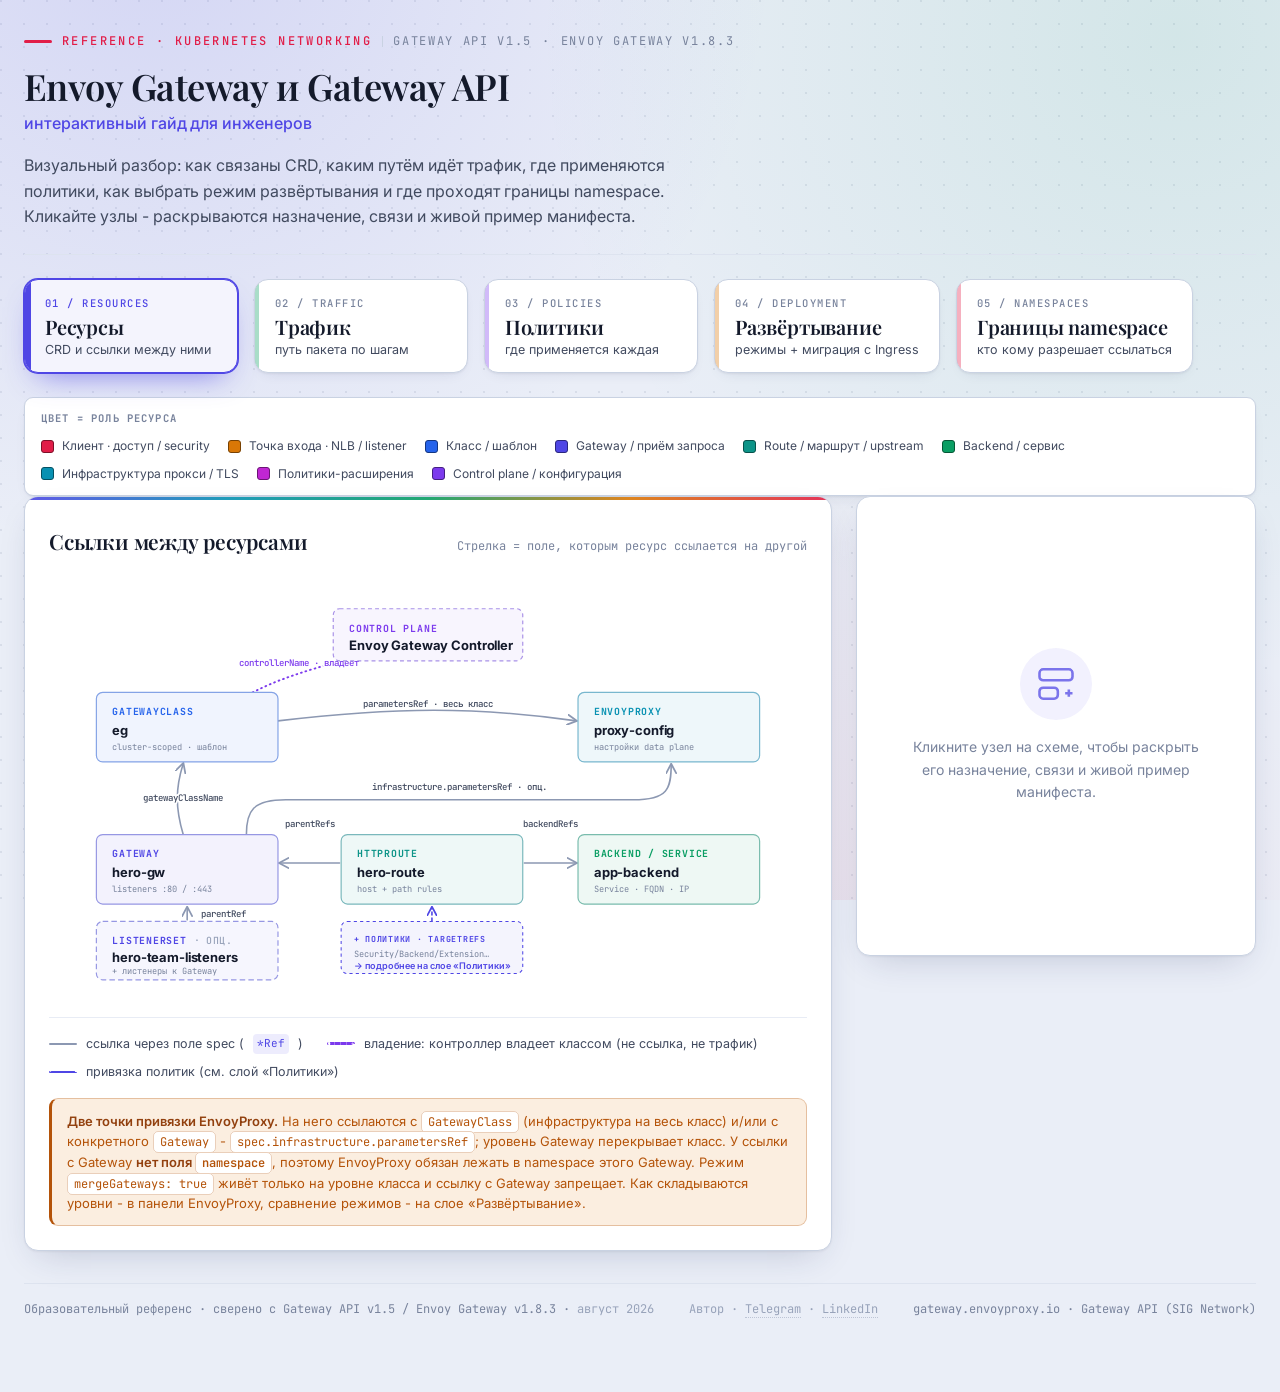
<file: envoy-gateway-visualization/index.html>
<!DOCTYPE html>
<html lang="ru">
<head>
<meta charset="UTF-8">
<meta name="viewport" content="width=device-width, initial-scale=1.0">
<title>Envoy Gateway и Gateway API - интерактивный гайд</title>
<meta name="description" content="Интерактивный разбор Gateway API и Envoy Gateway: как связаны CRD, каким путём идёт трафик, где применяется каждая политика, как выбрать режим развёртывания и где проходят границы namespace.">
<link rel="icon" href="favicon.ico" sizes="any">
<link rel="icon" href="favicon.png" type="image/png">

<!-- Open Graph: LinkedIn requires ABSOLUTE urls - relative ones silently yield no preview,
     and the preview is cached per url for a long time, so a bad first scrape sticks.
     og:url must match the canonical host exactly; update all three if the domain changes,
     then re-run the LinkedIn Post Inspector BEFORE posting. See CONTRIBUTING.md §6. -->
<meta property="og:type" content="article">
<meta property="og:site_name" content="Visual guides">
<meta property="og:locale" content="ru_RU">
<meta property="og:url" content="https://envoy-gateway-guide.onrender.com/">
<meta property="og:title" content="Envoy Gateway и Gateway API - интерактивный гайд">
<meta property="og:description" content="Как связаны CRD, каким путём идёт трафик, где применяется каждая политика, как выбрать режим развёртывания и кто кому разрешает ссылаться через границу namespace. Клик по узлу раскрывает назначение, связи и живой пример манифеста.">
<meta property="og:image" content="https://envoy-gateway-guide.onrender.com/og-preview.png">
<meta property="og:image:width" content="1200">
<meta property="og:image:height" content="627">
<meta property="og:image:alt" content="Схема ссылок между ресурсами Gateway API с раскрытой панелью узла Gateway">
<meta name="twitter:card" content="summary_large_image">

<link rel="preconnect" href="https://fonts.googleapis.com">
<link rel="preconnect" href="https://fonts.gstatic.com" crossorigin>
<link href="https://fonts.googleapis.com/css2?family=Playfair+Display:wght@500;600;700&family=Inter:wght@400;500;600;700&family=JetBrains+Mono:wght@400;500;700&display=swap" rel="stylesheet">
<link rel="stylesheet" href="styles.css?v=29">
</head>
<body>
<div class="wrap">

  <header class="masthead">
    <!-- Two groups inside one eyebrow: rubric (brand) + covered components with the
         versions the content is written against (secondary). Version numbers must stay
         in sync with the claims in data.js / layers/deploy.html - see DESIGN.md §2. -->
    <div class="eyebrow">
      <span class="eb-rubric">Reference · Kubernetes networking</span>
      <span class="eb-topics">
        <span>Gateway API v1.5</span> · <span>Envoy Gateway v1.8.3</span>
      </span>
    </div>
    <h1>Envoy Gateway и Gateway API</h1>
    <p class="subtitle">интерактивный гайд для инженеров</p>
    <p class="lede">Визуальный разбор: как связаны CRD, каким путём идёт трафик,
      где применяются политики, как выбрать режим развёртывания и где проходят границы
      namespace. Кликайте узлы - раскрываются назначение, связи и живой пример манифеста.</p>
  </header>

  <div class="tabs" role="tablist" aria-label="Слои визуализации">
    <button class="tab" role="tab" data-layer="crd" aria-selected="true">
      <span class="tab-idx">01 / RESOURCES</span>
      <span class="tab-title">Ресурсы</span>
      <span class="tab-sub">CRD и ссылки между ними</span>
    </button>
    <button class="tab" role="tab" data-layer="traffic" aria-selected="false">
      <span class="tab-idx">02 / TRAFFIC</span>
      <span class="tab-title">Трафик</span>
      <span class="tab-sub">путь пакета по шагам</span>
    </button>
    <button class="tab" role="tab" data-layer="policies" aria-selected="false">
      <span class="tab-idx">03 / POLICIES</span>
      <span class="tab-title">Политики</span>
      <span class="tab-sub">где применяется каждая</span>
    </button>
    <button class="tab" role="tab" data-layer="deploy" aria-selected="false">
      <span class="tab-idx">04 / DEPLOYMENT</span>
      <span class="tab-title">Развёртывание</span>
      <span class="tab-sub">режимы + миграция с Ingress</span>
    </button>
    <button class="tab" role="tab" data-layer="namespaces" aria-selected="false">
      <span class="tab-idx">05 / NAMESPACES</span>
      <span class="tab-title">Границы namespace</span>
      <span class="tab-sub">кто кому разрешает ссылаться</span>
    </button>
  </div>

  <div class="color-key" aria-label="Легенда цветов ресурсов">
    <span class="ck-title">Цвет = роль ресурса</span>
    <span class="ck client">Клиент · доступ / security</span>
    <span class="ck edge-in">Точка входа · NLB / listener</span>
    <span class="ck class">Класс / шаблон</span>
    <span class="ck gateway">Gateway / приём запроса</span>
    <span class="ck route">Route / маршрут / upstream</span>
    <span class="ck backend">Backend / сервис</span>
    <span class="ck infra">Инфраструктура прокси / TLS</span>
    <span class="ck policy">Политики-расширения</span>
    <span class="ck control">Control plane / конфигурация</span>
  </div>

  <div class="stage">
    <!-- Layer panels are fetched from layers/*.html and injected here at load.
         See bootstrap script below and README.md ("Разбиение на слои"). -->
    <div class="board" id="board">

    </div>

    <!-- ============ SIDE PANEL ============ -->
    <aside class="side" id="side">
      <div class="side-empty" id="side-empty">
        <svg width="44" height="44" viewBox="0 0 24 24" fill="none" stroke="currentColor" stroke-width="1.4">
          <rect x="3" y="4" width="18" height="6" rx="2"/><rect x="3" y="14" width="10" height="6" rx="2"/><path d="M17 17h4M19 15v4"/>
        </svg>
        <p>Кликните узел на схеме, чтобы раскрыть его назначение, связи и живой пример манифеста.</p>
      </div>
      <div class="side-content" id="side-content">
        <div class="side-top">
          <button class="side-close" id="side-close" aria-label="Закрыть">×</button>
          <div class="side-kind" id="s-kind"><span id="s-kind-text"></span><span class="side-badge" id="s-badge"></span></div>
          <div class="side-title" id="s-title"></div>
          <div class="side-scope" id="s-scope"></div>
          <div class="panel-tabs" role="tablist">
            <button class="panel-tab" role="tab" data-pane="overview" aria-selected="true">Обзор</button>
            <button class="panel-tab" role="tab" data-pane="manifest" aria-selected="false">Манифест</button>
          </div>
        </div>
        <div class="side-body">
          <div class="pane active" id="pane-overview"></div>
          <div class="pane" id="pane-manifest"></div>
        </div>
      </div>
    </aside>
  </div>

  <footer class="foot">
    <!-- Versions are now stated in the masthead eyebrow, so the old "не привязан к версии"
         disclaimer would contradict it. Keep this line and the eyebrow in sync. -->
    <span>Образовательный референс · сверено с Gateway API v1.5 / Envoy Gateway v1.8.3
      · <time datetime="2026-08">август 2026</time></span>
    <span class="foot-author">Автор ·
      <a href="https://t.me/mmmmort" target="_blank" rel="noopener noreferrer">Telegram</a> ·
      <a href="https://www.linkedin.com/in/mortalius/" target="_blank" rel="noopener noreferrer">LinkedIn</a>
    </span>
    <span>gateway.envoyproxy.io · Gateway API (SIG Network)</span>
  </footer>
</div>

<!-- Bootstrap: fetch layer partials into #board, THEN load behavior.
     data.js (pure content model, no DOM) is loaded up front.
     app.js is loaded LAST, only after every layer is in the DOM - so its
     load-time wiring (.node handlers, stepper, cp-toggle, deep-link) finds a
     complete document and needs no async awareness. Requires an http server
     (fetch is blocked on file://) - see README.md. Bump ?v=N on asset edits. -->
<script src="data.js?v=29"></script>
<script>
(async () => {
  const V = 29;                                    // cache-bust version (keep in sync with ?v= above)
  const LAYERS = ['crd','traffic','policies','deploy','namespaces'];   // injection order = tab order
  const board = document.getElementById('board');
  try {
    const parts = await Promise.all(
      LAYERS.map(async name => {
        const res = await fetch(`layers/${name}.html?v=${V}`);
        if(!res.ok) throw new Error(`${name}: HTTP ${res.status}`);
        return res.text();
      })
    );
    board.insertAdjacentHTML('beforeend', parts.join('\n'));
  } catch(err){
    board.innerHTML = `<div class="board-head"><h2>Не удалось загрузить слои</h2>`
      + `<span class="hint">${err.message}. Запустите через http-сервер: <code>python3 -m http.server</code></span></div>`;
    console.error('Layer load failed:', err);
    return;                                        // don't load app.js against an empty board
  }
  const s = document.createElement('script');
  s.src = `app.js?v=${V}`;
  document.body.appendChild(s);
})();
</script>
</body>
</html>
</file>
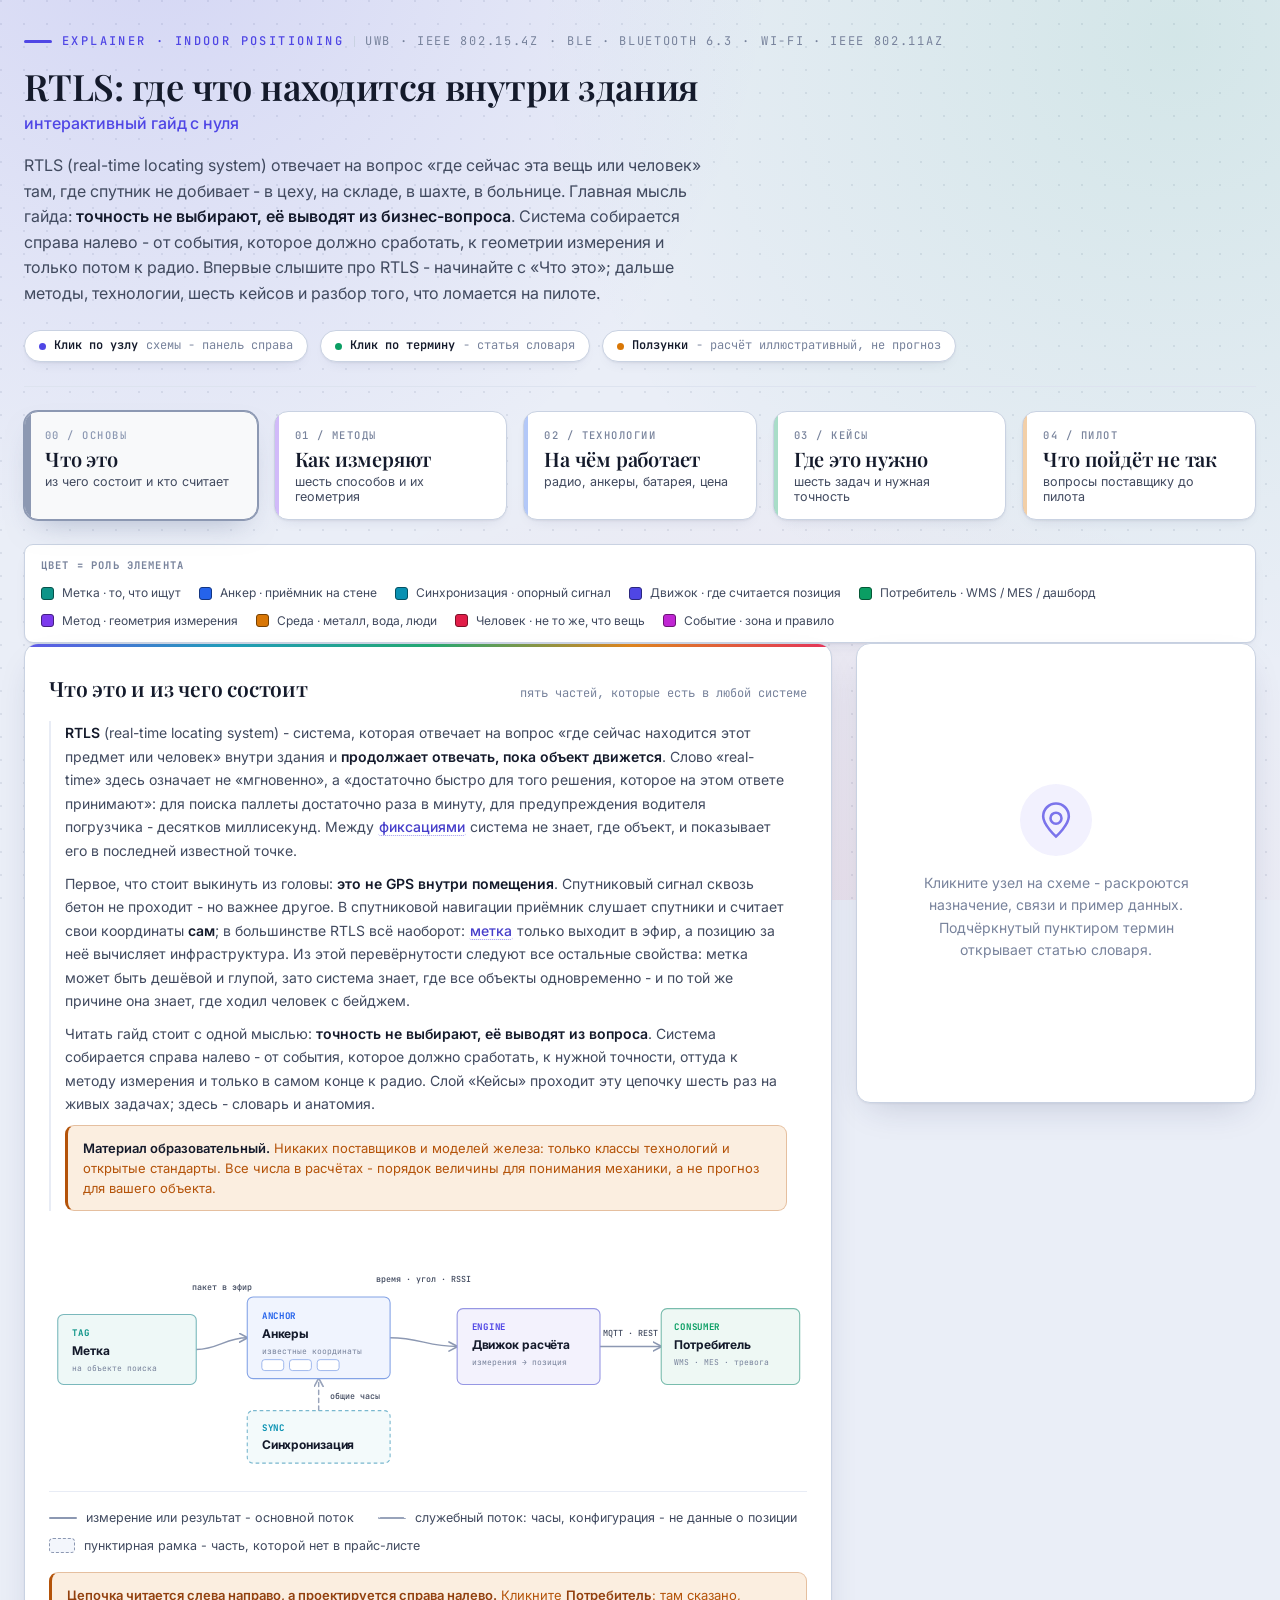
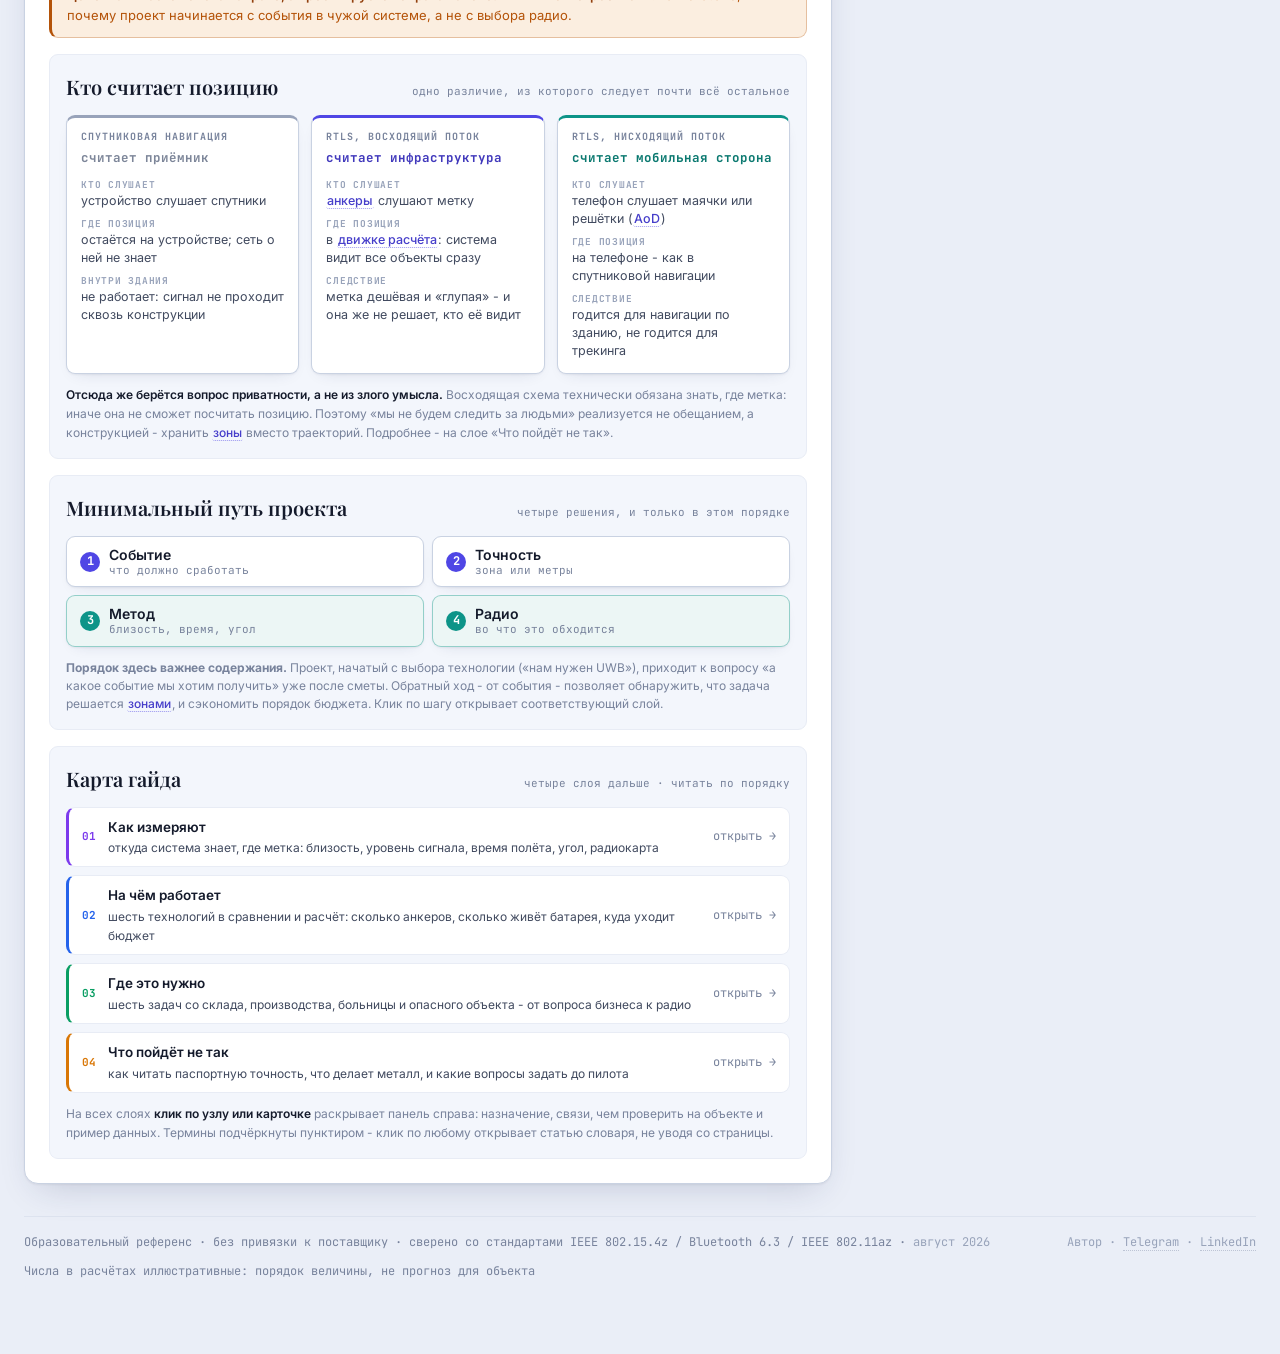
<file: rtls-indoor-positioning/index.html>
<!DOCTYPE html>
<html lang="ru">
<head>
<meta charset="UTF-8">
<meta name="viewport" content="width=device-width, initial-scale=1.0">
<title>RTLS: где что находится внутри здания - интерактивный гайд</title>
<meta name="description" content="Введение в RTLS (real-time locating systems) с нуля: из чего состоит система, как она измеряет расстояние и угол, какое радио под какую задачу, шесть производственных кейсов и что проверить до пилота.">
<link rel="icon" href="favicon.ico" sizes="any">
<link rel="icon" href="favicon.png" type="image/png">

<!-- Open Graph: LinkedIn requires ABSOLUTE urls - relative ones silently yield no preview,
     and the preview is cached per url for a long time, so a bad first scrape sticks.
     og:url must match the canonical host exactly; update all three if the domain changes,
     then re-run the LinkedIn Post Inspector BEFORE posting. See CONTRIBUTING.md §6.
     og-preview.png does NOT exist yet - it needs real content to screenshot. Recorded in
     TODO.md; the guide must not be linked anywhere until the file is there. -->
<meta property="og:type" content="article">
<meta property="og:site_name" content="Visual guides">
<meta property="og:locale" content="ru_RU">
<meta property="og:url" content="https://rtls-guide.onrender.com/">
<meta property="og:title" content="RTLS: где что находится внутри здания - интерактивный гайд">
<meta property="og:description" content="Точность - не характеристика системы, а следствие бизнес-вопроса. Гайд с нуля: анатомия RTLS, шесть методов измерения, сравнение UWB / BLE / Wi-Fi / RFID, шесть кейсов со склада, производства и больницы и расчёт «цены точности» ползунками.">
<meta property="og:image" content="https://rtls-guide.onrender.com/og-preview.png">
<meta property="og:image:width" content="1200">
<meta property="og:image:height" content="627">
<meta property="og:image:alt" content="Схема анатомии RTLS: метка, анкеры, движок расчёта и потребитель позиции с раскрытой панелью">
<meta name="twitter:card" content="summary_large_image">

<link rel="preconnect" href="https://fonts.googleapis.com">
<link rel="preconnect" href="https://fonts.gstatic.com" crossorigin>
<link href="https://fonts.googleapis.com/css2?family=Playfair+Display:wght@500;600;700&family=Inter:wght@400;500;600;700&family=JetBrains+Mono:wght@400;500;700&display=swap" rel="stylesheet">
<link rel="stylesheet" href="styles.css?v=6">
</head>
<body>
<div class="wrap">

  <header class="masthead">
    <!-- Two groups inside one eyebrow: rubric (indigo - rose is loss semantics here, see
         DESIGN.md §1) + the standards the content is written against. Keep these in sync
         with the version claims in data.js: they are checkable in upstream, unlike vendor
         datasheets. -->
    <div class="eyebrow">
      <span class="eb-rubric">Explainer · Indoor positioning</span>
      <span class="eb-topics">
        <span>UWB · IEEE 802.15.4z</span> · <span>BLE · Bluetooth 6.3</span> · <span>Wi-Fi · IEEE 802.11az</span>
      </span>
    </div>
    <h1>RTLS: где что находится внутри здания</h1>
    <p class="subtitle">интерактивный гайд с нуля</p>
    <p class="lede">RTLS (real-time locating system) отвечает на вопрос «где сейчас эта вещь или
      человек» там, где спутник не добивает - в цеху, на складе, в шахте, в больнице.
      Главная мысль гайда: <b>точность не выбирают, её выводят из бизнес-вопроса</b>. Система
      собирается справа налево - от события, которое должно сработать, к геометрии измерения и
      только потом к радио. Впервые слышите про RTLS - начинайте с «Что это»; дальше методы,
      технологии, шесть кейсов и разбор того, что ломается на пилоте.</p>
    <div class="doc-note">
      <span><b>Клик по узлу</b> схемы - панель справа</span>
      <span><b>Клик по термину</b> - статья словаря</span>
      <span><b>Ползунки</b> - расчёт иллюстративный, не прогноз</span>
    </div>
  </header>

  <div class="tabs" role="tablist" aria-label="Слои визуализации">
    <button class="tab" role="tab" data-layer="intro" aria-selected="true">
      <span class="tab-idx">00 / ОСНОВЫ</span>
      <span class="tab-title">Что это</span>
      <span class="tab-sub">из чего состоит и кто считает</span>
    </button>
    <button class="tab" role="tab" data-layer="methods" aria-selected="false">
      <span class="tab-idx">01 / МЕТОДЫ</span>
      <span class="tab-title">Как измеряют</span>
      <span class="tab-sub">шесть способов и их геометрия</span>
    </button>
    <button class="tab" role="tab" data-layer="tech" aria-selected="false">
      <span class="tab-idx">02 / ТЕХНОЛОГИИ</span>
      <span class="tab-title">На чём работает</span>
      <span class="tab-sub">радио, анкеры, батарея, цена</span>
    </button>
    <button class="tab" role="tab" data-layer="cases" aria-selected="false">
      <span class="tab-idx">03 / КЕЙСЫ</span>
      <span class="tab-title">Где это нужно</span>
      <span class="tab-sub">шесть задач и нужная точность</span>
    </button>
    <button class="tab" role="tab" data-layer="pilot" aria-selected="false">
      <span class="tab-idx">04 / ПИЛОТ</span>
      <span class="tab-title">Что пойдёт не так</span>
      <span class="tab-sub">вопросы поставщику до пилота</span>
    </button>
  </div>

  <!-- Colour = role of the element, reused across layers by role. Hidden on the layers
       without a node graph (see .color-key rules in styles.css). -->
  <div class="color-key" aria-label="Легенда цветов элементов">
    <span class="ck-title">Цвет = роль элемента</span>
    <span class="ck tag">Метка · то, что ищут</span>
    <span class="ck anchor">Анкер · приёмник на стене</span>
    <span class="ck sync">Синхронизация · опорный сигнал</span>
    <span class="ck engine">Движок · где считается позиция</span>
    <span class="ck consumer">Потребитель · WMS / MES / дашборд</span>
    <span class="ck method">Метод · геометрия измерения</span>
    <span class="ck env">Среда · металл, вода, люди</span>
    <span class="ck person">Человек · не то же, что вещь</span>
    <span class="ck event">Событие · зона и правило</span>
  </div>

  <div class="stage">
    <!-- Layer panels are fetched from layers/*.html and injected here at load.
         See bootstrap script below and README.md ("Порядок загрузки"). -->
    <div class="board" id="board">

    </div>

    <!-- ============ SIDE PANEL ============ -->
    <!-- Two jobs, unlike the donor guide: the detail of a selected diagram node AND the
         glossary entry of any term chip on the page (data-term). Hence the empty-state
         copy mentions both. -->
    <aside class="side" id="side">
      <div class="side-empty" id="side-empty">
        <svg width="44" height="44" viewBox="0 0 24 24" fill="none" stroke="currentColor" stroke-width="1.4">
          <circle cx="12" cy="11" r="3"/><path d="M12 21s7-6.2 7-11a7 7 0 1 0-14 0c0 4.8 7 11 7 11z"/>
        </svg>
        <p>Кликните узел на схеме - раскроются назначение, связи и пример данных.
          Подчёркнутый пунктиром термин открывает статью словаря.</p>
      </div>
      <div class="side-content" id="side-content">
        <div class="side-top">
          <button class="side-close" id="side-close" aria-label="Закрыть">×</button>
          <div class="side-kind" id="s-kind"><span id="s-kind-text"></span><span class="side-badge" id="s-badge"></span></div>
          <div class="side-title" id="s-title"></div>
          <div class="side-scope" id="s-scope"></div>
          <!-- Owner chip (DESIGN.md §3.18): who buys this element and lives with it.
               Sits OUTSIDE the panes on purpose - true of the element, not of one tab. -->
          <div class="side-owner" id="s-owner"></div>
          <div class="panel-tabs" role="tablist">
            <button class="panel-tab" role="tab" data-pane="overview" aria-selected="true">Обзор</button>
            <button class="panel-tab" role="tab" data-pane="data" aria-selected="false">Данные</button>
          </div>
        </div>
        <div class="side-body">
          <div class="pane active" id="pane-overview"></div>
          <div class="pane" id="pane-data"></div>
        </div>
      </div>
    </aside>
  </div>

  <!-- ?selftest=1 banner (CONTRIBUTING.md §5). Empty and display:none until run. -->
  <pre id="selftest" aria-live="polite"></pre>

  <footer class="foot">
    <span>Образовательный референс · без привязки к поставщику · сверено со стандартами
      IEEE 802.15.4z / Bluetooth 6.3 / IEEE 802.11az · <time datetime="2026-08">август 2026</time></span>
    <span class="foot-author">Автор ·
      <a href="https://t.me/mmmmort" target="_blank" rel="noopener noreferrer">Telegram</a> ·
      <a href="https://www.linkedin.com/in/mortalius/" target="_blank" rel="noopener noreferrer">LinkedIn</a>
    </span>
    <span>Числа в расчётах иллюстративные: порядок величины, не прогноз для объекта</span>
  </footer>
</div>

<!-- Bootstrap: fetch layer partials into #board, THEN load behavior.
     model.js (pure arithmetic) and data.js (pure content model, no DOM) load up front.
     app.js is loaded LAST, only after every layer is in the DOM - so its load-time
     wiring (.node handlers, term chips, knobs, deep links) finds a complete document
     and needs no async awareness. Requires an http server (fetch is blocked on
     file://) - see README.md. Bump ?v=N on asset edits: the <link> above, both script
     literals here, and the V constant below - grep -n '?v=' index.html. -->
<script src="model.js?v=6"></script>
<script src="data.js?v=6"></script>
<script>
(async () => {
  const V = 6;                                     // cache-bust version (keep in sync with ?v= above)
  const LAYERS = ['intro','methods','tech','cases','pilot'];   // injection order = tab order
  const board = document.getElementById('board');
  try {
    const parts = await Promise.all(
      LAYERS.map(async name => {
        const res = await fetch(`layers/${name}.html?v=${V}`);
        if(!res.ok) throw new Error(`${name}: HTTP ${res.status}`);
        return res.text();
      })
    );
    board.insertAdjacentHTML('beforeend', parts.join('\n'));
  } catch(err){
    board.innerHTML = `<div class="board-head"><h2>Не удалось загрузить слои</h2>`
      + `<span class="hint">${err.message}. Запустите через http-сервер: <code>python3 -m http.server</code></span></div>`;
    console.error('Layer load failed:', err);
    return;                                        // don't load app.js against an empty board
  }
  const s = document.createElement('script');
  s.src = `app.js?v=${V}`;
  document.body.appendChild(s);
})();
</script>
</body>
</html>
</file>
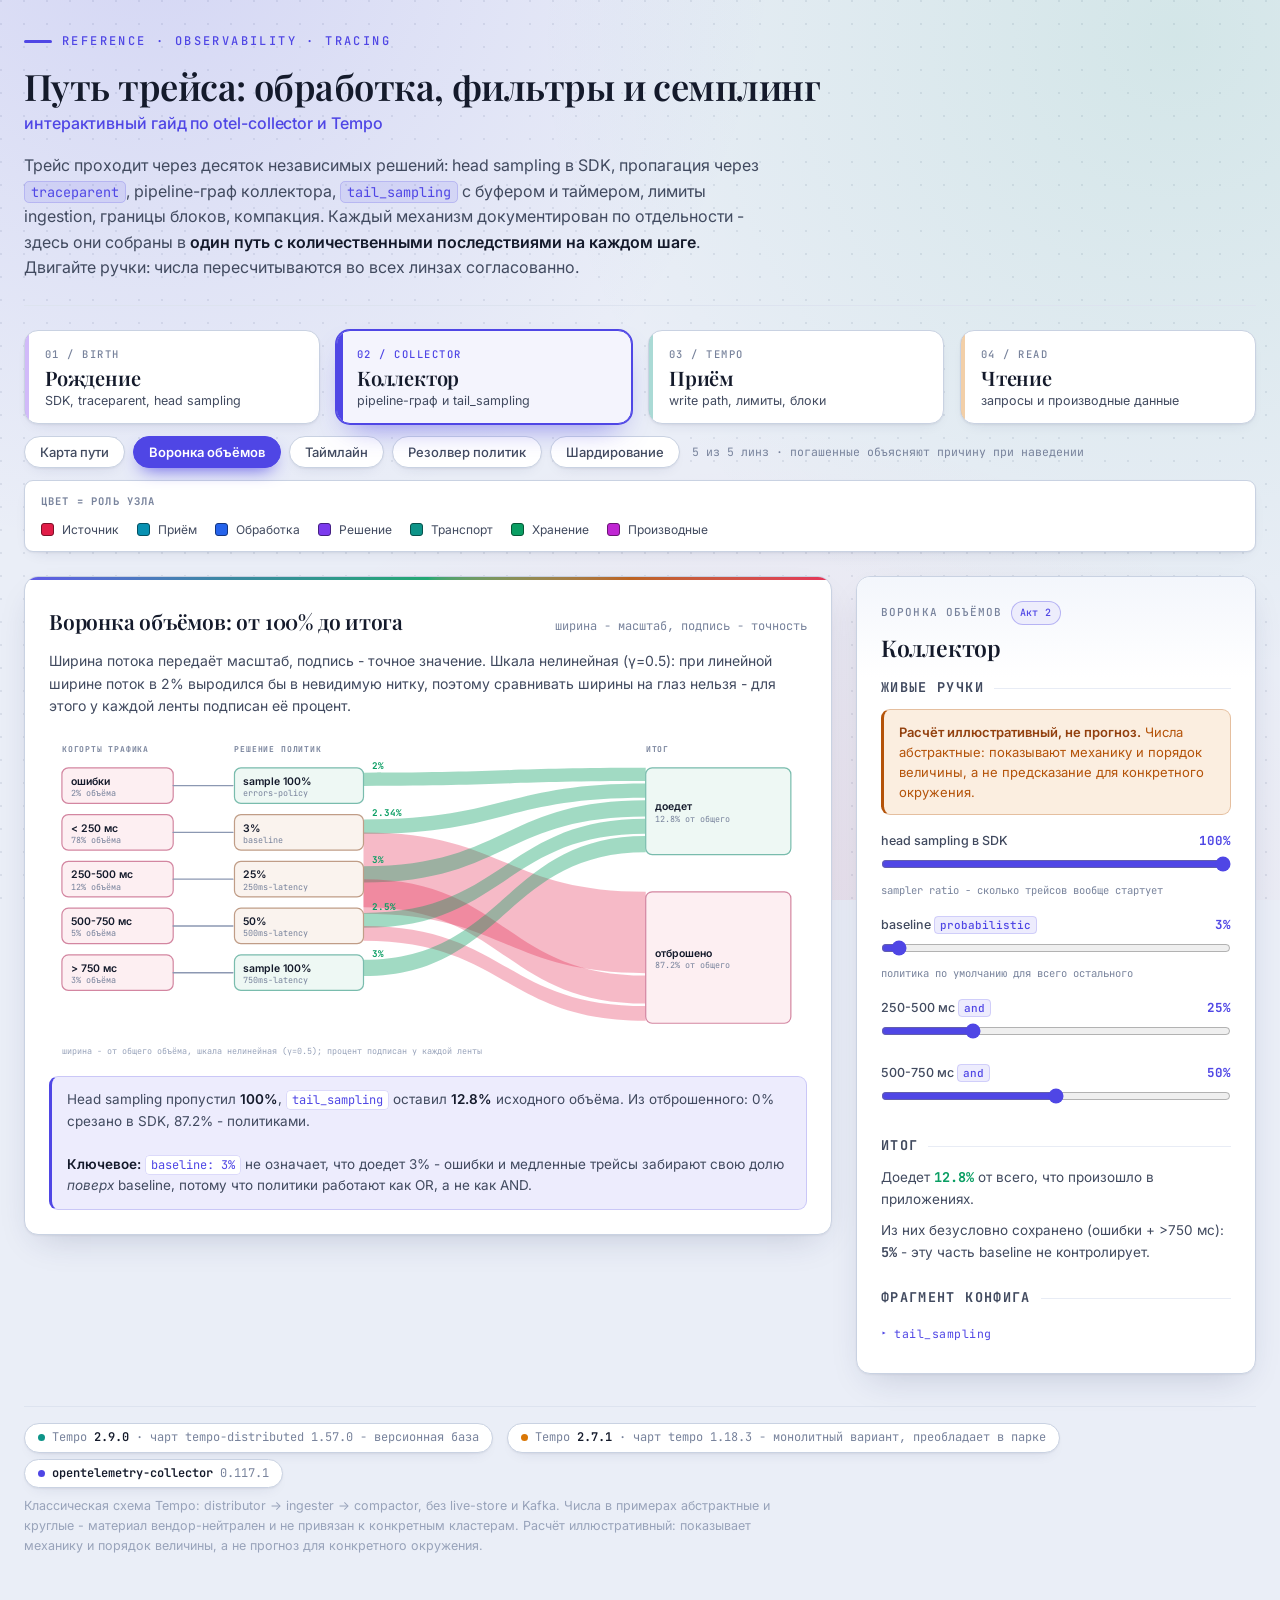
<file: traces-tempo/index.html>
<!DOCTYPE html>
<html lang="ru">
<head>
<meta charset="UTF-8">
<meta name="viewport" content="width=device-width, initial-scale=1.0">
<title>Путь трейса: обработка, фильтры и семплинг в otel-collector и Tempo</title>
<link rel="preconnect" href="https://fonts.googleapis.com">
<link rel="preconnect" href="https://fonts.gstatic.com" crossorigin>
<link href="https://fonts.googleapis.com/css2?family=Playfair+Display:wght@500;600;700&family=Inter:wght@400;500;600;700&family=JetBrains+Mono:wght@400;500;700&display=swap" rel="stylesheet">
<link rel="stylesheet" href="styles.css?v=1">
</head>
<body>
<div class="wrap" data-act="collector">

  <header class="masthead">
    <div class="eyebrow">Reference · Observability · Tracing</div>
    <h1>Путь трейса: обработка, фильтры и семплинг</h1>
    <p class="subtitle">интерактивный гайд по otel-collector и Tempo</p>
    <p class="lede">Трейс проходит через десяток независимых решений: head sampling в SDK, пропагация через
      <code>traceparent</code>, pipeline-граф коллектора, <code>tail_sampling</code> с буфером и таймером,
      лимиты ingestion, границы блоков, компакция. Каждый механизм документирован по отдельности -
      здесь они собраны в <b>один путь с количественными последствиями на каждом шаге</b>.
      Двигайте ручки: числа пересчитываются во всех линзах согласованно.</p>
  </header>

  <!-- Act tabs: each carries its own hue, so the nav doubles as the act legend.
       Rendered from ACTS (data.js) by app.js. -->
  <div class="tabs" id="tabs" role="tablist" aria-label="Акты пути трейса"></div>

  <!-- Lens nav (second level). Lenses are reused across acts; ones that don't
       apply stay visible but dimmed, with the reason in title. -->
  <div class="lenses" id="lenses" role="tablist" aria-label="Линзы"></div>

  <div class="color-key" id="color-key" aria-label="Легенда цветов узлов"></div>

  <div class="stage">
    <div class="board" id="board">
      <div class="board-head">
        <h2 id="lens-title"></h2>
        <span class="hint" id="lens-hint"></span>
      </div>
      <p class="board-lede" id="lens-lede"></p>
      <div class="lens-panel" id="lens-panel"></div>
    </div>

    <!-- Side panel is the LENS CONSOLE (knobs, result, caveats, config), not a
         detail view of a selected node - so it is always populated and has no
         empty state. See DESIGN.md §3.6. -->
    <aside class="side" id="side">
      <div class="side-top">
        <div class="side-kind">
          <span id="side-kind"></span>
          <span class="side-badge" id="side-badge"></span>
        </div>
        <div class="side-title" id="side-title"></div>
      </div>
      <div class="side-body" id="side-body"></div>
    </aside>
  </div>

  <pre id="selftest"></pre>

  <footer class="foot">
    <div class="versions" id="versions"></div>
    <div class="foot-note">
      Классическая схема Tempo: distributor → ingester → compactor, без live-store и Kafka.
      Числа в примерах абстрактные и круглые - материал вендор-нейтрален и не привязан к конкретным
      кластерам. Расчёт иллюстративный: показывает механику и порядок величины, а не прогноз
      для конкретного окружения.
    </div>
  </footer>
</div>

<!-- Load order: model (pure math) → data (content) → app (behavior).
     app.js wires everything at load time, so it must come last.
     Bump ?v=N on every asset edit (keep in sync with styles.css above). -->
<script src="model.js?v=1"></script>
<script src="data.js?v=1"></script>
<script src="app.js?v=1"></script>
</body>
</html>
</file>
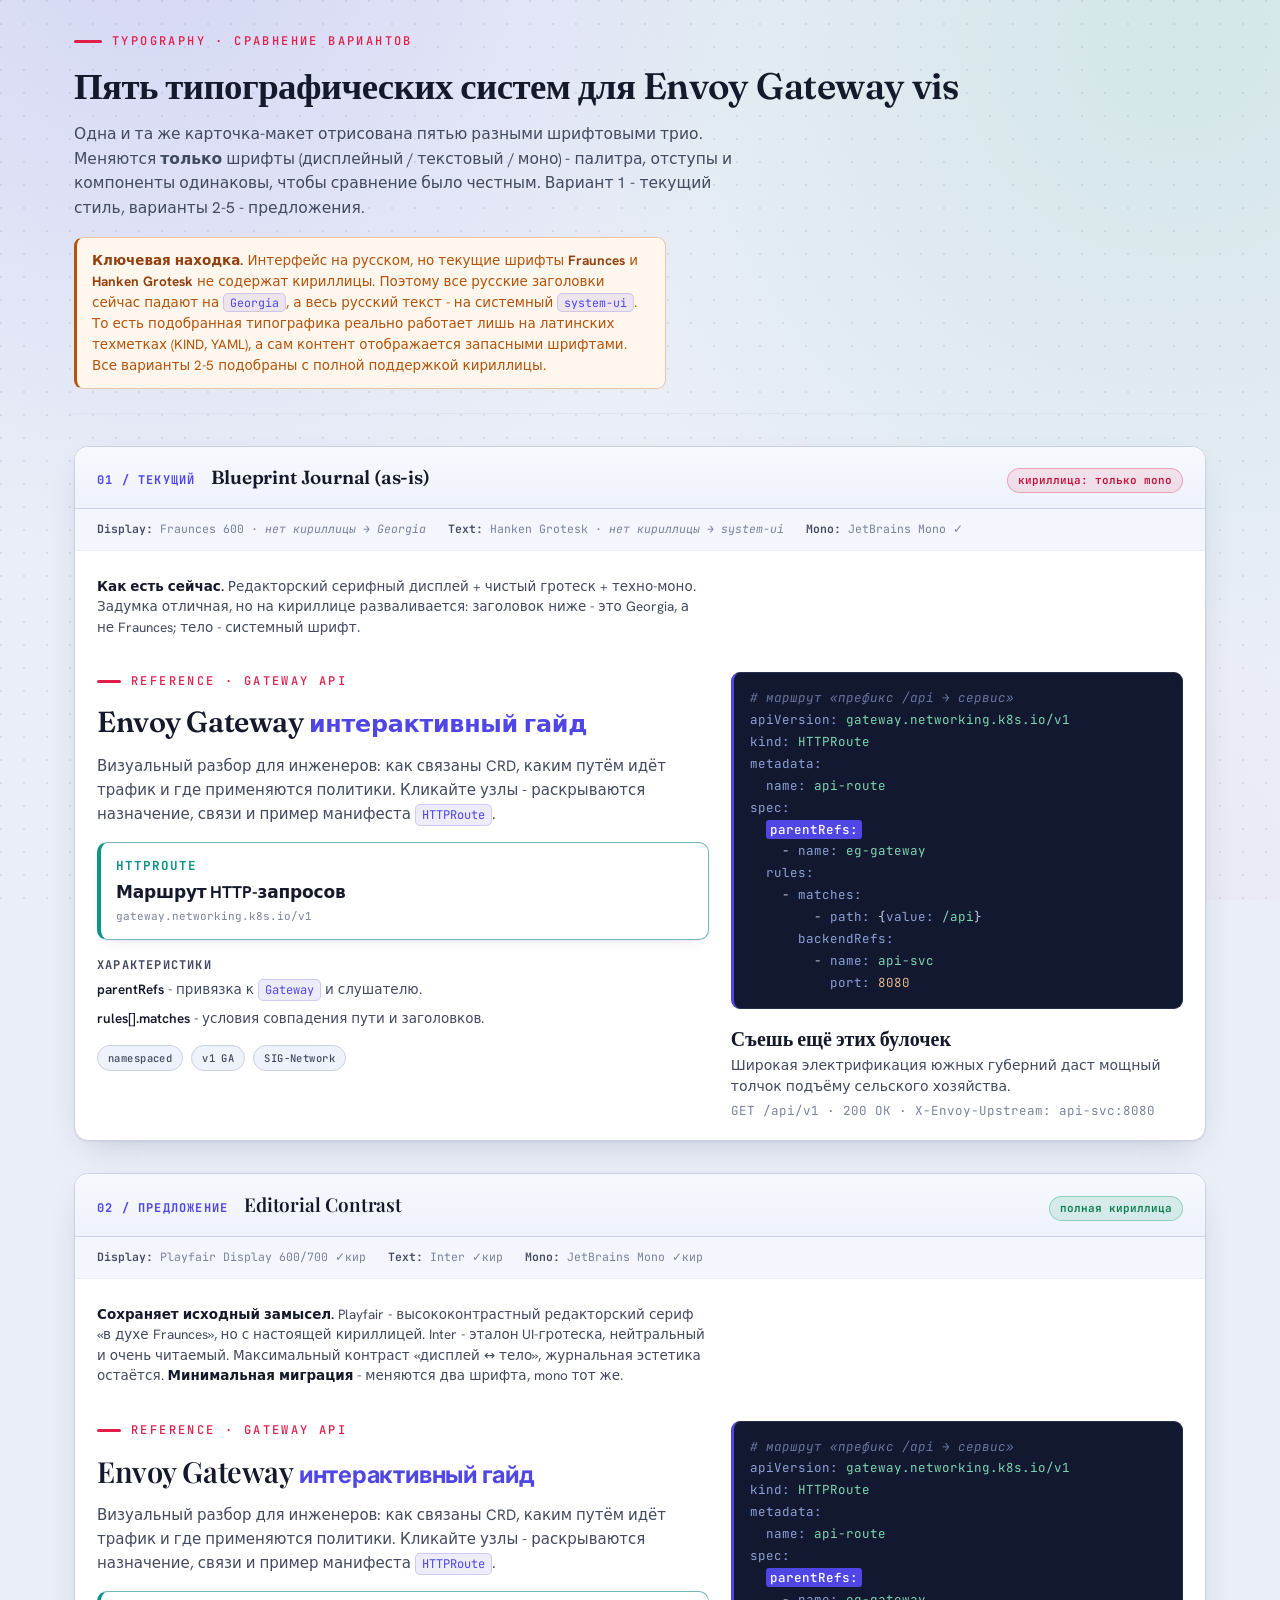
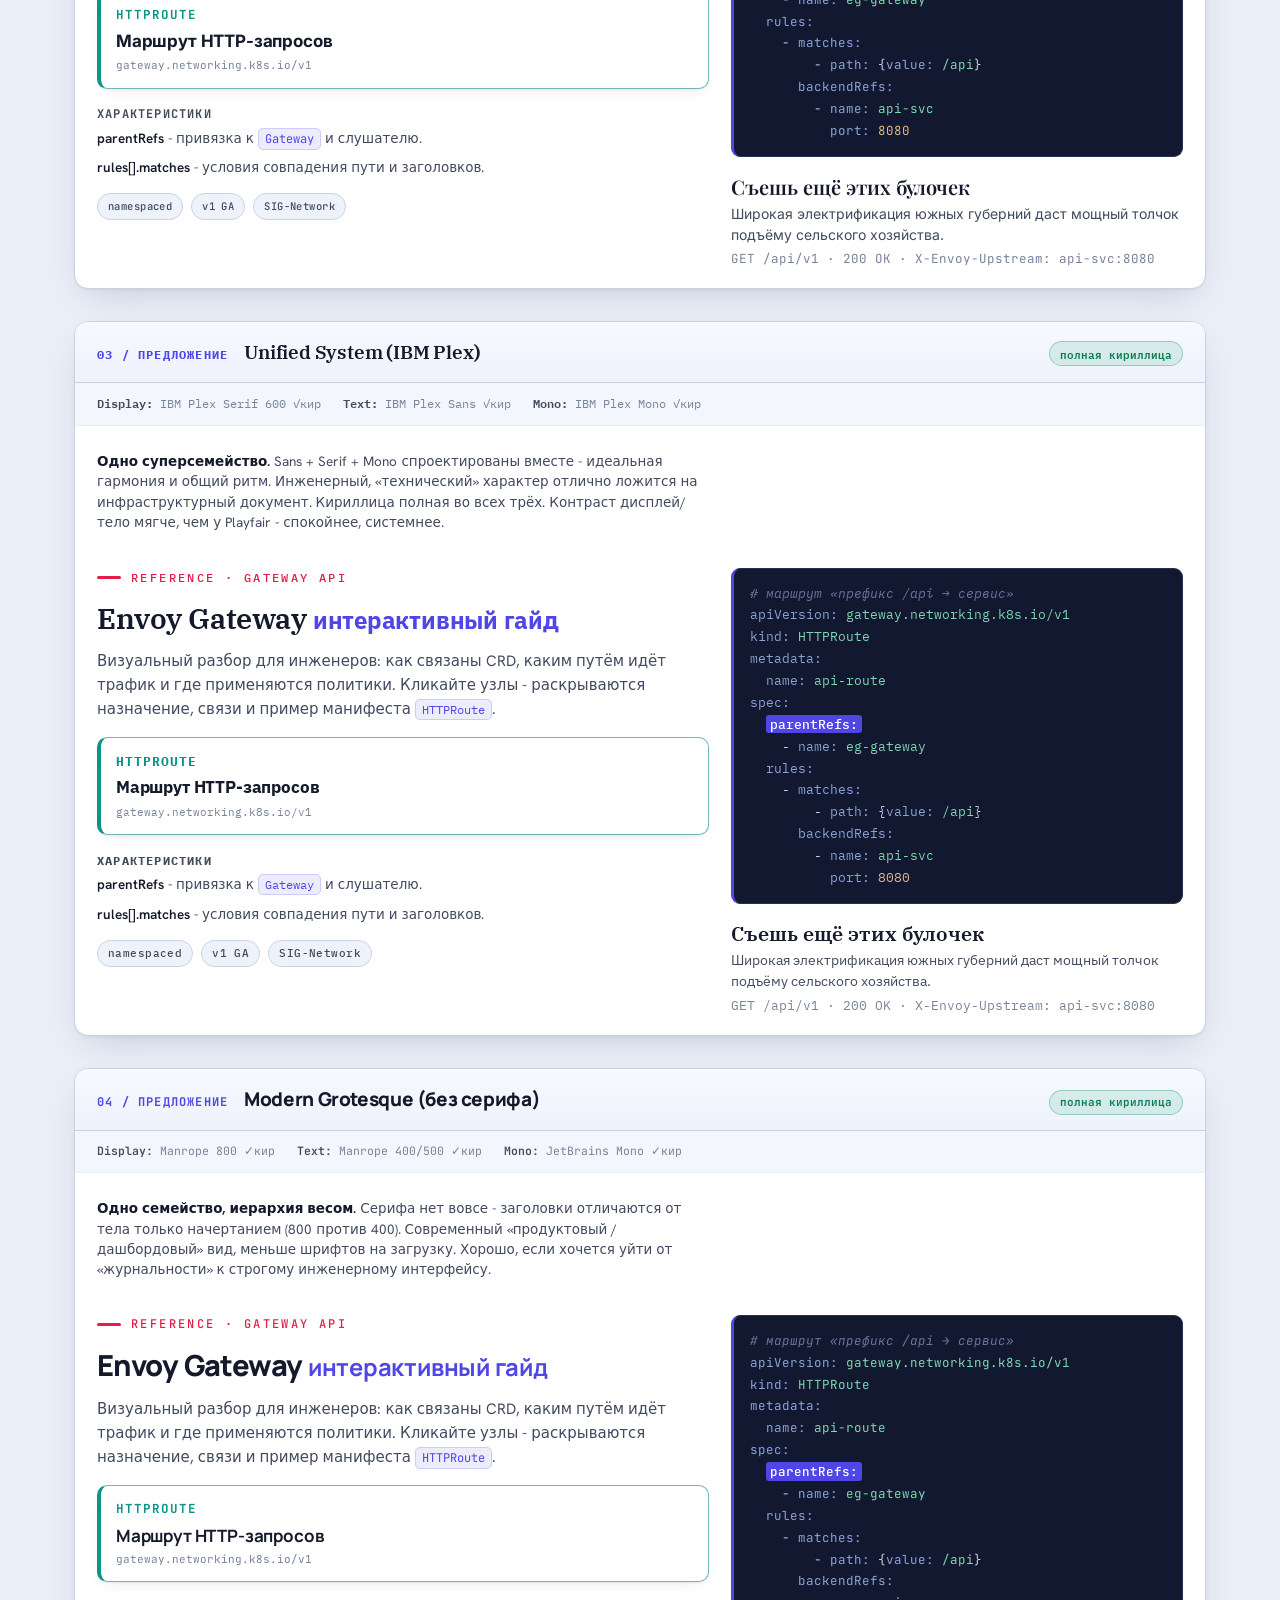
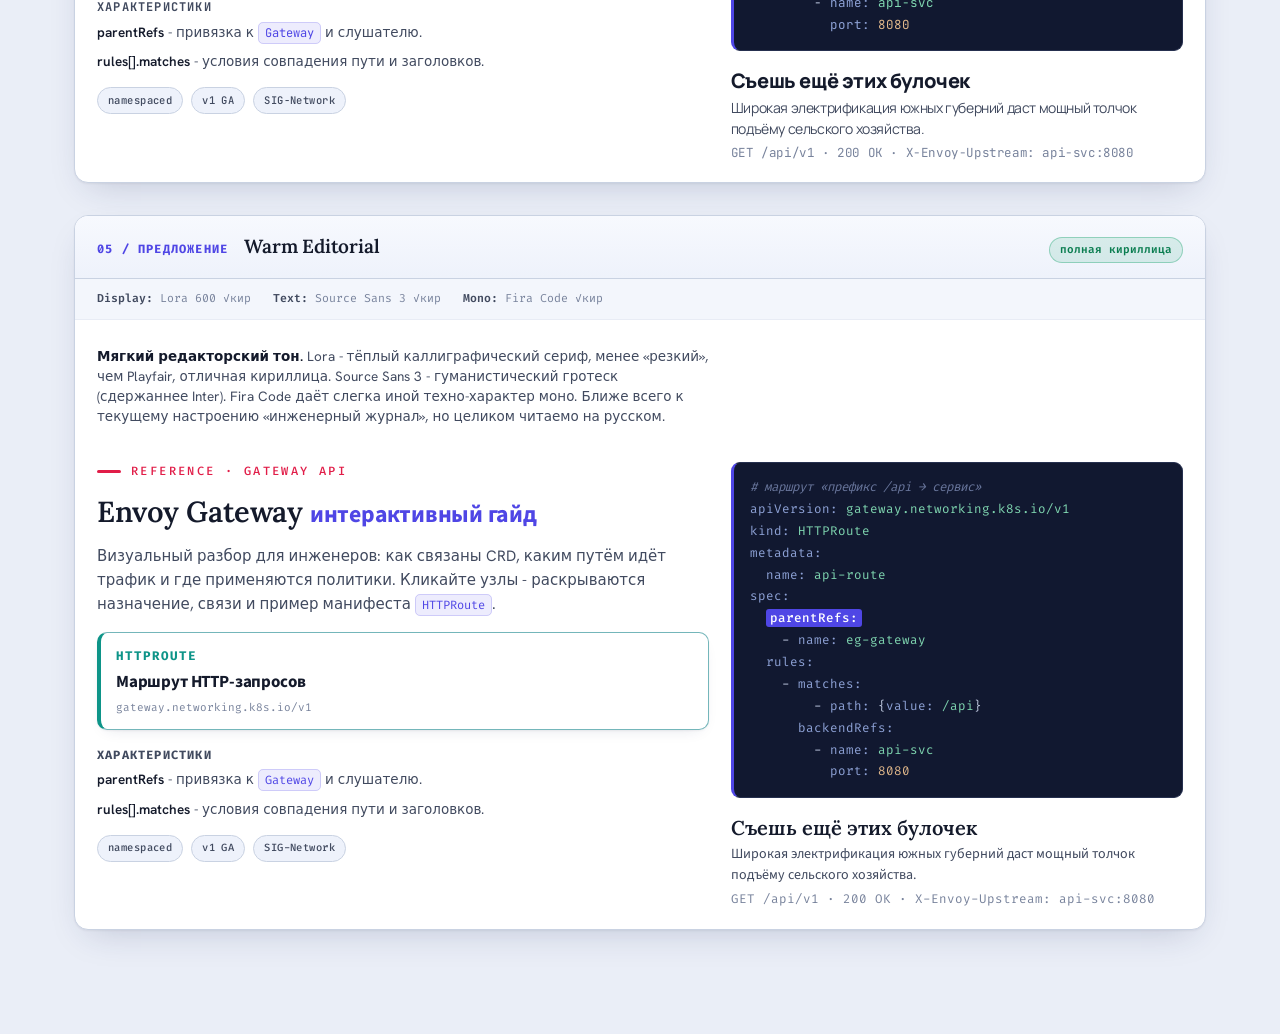
<file: envoy-gateway-visualization/font-explore.html>
<!DOCTYPE html>
<html lang="ru">
<head>
<meta charset="UTF-8">
<meta name="viewport" content="width=device-width, initial-scale=1.0">
<title>Envoy Gateway vis - сравнение вариантов типографики</title>
<link rel="preconnect" href="https://fonts.googleapis.com">
<link rel="preconnect" href="https://fonts.gstatic.com" crossorigin>
<!-- All families needed across the 5 variants. Cyrillic subset requested where the
     family supports it (Google serves it automatically via unicode-range). -->
<link href="https://fonts.googleapis.com/css2?family=Fraunces:opsz,wght@9..144,400;9..144,600;9..144,700&family=Hanken+Grotesk:wght@400;500;600;700&family=JetBrains+Mono:wght@400;500;700&family=Playfair+Display:wght@500;600;700&family=Inter:wght@400;500;600;700&family=IBM+Plex+Serif:wght@500;600&family=IBM+Plex+Sans:wght@400;500;600;700&family=IBM+Plex+Mono:wght@400;500;600&family=Manrope:wght@400;500;600;700;800&family=Lora:wght@500;600;700&family=Source+Sans+3:wght@400;500;600;700&family=Fira+Code:wght@400;500&display=swap" rel="stylesheet">
<style>
/* ============================================================
   Font-exploration harness.
   Reuses the real "Blueprint Journal" palette so each variant is
   judged in-context. The ONLY thing that changes between variants
   is the type trio (--v-display / --v-font / --v-mono).
   ============================================================ */
:root{
  --bg-primary:#eaeef7;
  --bg-surface:#ffffff;
  --bg-surface-2:#f3f6fc;
  --bg-inset:#eef2fb;
  --border:#dde3ef;
  --border-faint:#e8ecf5;
  --border-muted:#c9d2e2;
  --border-2:#8c98b2;
  --text-primary:#141a2b;
  --text-secondary:#414a5f;
  --text-muted:#78839c;
  --text-3:#98a3ba;
  --primary:#4f46e5;
  --accent-manifest-weak:rgba(79,70,229,.10);
  --accent-traffic:#0a9e63;
  --brand:#e11d48;
  --accent-warning:#b45309;
  --c-teal:#0d9488;
  --radius:9px;
  --radius-lg:14px;
  --shadow:0 1px 2px rgba(20,26,43,.05),0 14px 34px -14px rgba(30,41,90,.22);
  --shadow-sm:0 1px 2px rgba(20,26,43,.05),0 6px 16px -10px rgba(30,41,90,.2);
  --s-xs:8px; --s-sm:12px; --s-md:16px; --s-lg:24px; --s-xl:32px;
  --ease:cubic-bezier(.4,0,.2,1);

  /* default trio = current project (overridden per variant) */
  --v-font:"Hanken Grotesk",system-ui,-apple-system,Segoe UI,sans-serif;
  --v-display:"Fraunces",Georgia,"Times New Roman",serif;
  --v-mono:"JetBrains Mono",ui-monospace,SFMono-Regular,Menlo,monospace;
}
*{box-sizing:border-box;}
html,body{margin:0;padding:0;}
body{
  font-family:var(--v-font);
  color:var(--text-secondary);
  background-color:var(--bg-primary);
  background-image:
    radial-gradient(circle at 12% -8%, rgba(79,70,229,.14), transparent 42%),
    radial-gradient(circle at 92% 4%, rgba(10,158,99,.10), transparent 44%),
    radial-gradient(circle at 60% 120%, rgba(225,29,72,.08), transparent 50%),
    radial-gradient(circle at 1px 1px, rgba(72,86,120,.11) 1px, transparent 0);
  background-size:auto,auto,auto,23px 23px;
  background-attachment:fixed;
  -webkit-font-smoothing:antialiased;
  line-height:1.6;font-size:16px;min-height:100vh;
}
.wrap{max-width:1180px;margin:0 auto;padding:var(--s-xl) var(--s-lg) 72px;}

/* ---- page intro ---- */
.page-head{padding-bottom:var(--s-lg);margin-bottom:var(--s-xl);border-bottom:1px solid var(--border);}
.page-head .kicker{font-family:var(--v-mono);font-size:12px;letter-spacing:.2em;text-transform:uppercase;color:var(--brand);font-weight:500;display:flex;align-items:center;gap:10px;margin-bottom:var(--s-md);}
.page-head .kicker::before{content:"";width:28px;height:3px;border-radius:3px;background:var(--brand);}
.page-head h1{font-family:var(--v-display);font-size:clamp(1.5rem,3vw,2.3rem);font-weight:600;line-height:1.05;letter-spacing:-.015em;margin:0 0 var(--s-md);color:var(--text-primary);}
.page-head p{font-size:15.5px;color:var(--text-secondary);max-width:74ch;margin:0 0 12px;}
.page-head .warn{background:#fff7ed;border:1px solid color-mix(in srgb,var(--accent-warning) 30%,transparent);border-left:3px solid var(--accent-warning);border-radius:var(--radius);padding:12px 15px;font-size:13.5px;color:var(--accent-warning);max-width:74ch;line-height:1.55;margin-top:var(--s-md);}
.page-head .warn b{color:#92400e;}
.page-head code{font-family:var(--v-mono);font-size:.86em;background:var(--accent-manifest-weak);color:var(--primary);padding:1px 6px;border-radius:5px;border:1px solid color-mix(in srgb,var(--primary) 20%,transparent);}

/* ---- variant frame ---- */
.variant{margin-bottom:var(--s-xl);background:var(--bg-surface);border:1px solid var(--border-muted);border-radius:var(--radius-lg);box-shadow:var(--shadow);overflow:hidden;}
.variant-bar{display:flex;flex-wrap:wrap;align-items:baseline;gap:6px 16px;padding:15px 22px;background:linear-gradient(180deg,#f7f9fe,#eef2fb);border-bottom:1px solid var(--border-muted);}
.variant-bar .vn{font-family:var(--v-mono);font-size:12px;font-weight:700;letter-spacing:.1em;text-transform:uppercase;color:var(--primary);}
.variant-bar .vt{font-family:var(--v-display);font-size:19px;font-weight:600;color:var(--text-primary);letter-spacing:-.01em;}
.variant-bar .vtag{margin-left:auto;font-family:var(--v-mono);font-size:11px;padding:3px 10px;border-radius:999px;font-weight:600;}
.vtag.ok{background:rgba(10,158,99,.12);color:#0a7d50;border:1px solid rgba(10,158,99,.35);}
.vtag.bad{background:rgba(225,29,72,.10);color:#be123c;border:1px solid rgba(225,29,72,.32);}
.variant-meta{display:flex;flex-wrap:wrap;gap:6px 22px;padding:11px 22px;background:var(--bg-surface-2);border-bottom:1px solid var(--border-faint);font-family:var(--v-mono);font-size:11.5px;color:var(--text-muted);}
.variant-meta b{color:var(--text-secondary);font-weight:600;}
.variant-note{padding:12px 22px 0;font-size:13.5px;color:var(--text-secondary);max-width:82ch;line-height:1.5;}
.variant-note b{color:var(--text-primary);font-weight:600;}

/* ---- the mock (identical content in every variant, only the type changes) ---- */
.mock{padding:22px;display:grid;grid-template-columns:1.15fr .85fr;gap:22px;}
@media(max-width:820px){.mock{grid-template-columns:1fr;}}
.mock-left,.mock-right{display:flex;flex-direction:column;gap:16px;}

.m-eyebrow{font-family:var(--v-mono);font-size:12px;letter-spacing:.2em;text-transform:uppercase;color:var(--brand);font-weight:500;display:flex;align-items:center;gap:10px;}
.m-eyebrow::before{content:"";width:24px;height:3px;border-radius:3px;background:var(--brand);}
.m-h1{font-family:var(--v-display);font-size:29px;font-weight:600;line-height:1.06;letter-spacing:-.015em;margin:0;color:var(--text-primary);}
.m-h1 em{font-family:var(--v-font);font-style:normal;font-weight:700;font-size:.82em;letter-spacing:-.01em;color:var(--primary);}
.m-lede{font-size:15px;color:var(--text-secondary);margin:0;line-height:1.6;}
.m-lede b{color:var(--text-primary);font-weight:600;}

/* node card (mirrors SVG .node in real doc, rendered as HTML here) */
.m-node{background:var(--bg-surface);border:1px solid color-mix(in srgb,var(--c-teal) 45%,var(--border-muted));border-left:4px solid var(--c-teal);border-radius:10px;padding:13px 15px;box-shadow:var(--shadow-sm);}
.m-node .nk{font-family:var(--v-mono);font-size:12.5px;letter-spacing:.08em;font-weight:700;text-transform:uppercase;color:var(--c-teal);}
.m-node .nt{font-family:var(--v-font);font-size:17px;font-weight:700;color:var(--text-primary);letter-spacing:-.01em;margin:3px 0 2px;}
.m-node .ns{font-family:var(--v-mono);font-size:11px;color:var(--text-muted);}

.m-sect{font-family:var(--v-mono);font-size:12px;letter-spacing:.1em;text-transform:uppercase;color:var(--text-secondary);margin:0 0 4px;font-weight:700;}
.m-fields{display:flex;flex-direction:column;gap:9px;margin:0;}
.m-field{font-size:13.5px;line-height:1.5;color:var(--text-secondary);}
.m-field b{color:var(--text-primary);font-weight:600;}
.m-field code,.m-lede code{font-family:var(--v-mono);font-size:12px;background:var(--accent-manifest-weak);color:var(--primary);padding:2px 6px;border-radius:5px;border:1px solid color-mix(in srgb,var(--primary) 20%,transparent);}

.m-badges{display:flex;gap:8px;flex-wrap:wrap;}
.m-badge{font-family:var(--v-mono);font-size:10.5px;font-weight:500;letter-spacing:.04em;padding:4px 10px;border-radius:999px;background:var(--bg-inset);color:var(--text-secondary);border:1px solid var(--border-muted);}

/* manifest block (dark, matches real doc) */
.m-manifest{font-family:var(--v-mono);font-size:12.5px;line-height:1.75;background:#111830;color:#c3cde4;border:1px solid #26304f;border-left:3px solid var(--primary);border-radius:var(--radius);padding:14px 16px;overflow-x:auto;white-space:pre;tab-size:2;font-variant-numeric:tabular-nums;margin:0;}
.m-manifest .k{color:#8ea2d6;}
.m-manifest .yk{color:#fff;background:var(--primary);padding:1px 4px;border-radius:3px;font-weight:500;}
.m-manifest .v{color:#7fd6b0;}
.m-manifest .c{color:#69769c;font-style:italic;}
.m-manifest .n{color:#e0b78a;}

.m-pangram{margin:0;padding-top:2px;font-size:20px;color:var(--text-primary);font-family:var(--v-display);font-weight:600;line-height:1.2;}
.m-pangram small{display:block;font-family:var(--v-font);font-weight:400;font-size:14px;color:var(--text-secondary);margin-top:4px;line-height:1.5;}
.m-pangram .mono{display:block;font-family:var(--v-mono);font-weight:400;font-size:12.5px;color:var(--text-muted);margin-top:6px;}

/* per-variant type trios ------------------------------------ */
.v-current{--v-font:"Hanken Grotesk",system-ui,-apple-system,Segoe UI,sans-serif;--v-display:"Fraunces",Georgia,"Times New Roman",serif;--v-mono:"JetBrains Mono",ui-monospace,monospace;}
.v-editorial{--v-font:"Inter",system-ui,sans-serif;--v-display:"Playfair Display",Georgia,serif;--v-mono:"JetBrains Mono",ui-monospace,monospace;}
.v-plex{--v-font:"IBM Plex Sans",system-ui,sans-serif;--v-display:"IBM Plex Serif",Georgia,serif;--v-mono:"IBM Plex Mono",ui-monospace,monospace;}
.v-grotesque{--v-font:"Manrope",system-ui,sans-serif;--v-display:"Manrope",system-ui,sans-serif;--v-mono:"JetBrains Mono",ui-monospace,monospace;}
.v-warm{--v-font:"Source Sans 3",system-ui,sans-serif;--v-display:"Lora",Georgia,serif;--v-mono:"Fira Code",ui-monospace,monospace;}
/* variant 4 leans on weight (not style) for display; boost the heading weight */
.v-grotesque .m-h1,.v-grotesque .variant-bar .vt,.v-grotesque .m-pangram,.v-grotesque .page-head h1{font-weight:800;letter-spacing:-.02em;}
</style>
</head>
<body>
<div class="wrap">

  <div class="page-head">
    <div class="kicker">Typography · сравнение вариантов</div>
    <h1>Пять типографических систем для Envoy Gateway vis</h1>
    <p>Одна и та же карточка-макет отрисована пятью разными шрифтовыми трио. Меняются <b>только</b>
      шрифты (дисплейный / текстовый / моно) - палитра, отступы и компоненты одинаковы, чтобы сравнение
      было честным. Вариант&nbsp;1 - текущий стиль, варианты&nbsp;2-5 - предложения.</p>
    <div class="warn">
      <b>Ключевая находка.</b> Интерфейс на русском, но текущие шрифты <b>Fraunces</b> и
      <b>Hanken&nbsp;Grotesk</b> не содержат кириллицы. Поэтому все русские заголовки сейчас
      падают на <code>Georgia</code>, а весь русский текст - на системный <code>system-ui</code>.
      То есть подобранная типографика реально работает лишь на латинских техметках (KIND, YAML),
      а сам контент отображается запасными шрифтами. Все варианты 2-5 подобраны с полной поддержкой кириллицы.
    </div>
  </div>

  <!-- ============ VARIANT 1 - CURRENT ============ -->
  <section class="variant v-current">
    <div class="variant-bar">
      <span class="vn">01 / текущий</span>
      <span class="vt">Blueprint Journal (as-is)</span>
      <span class="vtag bad">кириллица: только mono</span>
    </div>
    <div class="variant-meta">
      <span><b>Display:</b> Fraunces 600 · <i>нет кириллицы → Georgia</i></span>
      <span><b>Text:</b> Hanken Grotesk · <i>нет кириллицы → system-ui</i></span>
      <span><b>Mono:</b> JetBrains Mono ✓</span>
    </div>
    <p class="variant-note"><b>Как есть сейчас.</b> Редакторский серифный дисплей + чистый гротеск + техно-моно.
      Задумка отличная, но на кириллице разваливается: заголовок ниже - это Georgia, а не Fraunces; тело - системный шрифт.</p>
    <div class="mock">
      <div class="mock-left">
        <div class="m-eyebrow">Reference · Gateway API</div>
        <h1 class="m-h1">Envoy Gateway <em>интерактивный гайд</em></h1>
        <p class="m-lede">Визуальный разбор для инженеров: как связаны CRD, каким путём идёт трафик
          и где применяются политики. Кликайте узлы - раскрываются назначение, связи и пример
          манифеста <code>HTTPRoute</code>.</p>
        <div class="m-node">
          <div class="nk">HTTPRoute</div>
          <div class="nt">Маршрут HTTP-запросов</div>
          <div class="ns">gateway.networking.k8s.io/v1</div>
        </div>
        <div>
          <div class="m-sect">Характеристики</div>
          <div class="m-fields">
            <div class="m-field"><b>parentRefs</b> - привязка к <code>Gateway</code> и слушателю.</div>
            <div class="m-field"><b>rules[].matches</b> - условия совпадения пути и заголовков.</div>
          </div>
        </div>
        <div class="m-badges"><span class="m-badge">namespaced</span><span class="m-badge">v1 GA</span><span class="m-badge">SIG-Network</span></div>
      </div>
      <div class="mock-right">
        <pre class="m-manifest"><span class="c"># маршрут «префикс /api → сервис»</span>
<span class="k">apiVersion:</span> <span class="v">gateway.networking.k8s.io/v1</span>
<span class="k">kind:</span> <span class="v">HTTPRoute</span>
<span class="k">metadata:</span>
  <span class="k">name:</span> <span class="v">api-route</span>
<span class="k">spec:</span>
  <span class="yk">parentRefs:</span>
    - <span class="k">name:</span> <span class="v">eg-gateway</span>
  <span class="k">rules:</span>
    - <span class="k">matches:</span>
        - <span class="k">path:</span> {<span class="k">value:</span> <span class="v">/api</span>}
      <span class="k">backendRefs:</span>
        - <span class="k">name:</span> <span class="v">api-svc</span>
          <span class="k">port:</span> <span class="n">8080</span></pre>
        <p class="m-pangram">Съешь ещё этих булочек
          <small>Широкая электрификация южных губерний даст мощный толчок подъёму сельского хозяйства.</small>
          <span class="mono">GET /api/v1 · 200 OK · X-Envoy-Upstream: api-svc:8080</span>
        </p>
      </div>
    </div>
  </section>

  <!-- ============ VARIANT 2 - EDITORIAL CONTRAST ============ -->
  <section class="variant v-editorial">
    <div class="variant-bar">
      <span class="vn">02 / предложение</span>
      <span class="vt">Editorial Contrast</span>
      <span class="vtag ok">полная кириллица</span>
    </div>
    <div class="variant-meta">
      <span><b>Display:</b> Playfair Display 600/700 ✓кир</span>
      <span><b>Text:</b> Inter ✓кир</span>
      <span><b>Mono:</b> JetBrains Mono ✓кир</span>
    </div>
    <p class="variant-note"><b>Сохраняет исходный замысел.</b> Playfair - высококонтрастный редакторский сериф
      «в духе Fraunces», но с настоящей кириллицей. Inter - эталон UI-гротеска, нейтральный и очень читаемый.
      Максимальный контраст «дисплей ↔ тело», журнальная эстетика остаётся. <b>Минимальная миграция</b> - меняются два шрифта, mono тот же.</p>
    <div class="mock">
      <div class="mock-left">
        <div class="m-eyebrow">Reference · Gateway API</div>
        <h1 class="m-h1">Envoy Gateway <em>интерактивный гайд</em></h1>
        <p class="m-lede">Визуальный разбор для инженеров: как связаны CRD, каким путём идёт трафик
          и где применяются политики. Кликайте узлы - раскрываются назначение, связи и пример
          манифеста <code>HTTPRoute</code>.</p>
        <div class="m-node">
          <div class="nk">HTTPRoute</div>
          <div class="nt">Маршрут HTTP-запросов</div>
          <div class="ns">gateway.networking.k8s.io/v1</div>
        </div>
        <div>
          <div class="m-sect">Характеристики</div>
          <div class="m-fields">
            <div class="m-field"><b>parentRefs</b> - привязка к <code>Gateway</code> и слушателю.</div>
            <div class="m-field"><b>rules[].matches</b> - условия совпадения пути и заголовков.</div>
          </div>
        </div>
        <div class="m-badges"><span class="m-badge">namespaced</span><span class="m-badge">v1 GA</span><span class="m-badge">SIG-Network</span></div>
      </div>
      <div class="mock-right">
        <pre class="m-manifest"><span class="c"># маршрут «префикс /api → сервис»</span>
<span class="k">apiVersion:</span> <span class="v">gateway.networking.k8s.io/v1</span>
<span class="k">kind:</span> <span class="v">HTTPRoute</span>
<span class="k">metadata:</span>
  <span class="k">name:</span> <span class="v">api-route</span>
<span class="k">spec:</span>
  <span class="yk">parentRefs:</span>
    - <span class="k">name:</span> <span class="v">eg-gateway</span>
  <span class="k">rules:</span>
    - <span class="k">matches:</span>
        - <span class="k">path:</span> {<span class="k">value:</span> <span class="v">/api</span>}
      <span class="k">backendRefs:</span>
        - <span class="k">name:</span> <span class="v">api-svc</span>
          <span class="k">port:</span> <span class="n">8080</span></pre>
        <p class="m-pangram">Съешь ещё этих булочек
          <small>Широкая электрификация южных губерний даст мощный толчок подъёму сельского хозяйства.</small>
          <span class="mono">GET /api/v1 · 200 OK · X-Envoy-Upstream: api-svc:8080</span>
        </p>
      </div>
    </div>
  </section>

  <!-- ============ VARIANT 3 - UNIFIED SUPERFAMILY ============ -->
  <section class="variant v-plex">
    <div class="variant-bar">
      <span class="vn">03 / предложение</span>
      <span class="vt">Unified System (IBM Plex)</span>
      <span class="vtag ok">полная кириллица</span>
    </div>
    <div class="variant-meta">
      <span><b>Display:</b> IBM Plex Serif 600 ✓кир</span>
      <span><b>Text:</b> IBM Plex Sans ✓кир</span>
      <span><b>Mono:</b> IBM Plex Mono ✓кир</span>
    </div>
    <p class="variant-note"><b>Одно суперсемейство.</b> Sans + Serif + Mono спроектированы вместе - идеальная гармония
      и общий ритм. Инженерный, «технический» характер отлично ложится на инфраструктурный документ.
      Кириллица полная во всех трёх. Контраст дисплей/тело мягче, чем у Playfair - спокойнее, системнее.</p>
    <div class="mock">
      <div class="mock-left">
        <div class="m-eyebrow">Reference · Gateway API</div>
        <h1 class="m-h1">Envoy Gateway <em>интерактивный гайд</em></h1>
        <p class="m-lede">Визуальный разбор для инженеров: как связаны CRD, каким путём идёт трафик
          и где применяются политики. Кликайте узлы - раскрываются назначение, связи и пример
          манифеста <code>HTTPRoute</code>.</p>
        <div class="m-node">
          <div class="nk">HTTPRoute</div>
          <div class="nt">Маршрут HTTP-запросов</div>
          <div class="ns">gateway.networking.k8s.io/v1</div>
        </div>
        <div>
          <div class="m-sect">Характеристики</div>
          <div class="m-fields">
            <div class="m-field"><b>parentRefs</b> - привязка к <code>Gateway</code> и слушателю.</div>
            <div class="m-field"><b>rules[].matches</b> - условия совпадения пути и заголовков.</div>
          </div>
        </div>
        <div class="m-badges"><span class="m-badge">namespaced</span><span class="m-badge">v1 GA</span><span class="m-badge">SIG-Network</span></div>
      </div>
      <div class="mock-right">
        <pre class="m-manifest"><span class="c"># маршрут «префикс /api → сервис»</span>
<span class="k">apiVersion:</span> <span class="v">gateway.networking.k8s.io/v1</span>
<span class="k">kind:</span> <span class="v">HTTPRoute</span>
<span class="k">metadata:</span>
  <span class="k">name:</span> <span class="v">api-route</span>
<span class="k">spec:</span>
  <span class="yk">parentRefs:</span>
    - <span class="k">name:</span> <span class="v">eg-gateway</span>
  <span class="k">rules:</span>
    - <span class="k">matches:</span>
        - <span class="k">path:</span> {<span class="k">value:</span> <span class="v">/api</span>}
      <span class="k">backendRefs:</span>
        - <span class="k">name:</span> <span class="v">api-svc</span>
          <span class="k">port:</span> <span class="n">8080</span></pre>
        <p class="m-pangram">Съешь ещё этих булочек
          <small>Широкая электрификация южных губерний даст мощный толчок подъёму сельского хозяйства.</small>
          <span class="mono">GET /api/v1 · 200 OK · X-Envoy-Upstream: api-svc:8080</span>
        </p>
      </div>
    </div>
  </section>

  <!-- ============ VARIANT 4 - MODERN GROTESQUE ============ -->
  <section class="variant v-grotesque">
    <div class="variant-bar">
      <span class="vn">04 / предложение</span>
      <span class="vt">Modern Grotesque (без серифа)</span>
      <span class="vtag ok">полная кириллица</span>
    </div>
    <div class="variant-meta">
      <span><b>Display:</b> Manrope 800 ✓кир</span>
      <span><b>Text:</b> Manrope 400/500 ✓кир</span>
      <span><b>Mono:</b> JetBrains Mono ✓кир</span>
    </div>
    <p class="variant-note"><b>Одно семейство, иерархия весом.</b> Серифа нет вовсе - заголовки отличаются
      от тела только начертанием (800 против 400). Современный «продуктовый / дашбордовый» вид, меньше
      шрифтов на загрузку. Хорошо, если хочется уйти от «журнальности» к строгому инженерному интерфейсу.</p>
    <div class="mock">
      <div class="mock-left">
        <div class="m-eyebrow">Reference · Gateway API</div>
        <h1 class="m-h1">Envoy Gateway <em>интерактивный гайд</em></h1>
        <p class="m-lede">Визуальный разбор для инженеров: как связаны CRD, каким путём идёт трафик
          и где применяются политики. Кликайте узлы - раскрываются назначение, связи и пример
          манифеста <code>HTTPRoute</code>.</p>
        <div class="m-node">
          <div class="nk">HTTPRoute</div>
          <div class="nt">Маршрут HTTP-запросов</div>
          <div class="ns">gateway.networking.k8s.io/v1</div>
        </div>
        <div>
          <div class="m-sect">Характеристики</div>
          <div class="m-fields">
            <div class="m-field"><b>parentRefs</b> - привязка к <code>Gateway</code> и слушателю.</div>
            <div class="m-field"><b>rules[].matches</b> - условия совпадения пути и заголовков.</div>
          </div>
        </div>
        <div class="m-badges"><span class="m-badge">namespaced</span><span class="m-badge">v1 GA</span><span class="m-badge">SIG-Network</span></div>
      </div>
      <div class="mock-right">
        <pre class="m-manifest"><span class="c"># маршрут «префикс /api → сервис»</span>
<span class="k">apiVersion:</span> <span class="v">gateway.networking.k8s.io/v1</span>
<span class="k">kind:</span> <span class="v">HTTPRoute</span>
<span class="k">metadata:</span>
  <span class="k">name:</span> <span class="v">api-route</span>
<span class="k">spec:</span>
  <span class="yk">parentRefs:</span>
    - <span class="k">name:</span> <span class="v">eg-gateway</span>
  <span class="k">rules:</span>
    - <span class="k">matches:</span>
        - <span class="k">path:</span> {<span class="k">value:</span> <span class="v">/api</span>}
      <span class="k">backendRefs:</span>
        - <span class="k">name:</span> <span class="v">api-svc</span>
          <span class="k">port:</span> <span class="n">8080</span></pre>
        <p class="m-pangram">Съешь ещё этих булочек
          <small>Широкая электрификация южных губерний даст мощный толчок подъёму сельского хозяйства.</small>
          <span class="mono">GET /api/v1 · 200 OK · X-Envoy-Upstream: api-svc:8080</span>
        </p>
      </div>
    </div>
  </section>

  <!-- ============ VARIANT 5 - WARM EDITORIAL ============ -->
  <section class="variant v-warm">
    <div class="variant-bar">
      <span class="vn">05 / предложение</span>
      <span class="vt">Warm Editorial</span>
      <span class="vtag ok">полная кириллица</span>
    </div>
    <div class="variant-meta">
      <span><b>Display:</b> Lora 600 ✓кир</span>
      <span><b>Text:</b> Source Sans 3 ✓кир</span>
      <span><b>Mono:</b> Fira Code ✓кир</span>
    </div>
    <p class="variant-note"><b>Мягкий редакторский тон.</b> Lora - тёплый каллиграфический сериф, менее «резкий»,
      чем Playfair, отличная кириллица. Source Sans 3 - гуманистический гротеск (сдержаннее Inter).
      Fira Code даёт слегка иной техно-характер моно. Ближе всего к текущему настроению «инженерный журнал», но целиком читаемо на русском.</p>
    <div class="mock">
      <div class="mock-left">
        <div class="m-eyebrow">Reference · Gateway API</div>
        <h1 class="m-h1">Envoy Gateway <em>интерактивный гайд</em></h1>
        <p class="m-lede">Визуальный разбор для инженеров: как связаны CRD, каким путём идёт трафик
          и где применяются политики. Кликайте узлы - раскрываются назначение, связи и пример
          манифеста <code>HTTPRoute</code>.</p>
        <div class="m-node">
          <div class="nk">HTTPRoute</div>
          <div class="nt">Маршрут HTTP-запросов</div>
          <div class="ns">gateway.networking.k8s.io/v1</div>
        </div>
        <div>
          <div class="m-sect">Характеристики</div>
          <div class="m-fields">
            <div class="m-field"><b>parentRefs</b> - привязка к <code>Gateway</code> и слушателю.</div>
            <div class="m-field"><b>rules[].matches</b> - условия совпадения пути и заголовков.</div>
          </div>
        </div>
        <div class="m-badges"><span class="m-badge">namespaced</span><span class="m-badge">v1 GA</span><span class="m-badge">SIG-Network</span></div>
      </div>
      <div class="mock-right">
        <pre class="m-manifest"><span class="c"># маршрут «префикс /api → сервис»</span>
<span class="k">apiVersion:</span> <span class="v">gateway.networking.k8s.io/v1</span>
<span class="k">kind:</span> <span class="v">HTTPRoute</span>
<span class="k">metadata:</span>
  <span class="k">name:</span> <span class="v">api-route</span>
<span class="k">spec:</span>
  <span class="yk">parentRefs:</span>
    - <span class="k">name:</span> <span class="v">eg-gateway</span>
  <span class="k">rules:</span>
    - <span class="k">matches:</span>
        - <span class="k">path:</span> {<span class="k">value:</span> <span class="v">/api</span>}
      <span class="k">backendRefs:</span>
        - <span class="k">name:</span> <span class="v">api-svc</span>
          <span class="k">port:</span> <span class="n">8080</span></pre>
        <p class="m-pangram">Съешь ещё этих булочек
          <small>Широкая электрификация южных губерний даст мощный толчок подъёму сельского хозяйства.</small>
          <span class="mono">GET /api/v1 · 200 OK · X-Envoy-Upstream: api-svc:8080</span>
        </p>
      </div>
    </div>
  </section>

</div>
</body>
</html>
</file>
<file: envoy-gateway-visualization/styles.css>
/* ============================================================
   Envoy Gateway visualization - styles
   Theme: "Blueprint Journal" - light, high-contrast, colorful.
   A cool paper canvas with a faint dot-grid, crisp white cards
   with colored borders + soft tinted shadows, and dark navy
   manifest blocks for punchy contrast. Each resource block is
   color-coded by role so the diagram reads as a legend of hues.

   Type system (all families ship Cyrillic - the UI is Russian):
     Playfair Display - high-contrast editorial serif for display/titles
     Inter            - clean grotesque for UI & body
     JetBrains Mono   - technical labels, code, YAML

   Accent contract (referenced across html/app.js/data.js):
     --primary   (indigo)  active UI / logic / selected / YAML keys / attach edges
     --accent-traffic (emerald) traversed path / progress / active connections
     --brand     (rose)    brand touch (eyebrow)
   Per-node hue lives in --na, assigned by [data-node] below.
   Structure lives in index.html; content in data.js; behavior in app.js.
   ============================================================ */
:root{
  /* base surfaces */
  --bg-primary:#eaeef7;          /* page canvas */
  --bg-surface:#ffffff;          /* cards / board / panel */
  --bg-surface-2:#f3f6fc;        /* insets */
  --bg-inset:#eef2fb;

  /* borders */
  --border:#dde3ef;              /* general hairline (referenced in html) */
  --border-faint:#e8ecf5;
  --border-muted:#c9d2e2;
  --border-2:#8c98b2;            /* medium - edges / arrow markers */

  /* typography */
  --text-primary:#141a2b;        /* near-black navy */
  --text-secondary:#414a5f;
  --text-muted:#78839c;
  --text-3:#98a3ba;              /* faint - config labels / soft markers */

  /* semantic accents */
  --primary:#4f46e5;             /* indigo - logic / YAML / active UI */
  --accent-manifest:#4f46e5;
  --accent-manifest-weak:rgba(79,70,229,.10);
  --accent-traffic:#0a9e63;      /* emerald - active path / success */
  --accent-traffic-weak:rgba(10,158,99,.12);
  --brand:#e11d48;               /* rose - brand touch */
  --accent-warning:#b45309;      /* amber - notes / pending */
  --accent-warning-weak:rgba(217,119,6,.12);

  /* category hues (for node color-coding) */
  --c-indigo:#4f46e5;
  --c-blue:#2563eb;
  --c-cyan:#0891b2;
  --c-teal:#0d9488;
  --c-emerald:#0a9e63;
  --c-violet:#7c3aed;
  --c-amber:#d97706;
  --c-rose:#e11d48;
  --c-fuchsia:#c026d3;

  /* layout */
  --radius:9px;
  --radius-lg:14px;
  --shadow:0 1px 2px rgba(20,26,43,.05),0 14px 34px -14px rgba(30,41,90,.22);
  --shadow-sm:0 1px 2px rgba(20,26,43,.05),0 6px 16px -10px rgba(30,41,90,.2);
  --glow-manifest:drop-shadow(0 2px 5px rgba(79,70,229,.35));
  --glow-traffic:drop-shadow(0 2px 5px rgba(10,158,99,.4));

  /* spacing (base 8px) */
  --s-xs:8px; --s-sm:12px; --s-md:16px; --s-lg:24px; --s-xl:32px;

  --font:"Inter",system-ui,-apple-system,Segoe UI,sans-serif;
  --display:"Playfair Display",Georgia,"Times New Roman",serif;
  --mono:"JetBrains Mono",ui-monospace,SFMono-Regular,Menlo,monospace;

  --spring:cubic-bezier(.34,1.56,.64,1);   /* tactile snap ~ spring */
  --ease:cubic-bezier(.4,0,.2,1);
}

*{box-sizing:border-box;}
html,body{margin:0;padding:0;}
body{
  font-family:var(--font);
  color:var(--text-secondary);
  background-color:var(--bg-primary);
  background-image:
    radial-gradient(circle at 12% -8%, rgba(79,70,229,.14), transparent 42%),
    radial-gradient(circle at 92% 4%, rgba(10,158,99,.10), transparent 44%),
    radial-gradient(circle at 60% 120%, rgba(225,29,72,.08), transparent 50%),
    radial-gradient(circle at 1px 1px, rgba(72,86,120,.11) 1px, transparent 0);
  background-size:auto,auto,auto,23px 23px;
  background-attachment:fixed,fixed,fixed,fixed;
  -webkit-font-smoothing:antialiased;
  line-height:1.6;
  font-size:16px;
  min-height:100vh;
}
.wrap{max-width:1320px;margin:0 auto;padding:var(--s-xl) var(--s-lg) 72px;}

/* custom scrollbars */
*{scrollbar-width:thin;scrollbar-color:var(--border-muted) transparent;}
*::-webkit-scrollbar{width:9px;height:9px;}
*::-webkit-scrollbar-track{background:transparent;}
*::-webkit-scrollbar-thumb{background:var(--border-muted);border-radius:999px;border:2px solid transparent;background-clip:padding-box;}
*::-webkit-scrollbar-thumb:hover{background:var(--text-3);background-clip:padding-box;}

/* ---------- Header ---------- */
header.masthead{padding-bottom:var(--s-lg);margin-bottom:var(--s-lg);border-bottom:1px solid var(--border);}
.eyebrow{
  font-family:var(--mono);font-size:12px;letter-spacing:.2em;text-transform:uppercase;
  color:var(--brand);font-weight:500;display:flex;align-items:center;gap:10px;margin-bottom:var(--s-md);
  flex-wrap:wrap;                /* rubric + topics: let the second group drop to its own line */
}
.eyebrow::before{content:"";width:28px;height:3px;border-radius:3px;background:var(--brand);flex-shrink:0;}
/* Rubric keeps --brand (the header's only brand touch - see DESIGN.md §1); the covered
   components step down to muted so they read as metadata, not as a second rubric. */
.eb-topics{
  color:var(--text-muted);font-weight:400;letter-spacing:.14em;
  display:inline-flex;align-items:center;gap:10px;flex-wrap:wrap;
}
/* Each component is one unbreakable unit: without this, a narrow viewport wraps
   between the product name and its version ("ENVOY GATEWAY" / "V1.8.3"). */
.eb-topics > span{white-space:nowrap;}
.eb-topics::before{                /* hairline divider, not another "·" - the segments already use them */
  content:"";width:1px;height:11px;background:var(--border-muted);flex-shrink:0;
}
h1{font-family:var(--display);font-size:clamp(1.4rem,2.93vw,2.27rem);font-weight:600;line-height:1.05;letter-spacing:-.015em;margin:0 0 6px;max-width:none;color:var(--text-primary);}
/* Genre line under the title. Deliberately NOT Playfair: the display scale has no
   tier below the section/tab level (see DESIGN.md §2), so the subtitle steps down
   via family + weight + color instead of a new, smaller serif size. */
.subtitle{font-family:var(--font);font-size:clamp(15px,1.25vw,17px);font-weight:500;color:var(--primary);margin:0 0 var(--s-md);letter-spacing:-.005em;}
.lede{font-size:16px;color:var(--text-secondary);max-width:68ch;margin:0;}
.lede b{color:var(--text-primary);font-weight:600;}
.doc-note{margin-top:var(--s-lg);display:flex;flex-wrap:wrap;gap:var(--s-xs) var(--s-sm);font-family:var(--mono);font-size:12px;color:var(--text-muted);}
.doc-note span{display:inline-flex;align-items:center;gap:8px;background:var(--bg-surface);border:1px solid var(--border-muted);border-radius:999px;padding:5px 14px;box-shadow:var(--shadow-sm);}
.doc-note span::before{content:"";width:7px;height:7px;border-radius:50%;flex-shrink:0;}
.doc-note span:nth-child(1)::before{background:var(--c-indigo);}
.doc-note span:nth-child(2)::before{background:var(--c-emerald);}
.doc-note span:nth-child(3)::before{background:var(--c-rose);}
.doc-note b{color:var(--text-primary);font-weight:600;}

/* ---------- Tabs (layer switch) ---------- */
.tabs{display:flex;gap:var(--s-md);margin:var(--s-lg) 0;flex-wrap:wrap;}
.tab{
  --tab-accent:var(--c-indigo);
  appearance:none;cursor:pointer;background:var(--bg-surface);border:1px solid var(--border-muted);
  border-radius:var(--radius-lg);padding:16px 20px 15px;text-align:left;font-family:var(--font);
  min-width:214px;position:relative;overflow:hidden;box-shadow:var(--shadow-sm);
  transition:transform 220ms var(--spring),border-color 200ms var(--ease),box-shadow 220ms var(--ease);
}
.tab::before{content:"";position:absolute;left:0;top:0;bottom:0;width:4px;background:var(--tab-accent);opacity:.35;transition:opacity 200ms var(--ease),width 200ms var(--ease);}
.tab[data-layer="crd"]{--tab-accent:var(--c-indigo);}
.tab[data-layer="traffic"]{--tab-accent:var(--c-emerald);}
.tab[data-layer="policies"]{--tab-accent:var(--c-violet);}
.tab[data-layer="deploy"]{--tab-accent:var(--c-amber);}
.tab[data-layer="namespaces"]{--tab-accent:var(--c-rose);}
.tab .tab-idx{font-family:var(--mono);font-size:10.5px;letter-spacing:.14em;color:var(--text-muted);display:block;margin-bottom:6px;font-weight:500;}
.tab .tab-title{font-family:var(--display);font-size:20px;font-weight:600;color:var(--text-primary);display:block;line-height:1.1;letter-spacing:-.01em;}
.tab .tab-sub{font-size:12.5px;color:var(--text-secondary);display:block;margin-top:4px;}
.tab:hover{transform:translateY(-3px);border-color:var(--tab-accent);box-shadow:var(--shadow);}
.tab:hover::before{opacity:.7;}
.tab[aria-selected="true"]{
  border-color:var(--tab-accent);
  background:color-mix(in srgb,var(--tab-accent) 6%,#fff);
  box-shadow:0 0 0 1px var(--tab-accent),0 14px 30px -14px color-mix(in srgb,var(--tab-accent) 70%,transparent);
}
.tab[aria-selected="true"]::before{opacity:1;width:6px;}
.tab[aria-selected="true"] .tab-idx{color:var(--tab-accent);}

/* ---------- Stage layout (asymmetric) ---------- */
.stage{display:grid;grid-template-columns:1fr 400px;gap:var(--s-lg);align-items:start;}
@media (max-width:1120px){.stage{grid-template-columns:1fr;}}
/* Deployment layer never selects a node → no side panel. Hide it, but keep the
   board column at the same width as the other layers (the 400px track stays,
   just empty) so switching tabs doesn't reflow the main block. */
.wrap[data-layer="deploy"] .side{display:none;}

.board{background:var(--bg-surface);border:1px solid var(--border-muted);border-radius:var(--radius-lg);box-shadow:var(--shadow);padding:var(--s-lg);position:relative;overflow:hidden;}
.board::before{content:"";position:absolute;inset:0 0 auto 0;height:3px;background:linear-gradient(90deg,var(--c-indigo),var(--c-cyan),var(--c-emerald),var(--c-amber),var(--c-rose));opacity:.9;}
.board-head{display:flex;align-items:baseline;justify-content:space-between;gap:var(--s-md);margin:4px 0 var(--s-md);flex-wrap:wrap;}
.board-head h2{font-family:var(--display);font-size:21px;font-weight:600;margin:0;letter-spacing:-.01em;color:var(--text-primary);}
.board-head .hint{font-family:var(--mono);font-size:12px;color:var(--text-muted);}

svg.diagram{width:100%;height:auto;display:block;}
.layer-panel{display:none;}
.layer-panel.active{display:block;animation:fadeUp 320ms var(--ease);}
@keyframes fadeUp{from{opacity:0;transform:translateY(16px);}to{opacity:1;transform:none;}}

/* ---------- SVG nodes ---------- */
.node{--na:var(--primary);cursor:pointer;transform-box:fill-box;transform-origin:center;transition:transform 200ms var(--spring);}
.node:hover{transform:scale(1.03);}
.node .node-box{
  fill:color-mix(in srgb,var(--na) 7%,#fff);
  stroke:color-mix(in srgb,var(--na) 42%,var(--border-muted));
  stroke-width:1.5;
  transition:stroke 200ms var(--ease),fill 200ms var(--ease);
}
.node:hover .node-box,.node:focus .node-box{stroke:var(--na);fill:color-mix(in srgb,var(--na) 12%,#fff);outline:none;}
.node.selected .node-box{stroke:var(--na);stroke-width:2;fill:color-mix(in srgb,var(--na) 13%,#fff);filter:drop-shadow(0 3px 7px color-mix(in srgb,var(--na) 40%,transparent));}
.node.selected .glow-ring{opacity:.55;}
.glow-ring{fill:none;stroke:var(--na);stroke-width:5;opacity:0;transition:opacity 220ms var(--ease);}
.node-kind{font-family:var(--mono);font-size:12.5px;letter-spacing:.08em;font-weight:700;text-transform:uppercase;fill:var(--na);}
.node-title{font-family:var(--font);font-size:16.5px;font-weight:700;fill:var(--text-primary);letter-spacing:-.01em;}
.node-sub{font-family:var(--mono);font-size:11px;fill:var(--text-muted);}
.pod{fill:#fff;stroke:color-mix(in srgb,var(--na) 45%,var(--border-muted));stroke-width:1;}

/* control-plane accent (dashed = non-request/config flow) */
.node.control .node-box{stroke-dasharray:5 4;fill:color-mix(in srgb,var(--na) 5%,#fff);}
/* optional resource (e.g. ListenerSet): softer dashed box + muted "опц." tag */
.node-box.opt{stroke-dasharray:7 4;fill:color-mix(in srgb,var(--na) 5%,#fff);}
.opt-tag{fill:var(--text-3);font-weight:500;letter-spacing:.04em;}

/* policy-hint chip on Resources layer: aggregate pointer to the Policies layer */
.policy-hint{cursor:pointer;}
.policy-hint rect{fill:color-mix(in srgb,var(--primary) 6%,#fff);stroke:var(--primary);stroke-width:1.3;stroke-dasharray:4 4;transition:fill 180ms var(--ease);}
.policy-hint:hover rect,.policy-hint:focus rect{fill:color-mix(in srgb,var(--primary) 13%,#fff);outline:none;}
.policy-hint .ph-kind{font-family:var(--mono);font-size:10.5px;letter-spacing:.09em;font-weight:700;text-transform:uppercase;fill:var(--primary);}
.policy-hint .ph-sub{font-family:var(--mono);font-size:11px;fill:var(--text-muted);}
.policy-hint .ph-link{font-family:var(--font);font-size:11.5px;font-weight:600;fill:var(--primary);}

/* per-node hue assignments -------------------------------------- */
/* resources layer */
[data-node="controller"],[data-node="t-controller"],[data-node="p-controller"],[data-node="backendtrafficpolicy"]{--na:var(--c-violet);}
[data-node="gatewayclass"],[data-node="p-routing"]{--na:var(--c-blue);}
[data-node="envoyproxy"],[data-node="p-envoyproxy"],[data-node="backendtlspolicy"]{--na:var(--c-cyan);}
[data-node="gateway"],[data-node="p-request"],[data-node="t-envoy"]{--na:var(--c-indigo);}
[data-node="httproute"],[data-node="p-upstream"],[data-node="t-backendsvc"]{--na:var(--c-teal);}
[data-node="backend"],[data-node="p-backend"],[data-node="p-backendcrd"],[data-node="t-backendpods"]{--na:var(--c-emerald);}
[data-node="listenerset"]{--na:var(--c-indigo);}
/* traffic layer */
[data-node="t-client"],[data-node="p-client"],[data-node="securitypolicy"]{--na:var(--c-rose);}
[data-node="t-nlb"],[data-node="p-edge"],[data-node="clienttrafficpolicy"]{--na:var(--c-amber);}
/* policies layer */
[data-node="p-envoypatchpolicy"],[data-node="envoyextensionpolicy"]{--na:var(--c-fuchsia);}
/* namespaces layer: same role hues as the CRDs they repeat (gateway/route/backend),
   Secret takes the cyan "TLS-конфиг" role, ReferenceGrant the rose "доступ" one */
[data-node="ns-gateway"]{--na:var(--c-indigo);}
[data-node="ns-httproute"]{--na:var(--c-teal);}
[data-node="ns-service"]{--na:var(--c-emerald);}
[data-node="ns-secret"]{--na:var(--c-cyan);}
[data-node="ns-grant-secret"],[data-node="ns-grant-svc"]{--na:var(--c-rose);}

/* ---------- edges ---------- */
.edge path{fill:none;stroke-linecap:round;stroke:var(--border-2);stroke-width:2;}
.edge-label{font-family:var(--mono);font-size:11.5px;font-weight:500;fill:var(--text-secondary);paint-order:stroke;stroke:var(--bg-surface);stroke-width:4.5;stroke-linejoin:round;}
.edge.config path{stroke-dasharray:6 5;stroke:var(--text-3);}
.edge.attach path{stroke:var(--primary);stroke-dasharray:4 4;}
.edge.attach .edge-label{fill:var(--primary);}
/* permission edge (namespaces layer, DESIGN.md §3.15): drawn AGAINST a reference edge.
   Emerald carries "разрешено", the dash carries "не запрос" - same division of labour
   as everywhere else here, so it can't be misread as a traffic segment. */
.edge.grant path{stroke:var(--accent-traffic);stroke-dasharray:5 4;}
.edge.grant .edge-label{fill:color-mix(in srgb,var(--accent-traffic) 85%,#000);}

/* traffic step states */
.stepping .node.dp,.stepping .edge.data{opacity:.6;transition:opacity 320ms var(--ease);}
.stepping .node.dp.done,.stepping .edge.data.done,.stepping .node.dp.current,.stepping .edge.data.current{opacity:1;}
.edge.data.done path{stroke:var(--accent-traffic);}
.edge.data.current path{stroke:var(--accent-traffic);stroke-width:3;filter:var(--glow-traffic);}
.node.dp.done .node-box{stroke:var(--accent-traffic);fill:color-mix(in srgb,var(--accent-traffic) 9%,#fff);}
.node.dp.current .node-box{stroke:var(--accent-traffic);stroke-width:2;fill:color-mix(in srgb,var(--accent-traffic) 14%,#fff);filter:var(--glow-traffic);}
.node.dp.done .pod,.node.dp.current .pod{stroke:var(--accent-traffic);}
.stepping .node.control,.stepping .edge.config{opacity:.5;}
.flow-dot{fill:var(--accent-traffic);opacity:0;filter:var(--glow-traffic);}
.edge.data.current .flow-dot{opacity:1;}

/* ---------- legend ---------- */
.legend{display:flex;flex-wrap:wrap;gap:var(--s-xs) var(--s-lg);margin-top:var(--s-md);padding-top:var(--s-md);border-top:1px solid var(--border-faint);font-size:12.5px;color:var(--text-secondary);}
.legend .lg{display:inline-flex;align-items:center;gap:9px;}
.lg-line{width:28px;height:0;border-top:2px solid var(--border-2);border-radius:2px;}
.lg-line.green{border-color:var(--accent-traffic);}
.lg-line.amber{border-color:var(--c-amber);}
.lg-line.blue{border-top-style:dashed;border-color:var(--primary);}
.lg-line.cfg{border-top-style:dashed;border-color:var(--text-3);}
.lg-line.owns{border-top-style:dotted;border-top-width:3px;border-color:var(--c-violet);}
.lg-line.grant{border-top-style:dashed;border-color:var(--accent-traffic);}
/* the namespaces layer needs an area sample, not a line one - it groups, not connects */
.lg-box{width:26px;height:15px;border:1.5px dashed var(--border-2);border-radius:4px;background:var(--bg-surface-2);flex-shrink:0;}
.legend code{font-family:var(--mono);font-size:11px;background:var(--accent-manifest-weak);color:var(--primary);padding:1px 4px;border-radius:4px;}
/* a .callout (DESIGN.md §3.12) may also sit under a diagram, not only in the side panel:
   for a remark that qualifies the whole schema rather than one node. Needs the gap the
   side-panel flow provides for free. */
.legend + .callout{margin-top:var(--s-md);}

/* ---------- traffic stepper: progress bar ---------- */
.stepper{margin-top:var(--s-lg);background:var(--bg-surface-2);border:1px solid var(--border-faint);border-radius:var(--radius);padding:var(--s-md);}
.progress-head{display:flex;align-items:center;justify-content:space-between;margin-bottom:var(--s-sm);}
.progress-head>span:first-child{font-size:13px;font-weight:600;color:var(--text-primary);}
.progress-head .p-count{font-family:var(--mono);font-size:12px;color:var(--text-secondary);font-weight:500;font-variant-numeric:tabular-nums;}
.progress-track{height:7px;background:var(--bg-inset);border:1px solid var(--border-faint);border-radius:999px;overflow:hidden;}
.progress-fill{height:100%;background:linear-gradient(90deg,color-mix(in srgb,var(--accent-traffic) 65%,#fff),var(--accent-traffic));width:0;border-radius:999px;box-shadow:0 0 10px rgba(10,158,99,.4);transition:width 340ms var(--ease);}
.step-nav{display:flex;gap:var(--s-xs);align-items:center;margin-top:var(--s-md);flex-wrap:wrap;}
.step-dot{
  appearance:none;cursor:pointer;font-family:var(--mono);font-size:12.5px;font-weight:500;
  border:1px solid var(--border-muted);background:var(--bg-surface);color:var(--text-secondary);border-radius:var(--radius);
  padding:8px 13px;transition:all 180ms var(--ease);min-width:40px;font-variant-numeric:tabular-nums;box-shadow:var(--shadow-sm);
}
.step-dot:hover{border-color:var(--primary);color:var(--primary);transform:translateY(-1px);}
.step-dot[aria-pressed="true"]{background:var(--primary);border-color:var(--primary);color:#fff;box-shadow:0 8px 18px -8px var(--primary);}
.step-dot.done{border-color:var(--accent-traffic);color:var(--accent-traffic);background:var(--accent-traffic-weak);}
.step-dot.nav{background:transparent;box-shadow:none;color:var(--text-muted);}
.step-caption{margin-top:var(--s-md);background:var(--bg-surface);border:1px solid var(--border-faint);border-left:3px solid var(--primary);border-radius:var(--radius);padding:13px 15px;font-size:14px;color:var(--text-secondary);min-height:48px;box-shadow:var(--shadow-sm);}
.step-caption b{font-weight:600;color:var(--text-primary);}
.step-caption .sc-num{font-family:var(--mono);color:var(--accent-traffic);font-weight:700;margin-right:8px;}
.step-caption code{font-family:var(--mono);font-size:12.5px;background:var(--accent-manifest-weak);padding:1px 6px;border-radius:5px;border:1px solid color-mix(in srgb,var(--primary) 22%,transparent);color:var(--primary);}

/* ---------- side panel ---------- */
.side{position:sticky;top:var(--s-md);background:var(--bg-surface);border:1px solid var(--border-muted);border-radius:var(--radius-lg);box-shadow:var(--shadow);min-height:460px;display:flex;flex-direction:column;overflow:hidden;}
.side-empty{padding:48px 30px;text-align:center;color:var(--text-muted);display:flex;flex-direction:column;align-items:center;gap:var(--s-md);justify-content:center;flex:1;}
.side-empty svg{color:var(--primary);opacity:.75;padding:14px;background:var(--accent-manifest-weak);border-radius:50%;box-sizing:content-box;}
.side-empty p{margin:0;font-size:14px;max-width:32ch;line-height:1.6;}

.side-content{display:none;flex-direction:column;flex:1;min-height:0;}
.side-content.active{display:flex;animation:fadeUp 320ms var(--ease);}
.side-top{padding:var(--s-lg) var(--s-lg) 0;position:relative;background:linear-gradient(180deg,var(--bg-surface-2),transparent);}
.side-kind{font-family:var(--mono);font-size:11px;font-weight:500;letter-spacing:.1em;text-transform:uppercase;color:var(--text-muted);display:flex;align-items:center;gap:8px;flex-wrap:wrap;}
.side-badge{font-family:var(--mono);font-size:10px;font-weight:500;letter-spacing:.04em;text-transform:none;padding:3px 8px;border-radius:999px;background:var(--bg-inset);color:var(--text-secondary);border:1px solid var(--border-muted);}
.side-badge.eg{color:var(--primary);border-color:color-mix(in srgb,var(--primary) 35%,transparent);background:var(--accent-manifest-weak);}
.side-title{font-family:var(--display);font-size:25px;font-weight:600;margin:10px 0 5px;letter-spacing:-.01em;color:var(--text-primary);line-height:1.1;}
.side-scope{font-family:var(--mono);font-size:12px;color:var(--text-muted);}
.side-close{position:absolute;top:var(--s-md);right:var(--s-md);width:32px;height:32px;border-radius:var(--radius);border:1px solid var(--border-muted);background:var(--bg-surface);cursor:pointer;color:var(--text-secondary);font-size:18px;line-height:1;display:flex;align-items:center;justify-content:center;transition:all 180ms var(--ease);box-shadow:var(--shadow-sm);}
.side-close:hover{background:var(--brand);color:#fff;border-color:var(--brand);transform:rotate(90deg);}

/* inner tabs (overview/manifest) */
.panel-tabs{display:flex;gap:4px;margin-top:var(--s-md);border-bottom:1px solid var(--border-faint);}
.panel-tab{appearance:none;cursor:pointer;background:transparent;border:none;font-family:var(--font);font-size:13.5px;font-weight:600;color:var(--text-muted);padding:11px 15px;border-bottom:2px solid transparent;margin-bottom:-1px;transition:all 180ms var(--ease);}
.panel-tab:hover{color:var(--text-primary);}
.panel-tab[aria-selected="true"]{color:var(--primary);border-bottom-color:var(--primary);}
.panel-tab[disabled]{opacity:.35;cursor:not-allowed;}

.side-body{padding:var(--s-lg);overflow-y:auto;flex:1;min-height:0;}
.pane{display:none;}
.pane.active{display:block;animation:fadeUp 280ms var(--ease);}

.side-lead{font-size:14px;color:var(--text-secondary);margin:0 0 var(--s-lg);line-height:1.65;}
.sect{margin-bottom:var(--s-lg);}
.sect-h{font-family:var(--mono);font-size:12px;letter-spacing:.1em;text-transform:uppercase;color:var(--text-secondary);margin:0 0 var(--s-sm);font-weight:700;display:flex;align-items:center;gap:10px;}
.sect-h::after{content:"";flex:1;height:1px;background:var(--border-faint);}
.field-row{margin-bottom:11px;font-size:13.5px;line-height:1.5;}
.field-row:last-child{margin-bottom:0;}
.field-row code,.side-lead code,.callout code,.ref-list code{font-family:var(--mono);font-size:12px;background:var(--accent-manifest-weak);color:var(--primary);padding:2px 6px;border-radius:5px;border:1px solid color-mix(in srgb,var(--primary) 20%,transparent);}
.field-row .fd{color:var(--text-secondary);display:block;margin-top:4px;}
/* refs: each item is an explicit directed edge SOURCE → TARGET, with this
   node highlighted (.me), plus a caption (verb · field) below it. */
.ref-list{list-style:none;padding:0;margin:0;display:flex;flex-direction:column;gap:9px;}
.ref-item{background:var(--bg-surface-2);border:1px solid var(--border-faint);border-radius:var(--radius);padding:9px 12px;}
.ref-edge{display:flex;align-items:center;gap:8px;flex-wrap:wrap;font-size:12.5px;}
.ref-edge .rn{font-family:var(--mono);font-size:11.5px;font-weight:600;color:var(--text-secondary);background:var(--bg-surface);border:1px solid var(--border-muted);border-radius:6px;padding:2px 8px;}
.ref-edge .rn.me{color:var(--primary);background:var(--accent-manifest-weak);border-color:color-mix(in srgb,var(--primary) 32%,transparent);}
.ref-edge .ra{font-family:var(--mono);font-weight:700;color:var(--text-3);flex-shrink:0;}
.ref-meta{margin-top:5px;font-size:12.5px;color:var(--text-secondary);line-height:1.4;}
.ref-meta code{font-family:var(--mono);font-size:11px;background:var(--accent-manifest-weak);color:var(--primary);padding:1px 5px;border-radius:4px;border:1px solid color-mix(in srgb,var(--primary) 18%,transparent);}
.callout{background:var(--accent-warning-weak);border:1px solid color-mix(in srgb,var(--accent-warning) 30%,transparent);border-left:3px solid var(--accent-warning);border-radius:var(--radius);padding:12px 15px;font-size:13px;color:var(--accent-warning);line-height:1.55;}
.callout b{font-weight:600;color:#92400e;}
/* long field paths (Gateway.spec.infrastructure.parametersRef) must be allowed to break:
   .board is overflow:hidden, so an unbreakable chip is silently CUT on narrow screens
   rather than wrapping or scrolling - the text just ends mid-word and looks correct. */
.callout code{background:#fff;color:var(--accent-warning);border-color:color-mix(in srgb,var(--accent-warning) 28%,transparent);overflow-wrap:anywhere;}

/* manifest pane - dark navy block for punchy contrast */
.manifest-pre{font-family:var(--mono);font-size:12.5px;line-height:1.75;background:#111830;color:#c3cde4;border:1px solid #26304f;border-left:3px solid var(--primary);border-radius:var(--radius);padding:15px 17px;overflow-x:auto;margin:0 0 var(--s-md);white-space:pre;tab-size:2;font-variant-numeric:tabular-nums;box-shadow:inset 0 1px 0 rgba(255,255,255,.03),var(--shadow-sm);}
.manifest-pre .yk{color:#8ab4ff;border-bottom:1px dashed rgba(138,180,255,.5);cursor:pointer;padding-bottom:1px;transition:all 150ms var(--ease);border-radius:3px;}
.manifest-pre .yk:hover{background:rgba(138,180,255,.15);color:#b8d0ff;}
.manifest-pre .yk.active{background:var(--primary);color:#fff;border-bottom-color:transparent;font-weight:500;box-shadow:0 0 10px rgba(99,102,241,.6);padding:1px 4px;}
.manifest-pre .c{color:#69769c;font-style:italic;}
.manifest-pre .v{color:#6ee7a8;}
.manifest-hint{font-size:12px;color:var(--text-muted);margin:0 0 var(--s-md);display:flex;align-items:center;gap:7px;}
.manifest-hint svg{flex-shrink:0;color:var(--primary);}
.manifest-hint b{color:var(--primary);font-weight:600;}

.field-detail{border:1px solid var(--border-faint);border-radius:var(--radius);padding:0;overflow:hidden;background:var(--bg-surface-2);}
.field-detail.empty{border-style:dashed;border-color:var(--border-muted);background:transparent;}
.field-detail .fd-empty{padding:18px;font-size:13px;color:var(--text-muted);text-align:center;}
.field-detail .fd-inner{padding:15px 17px;animation:fadeUp 280ms var(--ease);}
.fd-field{font-family:var(--mono);font-size:13px;font-weight:700;color:var(--primary);margin:0 0 12px;display:flex;align-items:center;gap:9px;}
.fd-field .fd-tag{font-family:var(--mono);font-size:10px;font-weight:600;letter-spacing:.06em;text-transform:uppercase;color:var(--accent-warning);background:var(--accent-warning-weak);padding:2px 8px;border-radius:999px;border:1px solid color-mix(in srgb,var(--accent-warning) 28%,transparent);}
.fd-block{margin-bottom:13px;}
.fd-block:last-child{margin-bottom:0;}
.fd-block h4{font-family:var(--mono);font-size:10px;letter-spacing:.1em;text-transform:uppercase;color:var(--text-muted);margin:0 0 5px;font-weight:700;}
.fd-block p{margin:0;font-size:13.5px;color:var(--text-primary);line-height:1.55;}
.fd-block ul{margin:0;padding-left:0;list-style:none;display:flex;flex-direction:column;gap:6px;}
.fd-block li{font-size:13px;color:var(--text-secondary);display:flex;gap:9px;align-items:flex-start;line-height:1.45;}
.fd-block li .a{color:var(--accent-traffic);font-family:var(--mono);font-weight:700;flex-shrink:0;}
.fd-block code{font-family:var(--mono);font-size:12px;background:var(--accent-manifest-weak);color:var(--primary);padding:1px 5px;border-radius:5px;border:1px solid color-mix(in srgb,var(--primary) 20%,transparent);}
/* #8 failure-state block inside field detail */
.fd-block.fd-fail{background:var(--accent-warning-weak);border:1px solid color-mix(in srgb,var(--accent-warning) 28%,transparent);border-left:3px solid var(--accent-warning);border-radius:var(--radius);padding:10px 12px;margin-top:2px;}
.fd-block.fd-fail h4{color:var(--accent-warning);}
.fd-block.fd-fail h4::before{content:"⚠ ";}
.fd-block.fd-fail p{color:#92400e;}
.fd-block.fd-fail code{background:#fff;color:var(--accent-warning);border-color:color-mix(in srgb,var(--accent-warning) 28%,transparent);}

footer.foot{margin-top:var(--s-xl);padding-top:var(--s-md);border-top:1px solid var(--border);font-size:12px;color:var(--text-muted);display:flex;justify-content:space-between;flex-wrap:wrap;gap:10px;font-family:var(--mono);}
.foot-author{color:var(--text-3);}
.foot time{color:var(--text-3);white-space:nowrap;}   /* keep "август 2026" from breaking mid-date */
.foot-author a{color:var(--text-3);text-decoration:none;border-bottom:1px dotted color-mix(in srgb,var(--text-3) 55%,transparent);transition:color 160ms var(--ease),border-color 160ms var(--ease);}
.foot-author a:hover{color:var(--primary);border-bottom-color:var(--primary);}

/* =====================================================================
   New components (feature set): color legend, cp-toggle, filter chain,
   TLS marker, reverse traffic step, owns-vs-ref edges, responsive.
   ===================================================================== */

/* ---------- #4 Resource color legend ---------- */
.color-key{display:flex;flex-wrap:wrap;gap:8px 18px;margin:var(--s-sm) 0 0;padding:12px 16px;background:var(--bg-surface);border:1px solid var(--border-muted);border-radius:var(--radius);box-shadow:var(--shadow-sm);font-size:12px;color:var(--text-secondary);}
.color-key .ck-title{font-family:var(--mono);font-size:10.5px;letter-spacing:.11em;text-transform:uppercase;color:var(--text-muted);font-weight:700;width:100%;margin-bottom:2px;}
.color-key .ck{display:inline-flex;align-items:center;gap:8px;}
.color-key .ck::before{content:"";width:11px;height:11px;border-radius:3px;flex-shrink:0;background:var(--ck);border:1px solid color-mix(in srgb,var(--ck) 55%,#000);}
.ck.control{--ck:var(--c-violet);}
.ck.gateway{--ck:var(--c-indigo);}
.ck.route{--ck:var(--c-teal);}
.ck.backend{--ck:var(--c-emerald);}
.ck.edge-in{--ck:var(--c-amber);}
.ck.client{--ck:var(--c-rose);}
.ck.policy{--ck:var(--c-fuchsia);}
.ck.class{--ck:var(--c-blue);}
.ck.infra{--ck:var(--c-cyan);}
/* color legend is about SVG node hues - irrelevant on the deploy layer */
.wrap[data-layer="deploy"] .color-key{display:none;}

/* ---------- #5 Control-plane band collapse toggle ---------- */
.cp-toggle{appearance:none;cursor:pointer;font-family:var(--mono);font-size:12px;font-weight:500;color:var(--c-violet);background:color-mix(in srgb,var(--c-violet) 8%,#fff);border:1px solid color-mix(in srgb,var(--c-violet) 35%,transparent);border-radius:999px;padding:5px 13px;display:inline-flex;align-items:center;gap:7px;transition:all 180ms var(--ease);}
.cp-toggle:hover{background:color-mix(in srgb,var(--c-violet) 14%,#fff);transform:translateY(-1px);}
.cp-toggle[aria-pressed="true"]{background:var(--c-violet);color:#fff;border-color:var(--c-violet);}
.cp-toggle-icon{font-weight:700;width:12px;text-align:center;display:inline-block;}
/* the control-plane band is hidden until the SVG gets .cp-shown */
.cp-band{opacity:0;pointer-events:none;transition:opacity 260ms var(--ease);}
svg.diagram.cp-shown .cp-band{opacity:1;pointer-events:auto;}

/* ---------- #1 Ordered filter chain ---------- */
.chain{margin-top:var(--s-md);background:var(--bg-surface-2);border:1px solid var(--border-faint);border-radius:var(--radius);padding:var(--s-md);}
.chain-head{display:flex;align-items:baseline;justify-content:space-between;gap:var(--s-sm);flex-wrap:wrap;margin-bottom:var(--s-sm);}
.chain-title{font-family:var(--display);font-size:20px;font-weight:600;color:var(--text-primary);}
.chain-sub{font-family:var(--mono);font-size:11px;color:var(--text-muted);}
.chain-flow{list-style:none;margin:0;padding:0;display:flex;flex-wrap:wrap;align-items:stretch;gap:8px;counter-reset:cs;}
.chain-step{display:flex;align-items:center;gap:9px;background:var(--bg-surface);border:1px solid var(--border-muted);border-radius:var(--radius);padding:9px 13px;transition:all 160ms var(--ease);cursor:pointer;box-shadow:var(--shadow-sm);}
.chain-step:hover,.chain-step:focus{border-color:var(--primary);transform:translateY(-2px);outline:none;box-shadow:var(--shadow);}
.chain-step .cs-n{font-family:var(--mono);font-size:12px;font-weight:700;color:#fff;background:var(--primary);width:20px;height:20px;border-radius:50%;display:flex;align-items:center;justify-content:center;flex-shrink:0;}
.chain-step .cs-body{display:flex;flex-direction:column;line-height:1.25;}
.chain-step .cs-body b{font-size:14px;font-weight:600;color:var(--text-primary);}
.chain-step .cs-pol{font-family:var(--mono);font-size:11px;color:var(--text-muted);}
/* HTTPRoute cards (route-match + router dispatch): teal hue, clickable */
.chain-step.hroute{background:color-mix(in srgb,var(--c-teal) 8%,#fff);border-color:color-mix(in srgb,var(--c-teal) 40%,transparent);}
.chain-step.hroute .cs-n{background:var(--c-teal);}
.chain-step.hroute:hover,.chain-step.hroute:focus{border-color:var(--c-teal);box-shadow:var(--shadow);}
/* TLS/connection step: L4, resolved before the HTTP filter chain - amber, same hue as the
   TLS-terminate marker on the Traffic layer, so the "TLS = amber" association holds across tabs */
.chain-step.l4{background:color-mix(in srgb,var(--c-amber) 8%,#fff);border-color:color-mix(in srgb,var(--c-amber) 40%,transparent);}
.chain-step.l4:hover,.chain-step.l4:focus{border-color:var(--c-amber);box-shadow:var(--shadow);}
.chain-step .cs-n.l4{border-radius:6px;width:auto;min-width:26px;padding:0 5px;font-size:10.5px;background:var(--c-amber);}
/* real flex-item connectors between chain steps (not ::after - see lessons-learned: pseudo-element
   arrows anchored with a negative offset don't fit an 8px gap and bleed onto the next box) */
.chain-arrow{flex:0 0 auto;align-self:center;font-size:13px;line-height:1;color:var(--c-amber);opacity:.75;padding:0 1px;}
/* non-interactive marker for where the L7 HTTP filter sequence begins */
.chain-divider{flex:0 0 auto;align-self:center;display:flex;align-items:center;gap:6px;font-family:var(--mono);font-size:10px;letter-spacing:.1em;text-transform:uppercase;color:var(--text-muted);white-space:nowrap;padding:0 2px;}
.chain-divider::before{content:"";display:inline-block;width:1px;height:18px;background:var(--border-muted);}
.chain-note{margin:var(--s-sm) 0 0;font-size:12px;color:var(--text-muted);line-height:1.5;}
.chain-note code{font-family:var(--mono);font-size:11.5px;background:var(--accent-manifest-weak);color:var(--primary);padding:1px 5px;border-radius:4px;}

/* ---------- #3 TLS-termination marker (traffic layer) ---------- */
.tls-marker{opacity:0;transition:opacity 300ms var(--ease);}
.tls-marker.shown{opacity:1;}
.tls-marker rect{fill:color-mix(in srgb,var(--c-amber) 16%,#fff);stroke:var(--c-amber);stroke-width:1.2;}
.tls-marker text{font-family:var(--mono);font-size:10px;font-weight:700;letter-spacing:.02em;fill:#92400e;text-transform:uppercase;}
.tls-marker.pulse rect{animation:tlsPulse 1.4s var(--ease) infinite;}
@keyframes tlsPulse{0%,100%{filter:none;}50%{filter:drop-shadow(0 0 6px color-mix(in srgb,var(--c-amber) 70%,transparent));}}

/* ---------- #2 Reverse (response) traffic step ---------- */
.edge.data.reverse path{stroke:var(--c-amber);stroke-dasharray:none;}
.edge.data.done.reverse path{stroke:var(--c-amber);}
.node.dp.done .node-box{--na:var(--accent-traffic);}
.progress-fill.reverse{background:linear-gradient(90deg,color-mix(in srgb,var(--c-amber) 60%,#fff),var(--c-amber));box-shadow:0 0 10px color-mix(in srgb,var(--c-amber) 50%,transparent);}
.step-dot.resp[aria-pressed="true"]{background:var(--c-amber);border-color:var(--c-amber);color:#fff;box-shadow:0 8px 18px -8px var(--c-amber);}
.step-dot.resp{color:var(--accent-warning);border-color:color-mix(in srgb,var(--c-amber) 40%,var(--border-muted));}

/* ---------- #7 owns vs ref edges ---------- */
/* control-plane "ownership" edges get a distinct double-dot dash + label chip */
.edge.config.owns path{stroke:var(--c-violet);stroke-dasharray:1 5;stroke-width:2.4;stroke-linecap:round;}
.edge.config.owns .edge-label{fill:var(--c-violet);}

/* ---------- #6 Responsive ---------- */
.diagram-scroll{overflow-x:auto;overflow-y:hidden;-webkit-overflow-scrolling:touch;}
.diagram-scroll svg.diagram{min-width:640px;}
@media (max-width:1120px){
  .stage{grid-template-columns:1fr;}
  .side{position:static;}
}
@media (max-width:680px){
  .wrap{padding:var(--s-lg) var(--s-md) 56px;}
  .tabs{gap:var(--s-sm);}
  .tab{min-width:0;flex:1 1 100%;}
  .board{padding:var(--s-md);}
  .chain-flow{gap:6px 14px;}
  h1{font-size:clamp(1.13rem,4.67vw,1.47rem);}
  /* The topics group always sits on its own line here, so the vertical hairline
     would dangle at the start of it - drop it and let the line break do the dividing. */
  .eyebrow{gap:4px 10px;}
  .eb-topics{letter-spacing:.1em;}
  .eb-topics::before{display:none;}
  /* h1 shrinks here, so shrink the subtitle with it - otherwise the two lines
     end up within ~3px of each other and the hierarchy reads flat */
  .subtitle{font-size:13.5px;}
  footer.foot{flex-direction:column;gap:4px;}
}

/* =====================================================================
   Deployment layer (tab 04): deployment modes + Ingress→Gateway migration
   ===================================================================== */
.dp-intro{font-size:14px;color:var(--text-secondary);line-height:1.65;margin:2px 0 var(--s-md);max-width:none;}
.dp-intro code,.dp-yaml-head code{font-family:var(--mono);font-size:12px;background:var(--accent-manifest-weak);color:var(--primary);padding:1px 6px;border-radius:5px;border:1px solid color-mix(in srgb,var(--primary) 20%,transparent);}

/* mode switch */
/* switch sits BETWEEN the topology and the mode description card - it drives both */
.dp-switch{display:flex;flex-wrap:wrap;justify-content:center;width:fit-content;max-width:100%;margin:0 auto var(--s-md);gap:6px;padding:5px;background:var(--bg-inset);border:1px solid var(--border-muted);border-radius:999px;}
.dp-mode{appearance:none;cursor:pointer;background:transparent;border:none;border-radius:999px;padding:8px 18px;font-family:var(--font);text-align:left;transition:all 200ms var(--ease);}
.dp-mode-t{display:block;font-size:14px;font-weight:600;color:var(--text-secondary);line-height:1.2;}
.dp-mode-s{display:block;font-family:var(--mono);font-size:10.5px;color:var(--text-muted);margin-top:2px;}
.dp-mode-s code{background:none;border:none;padding:0;color:var(--text-muted);}
.dp-mode:hover .dp-mode-t{color:var(--text-primary);}
.dp-mode.active{background:var(--bg-surface);box-shadow:var(--shadow-sm);}
.dp-mode.active .dp-mode-t{color:var(--text-primary);}
.dp-mode[data-mode="dedicated"].active{box-shadow:0 0 0 1px var(--c-emerald),var(--shadow-sm);}
.dp-mode[data-mode="dedicated"].active .dp-mode-s code,.dp-mode[data-mode="dedicated"].active .dp-mode-s{color:var(--c-emerald);}
.dp-mode[data-mode="merged"].active{box-shadow:0 0 0 1px var(--c-amber),var(--shadow-sm);}
.dp-mode[data-mode="merged"].active .dp-mode-s code,.dp-mode[data-mode="merged"].active .dp-mode-s{color:var(--accent-warning);}
.dp-mode[data-mode="listenerset"].active{box-shadow:0 0 0 1px var(--c-teal),var(--shadow-sm);}
.dp-mode[data-mode="listenerset"].active .dp-mode-s{color:var(--c-teal);}
.dp-rec{display:inline-block;font-family:var(--mono);font-size:8.5px;font-weight:700;letter-spacing:.04em;text-transform:uppercase;color:#fff;background:var(--c-teal);padding:2px 6px;border-radius:999px;vertical-align:middle;margin-left:5px;}

/* static mental-model diagram: Controller → Gateways → Deployment+Service.
   Sits before the mode switch, standalone (its own card), not part of .dp-topo -
   it doesn't change with dedicated/merged, so it must not look like it's part of that toggle. */
.dp-ctrl-diagram{background:var(--bg-surface-2);border:1px solid var(--border-faint);border-radius:var(--radius-lg);padding:var(--s-lg) var(--s-lg) var(--s-md);margin-bottom:var(--s-sm);max-width:820px;margin-left:auto;margin-right:auto;}
.dp-ctrl-controller{--na:var(--c-violet);margin:0 auto var(--s-xs);max-width:280px;text-align:center;font-family:var(--mono);font-size:12px;font-weight:600;color:color-mix(in srgb,var(--na) 78%,#000);background:color-mix(in srgb,var(--na) 8%,#fff);border:1.5px dashed color-mix(in srgb,var(--na) 50%,transparent);border-radius:var(--radius);padding:8px 16px;box-shadow:var(--shadow-sm);}
.dp-ctrl-kind{display:block;font-size:10px;letter-spacing:.1em;color:var(--na);}
.dp-ctrl-controller small{display:block;font-weight:500;font-size:10.5px;color:var(--text-muted);margin-top:2px;}
.dp-ctrl-arrows{display:block;width:100%;height:26px;}
.dp-ctrl-arrows path{fill:none;stroke:var(--border-2);stroke-width:1.6;stroke-linecap:round;}
.dp-ctrl-arrows:first-of-type path{stroke:var(--c-violet);stroke-dasharray:1 5;}
/* deployment row mirrors .dp-gw styling (same hues) but reads as an output, not an input */
.dp-ctrl-deps{display:grid;grid-template-columns:repeat(3,1fr);gap:14px;}
.dp-ctrl-dep{--g:var(--primary);justify-self:center;width:100%;max-width:190px;text-align:center;font-family:var(--mono);font-size:11.5px;font-weight:600;color:color-mix(in srgb,var(--g) 78%,#000);background:color-mix(in srgb,var(--g) 10%,#fff);border:1.5px solid color-mix(in srgb,var(--g) 45%,transparent);border-radius:var(--radius);padding:8px 10px;box-shadow:var(--shadow-sm);}
.dp-ctrl-dep small{display:block;font-weight:500;color:var(--text-muted);font-size:10.5px;margin-top:2px;}
.dp-ctrl-caption{font-size:12.5px;color:var(--text-muted);line-height:1.55;margin:0 0 var(--s-lg);}
.dp-ctrl-caption code{font-family:var(--mono);font-size:11.5px;background:var(--accent-manifest-weak);color:var(--primary);padding:1px 5px;border-radius:4px;}

/* topology diagram */
.dp-topo{background:var(--bg-surface-2);border:1px solid var(--border-faint);border-radius:var(--radius-lg);padding:var(--s-lg);margin-bottom:var(--s-lg);}

/* gateway row + stacks share a 3-col grid so their centers align (x=50/150/250 in the SVG) */
.dp-gws{display:grid;grid-template-columns:repeat(3,1fr);gap:14px;}
.dp-gw{--g:var(--primary);justify-self:center;font-family:var(--mono);font-size:13px;font-weight:600;color:color-mix(in srgb,var(--g) 75%,#000);background:color-mix(in srgb,var(--g) 10%,#fff);border:1.5px solid color-mix(in srgb,var(--g) 45%,transparent);border-radius:var(--radius);padding:8px 15px;display:inline-flex;align-items:baseline;gap:6px;box-shadow:var(--shadow-sm);}
.dp-gw small{font-weight:500;color:var(--text-muted);font-size:11px;}
/* SVG connectors: show dedicated OR merged set by mode */
.dp-arrows{display:block;width:100%;height:38px;}
.dp-arrows path{fill:none;stroke:var(--border-2);stroke-width:1.6;}
.dp-ar-converge{display:none;}
.dp-topo[data-mode="merged"] .dp-ar-dedicated,
.dp-topo[data-mode="listenerset"] .dp-ar-dedicated{display:none;}
.dp-topo[data-mode="merged"] .dp-ar-converge,
.dp-topo[data-mode="listenerset"] .dp-ar-converge{display:block;}

/* stacks: show dedicated OR merged by mode */
.dp-stacks{margin-top:6px;}
.dp-stacks.dp-dedicated{display:grid;grid-template-columns:repeat(3,1fr);gap:14px;}
.dp-stacks.dp-merged,.dp-stacks.dp-listenerset{display:none;}
.dp-topo[data-mode="merged"] .dp-stacks.dp-dedicated,
.dp-topo[data-mode="listenerset"] .dp-stacks.dp-dedicated{display:none;}
.dp-topo[data-mode="merged"] .dp-stacks.dp-merged{display:block;animation:fadeUp 320ms var(--ease);}
.dp-topo[data-mode="listenerset"] .dp-stacks.dp-listenerset{display:block;animation:fadeUp 320ms var(--ease);}
.dp-topo[data-mode="dedicated"] .dp-stacks.dp-dedicated{animation:fadeUp 320ms var(--ease);}

.dp-stack{--g:var(--primary);display:flex;flex-direction:column;gap:8px;align-items:stretch;text-align:center;}
.dp-envoy,.dp-lb,.dp-ip{border-radius:var(--radius);padding:10px 12px;font-family:var(--mono);font-size:12px;font-weight:600;}
.dp-envoy{background:color-mix(in srgb,var(--g) 12%,#fff);border:1.5px solid color-mix(in srgb,var(--g) 45%,transparent);color:color-mix(in srgb,var(--g) 78%,#000);}
.dp-envoy small,.dp-lb small,.dp-ip small{display:block;font-weight:500;font-size:10px;color:var(--text-muted);margin-top:3px;line-height:1.35;}
.dp-lb{background:#fff;border:1.5px dashed var(--border-2);color:var(--text-secondary);}
.dp-ip{background:var(--text-primary);color:#e8edf7;font-weight:500;letter-spacing:.02em;}
.dp-ip b{color:#fff;font-weight:700;}
.dp-stack.shared{max-width:560px;margin:0 auto;}
.dp-stack.shared .dp-envoy{--g:var(--c-amber);}
.dp-listenerset .dp-stack.shared .dp-envoy{--g:var(--c-teal);}
.dp-listenerset .dp-stack.shared .dp-envoy code{font-family:var(--mono);font-size:11px;background:var(--accent-manifest-weak);color:var(--primary);padding:1px 5px;border-radius:4px;}

.dp-counts{display:flex;justify-content:center;gap:var(--s-lg);margin-top:var(--s-lg);flex-wrap:wrap;}
.dp-count{font-family:var(--mono);font-size:12.5px;color:var(--text-secondary);display:inline-flex;align-items:baseline;gap:7px;}
.dp-count b{font-size:20px;font-weight:700;color:var(--text-primary);font-variant-numeric:tabular-nums;transition:color 200ms var(--ease);}
.dp-topo[data-mode="dedicated"] .dp-count b{color:var(--c-emerald);}
.dp-topo[data-mode="merged"] .dp-count b{color:var(--c-amber);}
.dp-topo[data-mode="listenerset"] .dp-count b{color:var(--c-teal);}

/* comparison cards */
/* Only one card at a time: the one matching the switch. Cards are 2-column
   inside (Топология/Сертификаты + Плюсы/Подводные камни) since they now get the
   full board width instead of a third of it. */
.dp-compare{margin-bottom:var(--s-lg);}
.dp-compare > .dp-card{display:none;}
.dp-compare[data-mode="dedicated"]   > .dp-card-dedicated,
.dp-compare[data-mode="merged"]      > .dp-card-merged,
.dp-compare[data-mode="listenerset"] > .dp-card-listenerset{display:block;animation:fadeUp 320ms var(--ease);}
.dp-card{background:var(--bg-surface);border:1px solid var(--border-muted);border-radius:var(--radius-lg);padding:var(--s-md) var(--s-lg) var(--s-lg);box-shadow:var(--shadow-sm);min-width:0;}
.dp-card code{overflow-wrap:anywhere;}
.dp-card-dedicated{border-top:3px solid var(--c-emerald);}
.dp-card-merged{border-top:3px solid var(--c-amber);}
.dp-card-listenerset{border-top:3px solid var(--c-teal);}
.dp-card header{display:flex;align-items:center;gap:8px;margin-bottom:var(--s-sm);flex-wrap:wrap;}
.dp-card h3{font-family:var(--display);font-size:18px;font-weight:600;margin:0;color:var(--text-primary);}
.dp-badge{--g:var(--primary);font-family:var(--mono);font-size:10px;font-weight:700;letter-spacing:.06em;text-transform:uppercase;color:#fff;background:var(--g);padding:3px 9px;border-radius:999px;}
.dp-card dl{margin:0;display:grid;grid-template-columns:auto;gap:4px 0;}
.dp-card dt{font-family:var(--mono);font-size:10px;letter-spacing:.08em;text-transform:uppercase;color:var(--text-muted);font-weight:700;margin-top:10px;}
.dp-card dt:first-child{margin-top:0;}
/* One card at full board width → put Плюсы and Подводные камни side by side.
   Explicit rows: every card starts with exactly two full-width dt/dd pairs
   (Топология, Сертификаты) = rows 1-4, so pro/con share rows 5-6.
   That row count is an invariant, and breaking it fails silently: a third dt/dd
   pair claims rows 5-6, auto-placement flows Сертификаты BELOW the pro/con
   columns, and the card still renders - just in the wrong order. Extending a
   card? Fold the text into an existing dd, or rework this block for all three. */
@media (min-width:721px){
  .dp-card dl{grid-template-columns:1fr 1fr;column-gap:var(--s-xl);}
  .dp-card dt,.dp-card dd{grid-column:1/-1;}          /* Топология / Сертификаты: full width */
  .dp-card dt.pro{grid-area:5/1;}  .dp-card dd.pro{grid-area:6/1;}
  .dp-card dt.con{grid-area:5/2;}  .dp-card dd.con{grid-area:6/2;}
  .dp-card dd.pro,.dp-card dd.con{align-self:start;}
}
.dp-card dd{margin:0;font-size:13px;color:var(--text-secondary);line-height:1.5;}
.dp-card dt.pro{color:var(--c-emerald);}
.dp-card dt.pro::before{content:"✓ ";}
.dp-card dt.con{color:var(--accent-warning);}
.dp-card dt.con::before{content:"⚠ ";}
.dp-card dd.con{color:#92400e;}
/* pro/con facts: one per line with a colored marker */
.dp-list{list-style:none;margin:4px 0 0;padding:0;display:flex;flex-direction:column;gap:6px;}
.dp-list li{position:relative;padding-left:20px;font-size:13px;line-height:1.5;}
.dp-list li::before{position:absolute;left:0;top:0;font-weight:700;}
.dp-card dd.pro .dp-list li{color:var(--text-secondary);}
.dp-card dd.pro .dp-list li::before{content:"✓";color:var(--c-emerald);}
.dp-card dd.con .dp-list li{color:#92400e;}
.dp-card dd.con .dp-list li::before{content:"⚠";color:var(--accent-warning);font-size:11px;top:1px;}
.dp-card code{font-family:var(--mono);font-size:11.5px;background:var(--accent-manifest-weak);color:var(--primary);padding:1px 5px;border-radius:4px;}
.dp-card dd.con code{background:var(--accent-warning-weak);color:var(--accent-warning);}

/* EnvoyProxy flag snippet - lives inside the Merged card (flag is merged-only) */
.dp-yaml{margin-top:var(--s-md);padding-top:var(--s-md);border-top:1px solid var(--border-faint);}
.dp-yaml .manifest-pre{margin-bottom:0;font-size:11.5px;}
.dp-yaml-head{font-size:13px;color:var(--text-secondary);margin-bottom:var(--s-xs);font-weight:500;}
.dp-flag{color:#8ab4ff;}
.dp-flag-v{color:#ffd479;font-weight:700;transition:color 150ms var(--ease);}

/* Ingress → Gateway migration */
.dp-migrate{background:var(--bg-surface-2);border:1px solid var(--border-faint);border-radius:var(--radius);padding:var(--s-md) var(--s-lg) var(--s-lg);}
.mig-grid{display:grid;grid-template-columns:1fr auto 1.1fr;gap:var(--s-md);align-items:center;margin-top:var(--s-sm);}
.mig-col{min-width:0;}
.mig-h{font-family:var(--mono);font-size:10.5px;letter-spacing:.08em;text-transform:uppercase;color:var(--text-muted);font-weight:700;margin-bottom:6px;}
.mig-old .manifest-pre{border-left-color:var(--text-3);font-size:11px;line-height:1.6;}
.mig-arrow{font-size:28px;color:var(--c-amber);font-weight:700;text-align:center;}
.mig-map{list-style:none;margin:0;padding:0;display:flex;flex-direction:column;gap:8px;}
.mig-map li{display:grid;grid-template-columns:1fr auto;grid-template-areas:"k v" "n n";gap:2px 10px;background:var(--bg-surface);border:1px solid var(--border-faint);border-left:3px solid var(--primary);border-radius:var(--radius);padding:8px 12px;}
.mig-k{grid-area:k;font-family:var(--mono);font-size:11.5px;color:var(--text-muted);}
.mig-v{grid-area:v;font-family:var(--mono);font-size:11.5px;font-weight:700;color:var(--primary);text-align:right;}
.mig-note{grid-area:n;font-size:11.5px;color:var(--text-secondary);line-height:1.4;}

/* =====================================================================
   Namespaces layer (tab 05): namespace boundaries + the three handshakes
   ===================================================================== */

/* ---------- namespace frame (DESIGN.md §3.14) ---------- */
/* A grouping area, not a node: no hue, no hover, not clickable. Dashed because the
   boundary is administrative, not a path - same reading as everywhere else here. */
.ns-frame rect{fill:var(--bg-inset);stroke:var(--border-2);stroke-width:1.5;stroke-dasharray:7 5;}
/* halo as a safety net: edges are drawn over the frames, and a future edge routed
   across this label would otherwise strike the text through */
.ns-label{font-family:var(--mono);font-size:11.5px;font-weight:700;letter-spacing:.06em;fill:var(--text-muted);paint-order:stroke;stroke:var(--bg-inset);stroke-width:4;stroke-linejoin:round;}

/* ---------- three-handshake comparison strip (DESIGN.md §3.16) ---------- */
.hs{margin-top:var(--s-md);background:var(--bg-surface-2);border:1px solid var(--border-faint);border-radius:var(--radius);padding:var(--s-md);}
.hs-head{display:flex;align-items:baseline;justify-content:space-between;gap:var(--s-sm);flex-wrap:wrap;margin-bottom:var(--s-sm);}
.hs-title{font-family:var(--display);font-size:20px;font-weight:600;color:var(--text-primary);}
.hs-sub{font-family:var(--mono);font-size:11px;color:var(--text-muted);}
.hs-grid{display:grid;grid-template-columns:repeat(3,1fr);gap:var(--s-sm);}
@media (max-width:860px){.hs-grid{grid-template-columns:1fr;}}
.hs-card{--g:var(--primary);background:var(--bg-surface);border:1px solid var(--border-muted);border-top:3px solid var(--g);border-radius:var(--radius);padding:11px 14px 13px;box-shadow:var(--shadow-sm);min-width:0;}
/* the object-reference card carries the same hue as the ReferenceGrant nodes above it */
.hs-card.obj{--g:var(--c-rose);}
.hs-card.route{--g:var(--c-indigo);}
.hs-card.lset{--g:var(--c-teal);}
.hs-kind{display:block;font-family:var(--mono);font-size:10px;letter-spacing:.1em;text-transform:uppercase;color:var(--text-muted);font-weight:700;}
.hs-card>b{display:block;font-family:var(--mono);font-size:12.5px;font-weight:700;margin-top:3px;color:color-mix(in srgb,var(--g) 82%,#000);overflow-wrap:anywhere;}
.hs-card ul{list-style:none;margin:10px 0 0;padding:0;display:flex;flex-direction:column;gap:7px;}
.hs-card li{font-size:12.5px;line-height:1.45;color:var(--text-secondary);}
.hs-card li b{color:var(--text-primary);font-weight:600;}
.hs-k{display:block;font-family:var(--mono);font-size:9.5px;letter-spacing:.08em;text-transform:uppercase;color:var(--text-3);font-weight:700;}
.hs-card code{font-family:var(--mono);font-size:11px;background:var(--accent-manifest-weak);color:var(--primary);padding:1px 4px;border-radius:4px;overflow-wrap:anywhere;}
.hs-note{margin:var(--s-sm) 0 0;font-size:12px;color:var(--text-muted);line-height:1.55;}
.hs-note b{color:var(--text-primary);font-weight:600;}
.hs-note code{font-family:var(--mono);font-size:11.5px;background:var(--accent-manifest-weak);color:var(--primary);padding:1px 5px;border-radius:4px;}

/* deployment layer - narrow screens (must follow base rules to win on source order) */
@media (max-width:640px){
  /* keep the 3-col topology intact (gateways ↔ arrows ↔ stacks stay aligned) and
     let it scroll horizontally, rather than half-collapsing only the stacks */
  .dp-topo{overflow-x:auto;-webkit-overflow-scrolling:touch;}
  .dp-topo > *{min-width:520px;}
  .dp-gw{font-size:12px;padding:7px 10px;}
  .mig-grid{grid-template-columns:1fr;}
  .mig-arrow{transform:rotate(90deg);justify-self:center;}
  .dp-switch{width:100%;}
  .dp-mode{flex:1;}
}
</file>
<file: rtls-indoor-positioning/styles.css>
/* ============================================================
   RTLS (indoor positioning) visualization - styles
   Theme: "Blueprint Journal" - light, high-contrast, colorful.
   A cool paper canvas with a faint dot-grid, crisp white cards
   with colored borders + soft tinted shadows, and dark navy
   code blocks for punchy contrast. Each element is colour-coded
   by role so the diagram reads as a legend of hues.

   Type system (all families ship Cyrillic - the UI is Russian):
     Playfair Display - high-contrast editorial serif for display/titles
     Inter            - clean grotesque for UI & body
     JetBrains Mono   - technical labels, payloads, all numbers

   Accent contract (referenced across html/app.js/data.js):
     --primary     (indigo)  active UI / logic / selected / engine / payload keys
     --accent-fix  (emerald) measurement obtained, position computed, accuracy met
     --accent-lost (rose)    tag lost, signal blocked, "unknown" answer
     --accent-warning (amber) caveat: datasheet accuracy vs shop-floor accuracy
   NOTE: rose carries loss semantics here, so .eyebrow uses --primary and
   --brand is deliberately NOT defined - brand-accent rule, DESIGN.md §1.
   Per-node hue lives in --na, assigned by [data-role] at the end of this file.
   Structure lives in index.html; content in data.js; numbers in model.js;
   behavior in app.js.
   ============================================================ */
:root{
  /* base surfaces */
  --bg-primary:#eaeef7;          /* page canvas */
  --bg-surface:#ffffff;          /* cards / board / panel */
  --bg-surface-2:#f3f6fc;        /* insets */
  --bg-inset:#eef2fb;

  /* borders */
  --border:#dde3ef;              /* general hairline (referenced in html) */
  --border-faint:#e8ecf5;
  --border-muted:#c9d2e2;
  --border-2:#8c98b2;            /* medium - edges / arrow markers */

  /* typography */
  --text-primary:#141a2b;        /* near-black navy */
  --text-secondary:#414a5f;
  --text-muted:#78839c;
  --text-3:#98a3ba;              /* faint - config labels / soft markers */

  /* semantic accents - names are this guide's, values are fixed (DESIGN.md §1) */
  --primary:#4f46e5;             /* indigo - engine / logic / active UI */
  --accent-code:#4f46e5;         /* payload keys inside dark code blocks */
  --accent-code-weak:rgba(79,70,229,.10);
  --accent-fix:#0a9e63;          /* emerald - position computed, accuracy met */
  --accent-fix-weak:rgba(10,158,99,.12);
  --accent-lost:#e11d48;         /* rose - tag lost, signal blocked, "unknown" */
  --accent-lost-weak:rgba(225,29,72,.12);
  --accent-warning:#b45309;      /* amber - caveats, datasheet vs reality */
  --accent-warning-weak:rgba(217,119,6,.12);

  /* category hues (for node color-coding) */
  --c-indigo:#4f46e5;
  --c-blue:#2563eb;
  --c-cyan:#0891b2;
  --c-teal:#0d9488;
  --c-emerald:#0a9e63;
  --c-violet:#7c3aed;
  --c-amber:#d97706;
  --c-rose:#e11d48;
  --c-fuchsia:#c026d3;

  /* layout */
  --radius:9px;
  --radius-lg:14px;
  --shadow:0 1px 2px rgba(20,26,43,.05),0 14px 34px -14px rgba(30,41,90,.22);
  --shadow-sm:0 1px 2px rgba(20,26,43,.05),0 6px 16px -10px rgba(30,41,90,.2);
  --glow-code:drop-shadow(0 2px 5px rgba(79,70,229,.35));
  --glow-fix:drop-shadow(0 2px 5px rgba(10,158,99,.4));

  /* spacing (base 8px) */
  --s-xs:8px; --s-sm:12px; --s-md:16px; --s-lg:24px; --s-xl:32px;

  --font:"Inter",system-ui,-apple-system,Segoe UI,sans-serif;
  --display:"Playfair Display",Georgia,"Times New Roman",serif;
  --mono:"JetBrains Mono",ui-monospace,SFMono-Regular,Menlo,monospace;

  --spring:cubic-bezier(.34,1.56,.64,1);   /* tactile snap ~ spring */
  --ease:cubic-bezier(.4,0,.2,1);
}

*{box-sizing:border-box;}
html,body{margin:0;padding:0;}
body{
  font-family:var(--font);
  color:var(--text-secondary);
  background-color:var(--bg-primary);
  background-image:
    radial-gradient(circle at 12% -8%, rgba(79,70,229,.14), transparent 42%),
    radial-gradient(circle at 92% 4%, rgba(10,158,99,.10), transparent 44%),
    radial-gradient(circle at 60% 120%, rgba(225,29,72,.08), transparent 50%),
    radial-gradient(circle at 1px 1px, rgba(72,86,120,.11) 1px, transparent 0);
  background-size:auto,auto,auto,23px 23px;
  background-attachment:fixed,fixed,fixed,fixed;
  -webkit-font-smoothing:antialiased;
  line-height:1.6;
  font-size:16px;
  min-height:100vh;
}
.wrap{max-width:1320px;margin:0 auto;padding:var(--s-xl) var(--s-lg) 72px;}

/* custom scrollbars */
*{scrollbar-width:thin;scrollbar-color:var(--border-muted) transparent;}
*::-webkit-scrollbar{width:9px;height:9px;}
*::-webkit-scrollbar-track{background:transparent;}
*::-webkit-scrollbar-thumb{background:var(--border-muted);border-radius:999px;border:2px solid transparent;background-clip:padding-box;}
*::-webkit-scrollbar-thumb:hover{background:var(--text-3);background-clip:padding-box;}

/* ---------- Header ---------- */
header.masthead{padding-bottom:var(--s-lg);margin-bottom:var(--s-lg);border-bottom:1px solid var(--border);}
.eyebrow{
  font-family:var(--mono);font-size:12px;letter-spacing:.2em;text-transform:uppercase;
  color:var(--primary);font-weight:500;display:flex;align-items:center;gap:10px;margin-bottom:var(--s-md);
  flex-wrap:wrap;                /* rubric + topics: let the second group drop to its own line */
}
.eyebrow::before{content:"";width:28px;height:3px;border-radius:3px;background:var(--primary);flex-shrink:0;}
/* Rubric is indigo, not rose: rose is this guide's loss semantics, so the brand-accent
   rule (DESIGN.md §1) forbids it in the eyebrow and --brand is not defined at all.
   The covered standards step down to muted so they read as metadata, not a second rubric. */
.eb-topics{
  color:var(--text-muted);font-weight:400;letter-spacing:.14em;
  display:inline-flex;align-items:center;gap:10px;flex-wrap:wrap;
}
/* Each component is one unbreakable unit: without this, a narrow viewport wraps
   between the product name and its version ("ENVOY GATEWAY" / "V1.8.3"). */
.eb-topics > span{white-space:nowrap;}
.eb-topics::before{                /* hairline divider, not another "·" - the segments already use them */
  content:"";width:1px;height:11px;background:var(--border-muted);flex-shrink:0;
}
h1{font-family:var(--display);font-size:clamp(1.4rem,2.93vw,2.27rem);font-weight:600;line-height:1.05;letter-spacing:-.015em;margin:0 0 6px;max-width:none;color:var(--text-primary);}
/* Genre line under the title. Deliberately NOT Playfair: the display scale has no
   tier below the section/tab level (see DESIGN.md §2), so the subtitle steps down
   via family + weight + color instead of a new, smaller serif size. */
.subtitle{font-family:var(--font);font-size:clamp(15px,1.25vw,17px);font-weight:500;color:var(--primary);margin:0 0 var(--s-md);letter-spacing:-.005em;}
.lede{font-size:16px;color:var(--text-secondary);max-width:68ch;margin:0;}
.lede b{color:var(--text-primary);font-weight:600;}
.doc-note{margin-top:var(--s-lg);display:flex;flex-wrap:wrap;gap:var(--s-xs) var(--s-sm);font-family:var(--mono);font-size:12px;color:var(--text-muted);}
.doc-note span{display:inline-flex;align-items:center;gap:8px;background:var(--bg-surface);border:1px solid var(--border-muted);border-radius:999px;padding:5px 14px;box-shadow:var(--shadow-sm);}
.doc-note span::before{content:"";width:7px;height:7px;border-radius:50%;flex-shrink:0;}
.doc-note span:nth-child(1)::before{background:var(--c-indigo);}
.doc-note span:nth-child(2)::before{background:var(--c-emerald);}
.doc-note span:nth-child(3)::before{background:var(--c-amber);}
.doc-note b{color:var(--text-primary);font-weight:600;}

/* ---------- Tabs (layer switch) ---------- */
/* Grid, not flex: with six tabs the row wraps at most laptop widths, and a wrapping
   flex row grows each line's items to fill it - the last line of two came out twice
   as wide as the line of four above it. auto-fit keeps every cell the same width at
   every viewport, and collapses the empty track so a full row still fills the width. */
.tabs{display:grid;grid-template-columns:repeat(auto-fit,minmax(160px,1fr));gap:var(--s-md);margin:var(--s-lg) 0;}
.tab{
  --tab-accent:var(--c-indigo);
  appearance:none;cursor:pointer;background:var(--bg-surface);border:1px solid var(--border-muted);
  border-radius:var(--radius-lg);padding:16px 20px 15px;text-align:left;font-family:var(--font);
  /* explicit column: a <button> centres its content vertically, so the intro tab - the
     only one without a .tab-sub - sat lower than its neighbours */
  display:flex;flex-direction:column;align-items:stretch;justify-content:flex-start;
  min-width:0;position:relative;overflow:hidden;box-shadow:var(--shadow-sm);
  transition:transform 220ms var(--spring),border-color 200ms var(--ease),box-shadow 220ms var(--ease);
}
.tab::before{content:"";position:absolute;left:0;top:0;bottom:0;width:4px;background:var(--tab-accent);opacity:.35;transition:opacity 200ms var(--ease),width 200ms var(--ease);}
/* "00 / Начало" is the entry point, not a fifth peer - it says so with a neutral accent
   and no .tab-sub, not with a different width (an odd-width cell is what made the row
   ragged in the donor guide). Each material layer takes the hue of the role it is about:
   methods = the measurement itself (violet), tech = the fixed radio infrastructure
   (blue), cases = what consumes the position (emerald), pilot = the environment that
   breaks it (amber). */
.tab[data-layer="intro"]{--tab-accent:var(--border-2);}
.tab[data-layer="methods"]{--tab-accent:var(--c-violet);}
.tab[data-layer="tech"]{--tab-accent:var(--c-blue);}
.tab[data-layer="cases"]{--tab-accent:var(--c-emerald);}
.tab[data-layer="pilot"]{--tab-accent:var(--c-amber);}
.tab .tab-idx{font-family:var(--mono);font-size:10.5px;letter-spacing:.14em;color:var(--text-muted);display:block;margin-bottom:6px;font-weight:500;}
.tab .tab-title{font-family:var(--display);font-size:20px;font-weight:600;color:var(--text-primary);display:block;line-height:1.1;letter-spacing:-.01em;}
.tab .tab-sub{font-size:12.5px;color:var(--text-secondary);display:block;margin-top:4px;}
.tab:hover{transform:translateY(-3px);border-color:var(--tab-accent);box-shadow:var(--shadow);}
.tab:hover::before{opacity:.7;}
.tab[aria-selected="true"]{
  border-color:var(--tab-accent);
  background:color-mix(in srgb,var(--tab-accent) 6%,#fff);
  box-shadow:0 0 0 1px var(--tab-accent),0 14px 30px -14px color-mix(in srgb,var(--tab-accent) 70%,transparent);
}
.tab[aria-selected="true"]::before{opacity:1;width:6px;}
.tab[aria-selected="true"] .tab-idx{color:var(--tab-accent);}

/* ---------- Stage layout (asymmetric) ---------- */
.stage{display:grid;grid-template-columns:1fr 400px;gap:var(--s-lg);align-items:start;}
@media (max-width:1120px){.stage{grid-template-columns:1fr;}}
/* The side panel stays on EVERY layer here, unlike the donor guide, because it is not
   only a node detail: every term chip (data-term) anywhere on the page opens its glossary
   entry in it. For an audience meeting the vocabulary for the first time, a dictionary
   that disappears on some tabs is worse than none - local DESIGN.md §3.21. */

.board{background:var(--bg-surface);border:1px solid var(--border-muted);border-radius:var(--radius-lg);box-shadow:var(--shadow);padding:var(--s-lg);position:relative;overflow:hidden;}
.board::before{content:"";position:absolute;inset:0 0 auto 0;height:3px;background:linear-gradient(90deg,var(--c-indigo),var(--c-cyan),var(--c-emerald),var(--c-amber),var(--c-rose));opacity:.9;}
.board-head{display:flex;align-items:baseline;justify-content:space-between;gap:var(--s-md);margin:4px 0 var(--s-md);flex-wrap:wrap;}
.board-head h2{font-family:var(--display);font-size:21px;font-weight:600;margin:0;letter-spacing:-.01em;color:var(--text-primary);}
.board-head .hint{font-family:var(--mono);font-size:12px;color:var(--text-muted);}

svg.diagram{width:100%;height:auto;display:block;}
.layer-panel{display:none;}
.layer-panel.active{display:block;animation:fadeUp 320ms var(--ease);}
@keyframes fadeUp{from{opacity:0;transform:translateY(16px);}to{opacity:1;transform:none;}}

/* ---------- SVG nodes ---------- */
.node{--na:var(--primary);cursor:pointer;transform-box:fill-box;transform-origin:center;transition:transform 200ms var(--spring);}
.node:hover{transform:scale(1.03);}
.node .node-box{
  fill:color-mix(in srgb,var(--na) 7%,#fff);
  stroke:color-mix(in srgb,var(--na) 42%,var(--border-muted));
  stroke-width:1.5;
  transition:stroke 200ms var(--ease),fill 200ms var(--ease);
}
.node:hover .node-box,.node:focus .node-box{stroke:var(--na);fill:color-mix(in srgb,var(--na) 12%,#fff);outline:none;}
.node.selected .node-box{stroke:var(--na);stroke-width:2;fill:color-mix(in srgb,var(--na) 13%,#fff);filter:drop-shadow(0 3px 7px color-mix(in srgb,var(--na) 40%,transparent));}
.node.selected .glow-ring{opacity:.55;}
.glow-ring{fill:none;stroke:var(--na);stroke-width:5;opacity:0;transition:opacity 220ms var(--ease);}
.node-kind{font-family:var(--mono);font-size:12.5px;letter-spacing:.08em;font-weight:700;text-transform:uppercase;fill:var(--na);}
.node-title{font-family:var(--font);font-size:16.5px;font-weight:700;fill:var(--text-primary);letter-spacing:-.01em;}
.node-sub{font-family:var(--mono);font-size:11px;fill:var(--text-muted);}
.pod{fill:#fff;stroke:color-mix(in srgb,var(--na) 45%,var(--border-muted));stroke-width:1;}

/* control-plane accent (dashed = non-request/config flow) */
.node.control .node-box{stroke-dasharray:5 4;fill:color-mix(in srgb,var(--na) 5%,#fff);}

/* ---------- edges ---------- */
.edge path{fill:none;stroke-linecap:round;stroke:var(--border-2);stroke-width:2;}
.edge-label{font-family:var(--mono);font-size:11.5px;font-weight:500;fill:var(--text-secondary);paint-order:stroke;stroke:var(--bg-surface);stroke-width:4.5;stroke-linejoin:round;}
.edge.config path{stroke-dasharray:6 5;stroke:var(--text-3);}
.edge.attach path{stroke:var(--primary);stroke-dasharray:4 4;}
.edge.attach .edge-label{fill:var(--primary);}
/* ---------- legend ---------- */
.legend{display:flex;flex-wrap:wrap;gap:var(--s-xs) var(--s-lg);margin-top:var(--s-md);padding-top:var(--s-md);border-top:1px solid var(--border-faint);font-size:12.5px;color:var(--text-secondary);}
.legend .lg{display:inline-flex;align-items:center;gap:9px;}
.lg-line{width:28px;height:0;border-top:2px solid var(--border-2);border-radius:2px;}
.lg-line.green{border-color:var(--accent-fix);}
.lg-line.amber{border-color:var(--c-amber);}
.lg-line.nlos{border-top-style:dashed;border-color:var(--c-amber);}
/* an arc sample: the «all points at this distance» circle is not a line style */
.lg-circ{width:16px;height:16px;border:1.2px solid var(--border-2);border-radius:50%;opacity:.55;flex-shrink:0;}
.lg-line.blue{border-top-style:dashed;border-color:var(--primary);}
.lg-line.cfg{border-top-style:dashed;border-color:var(--text-3);}
.lg-box{width:26px;height:15px;border:1.5px dashed var(--border-2);border-radius:4px;background:var(--bg-surface-2);flex-shrink:0;}
.legend code{font-family:var(--mono);font-size:11px;background:var(--accent-code-weak);color:var(--primary);padding:1px 4px;border-radius:4px;}
/* a .callout (DESIGN.md §3.12) may also sit under a diagram, not only in the side panel:
   for a remark that qualifies the whole schema rather than one node. Needs the gap the
   side-panel flow provides for free. */
.legend + .callout{margin-top:var(--s-md);}

/* ---------- side panel ---------- */
.side{position:sticky;top:var(--s-md);background:var(--bg-surface);border:1px solid var(--border-muted);border-radius:var(--radius-lg);box-shadow:var(--shadow);min-height:460px;display:flex;flex-direction:column;overflow:hidden;}
.side-empty{padding:48px 30px;text-align:center;color:var(--text-muted);display:flex;flex-direction:column;align-items:center;gap:var(--s-md);justify-content:center;flex:1;}
.side-empty svg{color:var(--primary);opacity:.75;padding:14px;background:var(--accent-code-weak);border-radius:50%;box-sizing:content-box;}
.side-empty p{margin:0;font-size:14px;max-width:32ch;line-height:1.6;}

.side-content{display:none;flex-direction:column;flex:1;min-height:0;}
.side-content.active{display:flex;animation:fadeUp 320ms var(--ease);}
.side-top{padding:var(--s-lg) var(--s-lg) 0;position:relative;background:linear-gradient(180deg,var(--bg-surface-2),transparent);}
.side-kind{font-family:var(--mono);font-size:11px;font-weight:500;letter-spacing:.1em;text-transform:uppercase;color:var(--text-muted);display:flex;align-items:center;gap:8px;flex-wrap:wrap;}
.side-badge{font-family:var(--mono);font-size:10px;font-weight:500;letter-spacing:.04em;text-transform:none;padding:3px 8px;border-radius:999px;background:var(--bg-inset);color:var(--text-secondary);border:1px solid var(--border-muted);}
.side-badge.eg{color:var(--primary);border-color:color-mix(in srgb,var(--primary) 35%,transparent);background:var(--accent-code-weak);}
.side-title{font-family:var(--display);font-size:25px;font-weight:600;margin:10px 0 5px;letter-spacing:-.01em;color:var(--text-primary);line-height:1.1;}
.side-scope{font-family:var(--mono);font-size:12px;color:var(--text-muted);}
.side-close{position:absolute;top:var(--s-md);right:var(--s-md);width:32px;height:32px;border-radius:var(--radius);border:1px solid var(--border-muted);background:var(--bg-surface);cursor:pointer;color:var(--text-secondary);font-size:18px;line-height:1;display:flex;align-items:center;justify-content:center;transition:all 180ms var(--ease);box-shadow:var(--shadow-sm);}
.side-close:hover{background:var(--primary);color:#fff;border-color:var(--primary);transform:rotate(90deg);}

/* inner tabs (overview/manifest) */
.panel-tabs{display:flex;gap:4px;margin-top:var(--s-md);border-bottom:1px solid var(--border-faint);}
.panel-tab{appearance:none;cursor:pointer;background:transparent;border:none;font-family:var(--font);font-size:13.5px;font-weight:600;color:var(--text-muted);padding:11px 15px;border-bottom:2px solid transparent;margin-bottom:-1px;transition:all 180ms var(--ease);}
.panel-tab:hover{color:var(--text-primary);}
.panel-tab[aria-selected="true"]{color:var(--primary);border-bottom-color:var(--primary);}
.panel-tab[disabled]{opacity:.35;cursor:not-allowed;}

.side-body{padding:var(--s-lg);overflow-y:auto;flex:1;min-height:0;}
.pane{display:none;}
.pane.active{display:block;animation:fadeUp 280ms var(--ease);}

.side-lead{font-size:14px;color:var(--text-secondary);margin:0 0 var(--s-lg);line-height:1.65;}
.sect{margin-bottom:var(--s-lg);}
.sect-h{font-family:var(--mono);font-size:12px;letter-spacing:.1em;text-transform:uppercase;color:var(--text-secondary);margin:0 0 var(--s-sm);font-weight:700;display:flex;align-items:center;gap:10px;}
.sect-h::after{content:"";flex:1;height:1px;background:var(--border-faint);}
.field-row{margin-bottom:11px;font-size:13.5px;line-height:1.5;}
.field-row:last-child{margin-bottom:0;}
.field-row code,.side-lead code,.callout code,.ref-list code{font-family:var(--mono);font-size:12px;background:var(--accent-code-weak);color:var(--primary);padding:2px 6px;border-radius:5px;border:1px solid color-mix(in srgb,var(--primary) 20%,transparent);}
.field-row .fd{color:var(--text-secondary);display:block;margin-top:4px;}
/* refs: each item is an explicit directed edge SOURCE → TARGET, with this
   node highlighted (.me), plus a caption (verb · field) below it. */
.ref-list{list-style:none;padding:0;margin:0;display:flex;flex-direction:column;gap:9px;}
.ref-item{background:var(--bg-surface-2);border:1px solid var(--border-faint);border-radius:var(--radius);padding:9px 12px;}
.ref-edge{display:flex;align-items:center;gap:8px;flex-wrap:wrap;font-size:12.5px;}
.ref-edge .rn{font-family:var(--mono);font-size:11.5px;font-weight:600;color:var(--text-secondary);background:var(--bg-surface);border:1px solid var(--border-muted);border-radius:6px;padding:2px 8px;}
.ref-edge .rn.me{color:var(--primary);background:var(--accent-code-weak);border-color:color-mix(in srgb,var(--primary) 32%,transparent);}
.ref-edge .ra{font-family:var(--mono);font-weight:700;color:var(--text-3);flex-shrink:0;}
.ref-meta{margin-top:5px;font-size:12.5px;color:var(--text-secondary);line-height:1.4;}
.ref-meta code{font-family:var(--mono);font-size:11px;background:var(--accent-code-weak);color:var(--primary);padding:1px 5px;border-radius:4px;border:1px solid color-mix(in srgb,var(--primary) 18%,transparent);}
.callout{background:var(--accent-warning-weak);border:1px solid color-mix(in srgb,var(--accent-warning) 30%,transparent);border-left:3px solid var(--accent-warning);border-radius:var(--radius);padding:12px 15px;font-size:13px;color:var(--accent-warning);line-height:1.55;}
.callout b{font-weight:600;color:#92400e;}
/* long field paths (Gateway.spec.infrastructure.parametersRef) must be allowed to break:
   .board is overflow:hidden, so an unbreakable chip is silently CUT on narrow screens
   rather than wrapping or scrolling - the text just ends mid-word and looks correct. */
.callout code{background:#fff;color:var(--accent-warning);border-color:color-mix(in srgb,var(--accent-warning) 28%,transparent);overflow-wrap:anywhere;}

/* manifest pane - dark navy block for punchy contrast */
.manifest-pre{font-family:var(--mono);font-size:12.5px;line-height:1.75;background:#111830;color:#c3cde4;border:1px solid #26304f;border-left:3px solid var(--primary);border-radius:var(--radius);padding:15px 17px;overflow-x:auto;margin:0 0 var(--s-md);white-space:pre;tab-size:2;font-variant-numeric:tabular-nums;box-shadow:inset 0 1px 0 rgba(255,255,255,.03),var(--shadow-sm);}
.manifest-pre .yk{color:#8ab4ff;border-bottom:1px dashed rgba(138,180,255,.5);cursor:pointer;padding-bottom:1px;transition:all 150ms var(--ease);border-radius:3px;}
.manifest-pre .yk:hover{background:rgba(138,180,255,.15);color:#b8d0ff;}
.manifest-pre .yk.active{background:var(--primary);color:#fff;border-bottom-color:transparent;font-weight:500;box-shadow:0 0 10px rgba(99,102,241,.6);padding:1px 4px;}
.manifest-pre .c{color:#69769c;font-style:italic;}
.manifest-pre .v{color:#6ee7a8;}
.manifest-hint{font-size:12px;color:var(--text-muted);margin:0 0 var(--s-md);display:flex;align-items:center;gap:7px;}
.manifest-hint svg{flex-shrink:0;color:var(--primary);}
.manifest-hint b{color:var(--primary);font-weight:600;}

.field-detail{border:1px solid var(--border-faint);border-radius:var(--radius);padding:0;overflow:hidden;background:var(--bg-surface-2);}
.field-detail.empty{border-style:dashed;border-color:var(--border-muted);background:transparent;}
.field-detail .fd-empty{padding:18px;font-size:13px;color:var(--text-muted);text-align:center;}
.field-detail .fd-inner{padding:15px 17px;animation:fadeUp 280ms var(--ease);}
.fd-field{font-family:var(--mono);font-size:13px;font-weight:700;color:var(--primary);margin:0 0 12px;display:flex;align-items:center;gap:9px;}
.fd-field .fd-tag{font-family:var(--mono);font-size:10px;font-weight:600;letter-spacing:.06em;text-transform:uppercase;color:var(--accent-warning);background:var(--accent-warning-weak);padding:2px 8px;border-radius:999px;border:1px solid color-mix(in srgb,var(--accent-warning) 28%,transparent);}
.fd-block{margin-bottom:13px;}
.fd-block:last-child{margin-bottom:0;}
.fd-block h4{font-family:var(--mono);font-size:10px;letter-spacing:.1em;text-transform:uppercase;color:var(--text-muted);margin:0 0 5px;font-weight:700;}
.fd-block p{margin:0;font-size:13.5px;color:var(--text-primary);line-height:1.55;}
.fd-block ul{margin:0;padding-left:0;list-style:none;display:flex;flex-direction:column;gap:6px;}
.fd-block li{font-size:13px;color:var(--text-secondary);display:flex;gap:9px;align-items:flex-start;line-height:1.45;}
.fd-block li .a{color:var(--accent-fix);font-family:var(--mono);font-weight:700;flex-shrink:0;}
.fd-block code{font-family:var(--mono);font-size:12px;background:var(--accent-code-weak);color:var(--primary);padding:1px 5px;border-radius:5px;border:1px solid color-mix(in srgb,var(--primary) 20%,transparent);}
/* #8 failure-state block inside field detail */
.fd-block.fd-fail{background:var(--accent-warning-weak);border:1px solid color-mix(in srgb,var(--accent-warning) 28%,transparent);border-left:3px solid var(--accent-warning);border-radius:var(--radius);padding:10px 12px;margin-top:2px;}
.fd-block.fd-fail h4{color:var(--accent-warning);}
.fd-block.fd-fail h4::before{content:"⚠ ";}
.fd-block.fd-fail p{color:#92400e;}
.fd-block.fd-fail code{background:#fff;color:var(--accent-warning);border-color:color-mix(in srgb,var(--accent-warning) 28%,transparent);}

footer.foot{margin-top:var(--s-xl);padding-top:var(--s-md);border-top:1px solid var(--border);font-size:12px;color:var(--text-muted);display:flex;justify-content:space-between;flex-wrap:wrap;gap:10px;font-family:var(--mono);}
.foot-author{color:var(--text-3);}
.foot time{color:var(--text-3);white-space:nowrap;}   /* keep "август 2026" from breaking mid-date */
.foot-author a{color:var(--text-3);text-decoration:none;border-bottom:1px dotted color-mix(in srgb,var(--text-3) 55%,transparent);transition:color 160ms var(--ease),border-color 160ms var(--ease);}
.foot-author a:hover{color:var(--primary);border-bottom-color:var(--primary);}

/* =====================================================================
   Components inherited from the donor guide, with their original section
   numbers: colour legend, step chain, responsive rules.
   ===================================================================== */

/* ---------- #4 Resource color legend ---------- */
.color-key{display:flex;flex-wrap:wrap;gap:8px 18px;margin:var(--s-sm) 0 0;padding:12px 16px;background:var(--bg-surface);border:1px solid var(--border-muted);border-radius:var(--radius);box-shadow:var(--shadow-sm);font-size:12px;color:var(--text-secondary);}
.color-key .ck-title{font-family:var(--mono);font-size:10.5px;letter-spacing:.11em;text-transform:uppercase;color:var(--text-muted);font-weight:700;width:100%;margin-bottom:2px;}
.color-key .ck{display:inline-flex;align-items:center;gap:8px;}
.color-key .ck::before{content:"";width:11px;height:11px;border-radius:3px;flex-shrink:0;background:var(--ck);border:1px solid color-mix(in srgb,var(--ck) 55%,#000);}
.ck.tag{--ck:var(--c-teal);}
.ck.anchor{--ck:var(--c-blue);}
.ck.sync{--ck:var(--c-cyan);}
.ck.engine{--ck:var(--c-indigo);}
.ck.consumer{--ck:var(--c-emerald);}
.ck.method{--ck:var(--c-violet);}
.ck.env{--ck:var(--c-amber);}
.ck.person{--ck:var(--c-rose);}
.ck.event{--ck:var(--c-fuchsia);}
/* The legend explains node hues, so it is shown exactly where a node graph exists -
   «Что это» (anatomy) and «Методы» (geometry) - and hidden on the three card layers,
   where all nine roles would be a cipher with no subject. */
.wrap[data-layer="tech"] .color-key,
.wrap[data-layer="cases"] .color-key,
.wrap[data-layer="pilot"] .color-key{display:none;}

/* ---------- #1 Ordered filter chain ---------- */
.chain{margin-top:var(--s-md);background:var(--bg-surface-2);border:1px solid var(--border-faint);border-radius:var(--radius);padding:var(--s-md);}
.chain-head{display:flex;align-items:baseline;justify-content:space-between;gap:var(--s-sm);flex-wrap:wrap;margin-bottom:var(--s-sm);}
.chain-title{font-family:var(--display);font-size:20px;font-weight:600;color:var(--text-primary);}
.chain-sub{font-family:var(--mono);font-size:11px;color:var(--text-muted);}
.chain-flow{list-style:none;margin:0;padding:0;display:flex;flex-wrap:wrap;align-items:stretch;gap:8px;counter-reset:cs;}
.chain-step{display:flex;align-items:center;gap:9px;background:var(--bg-surface);border:1px solid var(--border-muted);border-radius:var(--radius);padding:9px 13px;transition:all 160ms var(--ease);cursor:pointer;box-shadow:var(--shadow-sm);}
.chain-step:hover,.chain-step:focus{border-color:var(--primary);transform:translateY(-2px);outline:none;box-shadow:var(--shadow);}
.chain-step .cs-n{font-family:var(--mono);font-size:12px;font-weight:700;color:#fff;background:var(--primary);width:20px;height:20px;border-radius:50%;display:flex;align-items:center;justify-content:center;flex-shrink:0;}
.chain-step .cs-body{display:flex;flex-direction:column;line-height:1.25;}
.chain-step .cs-body b{font-size:14px;font-weight:600;color:var(--text-primary);}
.chain-step .cs-pol{font-family:var(--mono);font-size:11px;color:var(--text-muted);}
/* the two steps that are technical decisions rather than decisions about the task */
.chain-step.tech{background:color-mix(in srgb,var(--c-teal) 8%,#fff);border-color:color-mix(in srgb,var(--c-teal) 40%,transparent);}
.chain-step.tech .cs-n{background:var(--c-teal);}
.chain-step.tech:hover,.chain-step.tech:focus{border-color:var(--c-teal);box-shadow:var(--shadow);}
/* real flex-item connectors between chain steps (not ::after - see lessons-learned: pseudo-element
   arrows anchored with a negative offset don't fit an 8px gap and bleed onto the next box) */
.chain-arrow{flex:0 0 auto;align-self:center;font-size:13px;line-height:1;color:var(--c-amber);opacity:.75;padding:0 1px;}
.chain-note{margin:var(--s-sm) 0 0;font-size:12px;color:var(--text-muted);line-height:1.5;}
.chain-note code{font-family:var(--mono);font-size:11.5px;background:var(--accent-code-weak);color:var(--primary);padding:1px 5px;border-radius:4px;}

/* ---------- #6 Responsive ---------- */
.diagram-scroll{overflow-x:auto;overflow-y:hidden;-webkit-overflow-scrolling:touch;}
.diagram-scroll svg.diagram{min-width:640px;}
@media (max-width:1120px){
  .stage{grid-template-columns:1fr;}
  .side{position:static;}
}
@media (max-width:680px){
  .wrap{padding:var(--s-lg) var(--s-md) 56px;}
  .tabs{gap:var(--s-sm);}
  /* Two per row here (auto-fit resolves to 2 columns at this width): six tabs stacked
     full-width added up to ~600px of navigation before the board, which on a 390px
     screen is the entire first screen. */
  .tab{padding:13px 15px 12px;}
  .tab .tab-title{font-size:17px;}
  .board{padding:var(--s-md);}
  .chain-flow{gap:6px 14px;}
  h1{font-size:clamp(1.13rem,4.67vw,1.47rem);}
  /* The topics group always sits on its own line here, so the vertical hairline
     would dangle at the start of it - drop it and let the line break do the dividing. */
  .eyebrow{gap:4px 10px;}
  .eb-topics{letter-spacing:.1em;}
  .eb-topics::before{display:none;}
  /* h1 shrinks here, so shrink the subtitle with it - otherwise the two lines
     end up within ~3px of each other and the hierarchy reads flat */
  .subtitle{font-size:13.5px;}
  footer.foot{flex-direction:column;gap:4px;}
}

/* =====================================================================
   Namespaces layer (tab 05): namespace boundaries + the three handshakes
   ===================================================================== */

/* ---------- three-handshake comparison strip (DESIGN.md §3.16) ---------- */
.hs{margin-top:var(--s-md);background:var(--bg-surface-2);border:1px solid var(--border-faint);border-radius:var(--radius);padding:var(--s-md);}
.hs-head{display:flex;align-items:baseline;justify-content:space-between;gap:var(--s-sm);flex-wrap:wrap;margin-bottom:var(--s-sm);}
.hs-title{font-family:var(--display);font-size:20px;font-weight:600;color:var(--text-primary);}
.hs-sub{font-family:var(--mono);font-size:11px;color:var(--text-muted);}
.hs-grid{display:grid;grid-template-columns:repeat(3,1fr);gap:var(--s-sm);}
@media (max-width:860px){.hs-grid{grid-template-columns:1fr;}}
.hs-card{--g:var(--primary);background:var(--bg-surface);border:1px solid var(--border-muted);border-top:3px solid var(--g);border-radius:var(--radius);padding:11px 14px 13px;box-shadow:var(--shadow-sm);min-width:0;}
.hs-kind{display:block;font-family:var(--mono);font-size:10px;letter-spacing:.1em;text-transform:uppercase;color:var(--text-muted);font-weight:700;}
.hs-card>b{display:block;font-family:var(--mono);font-size:12.5px;font-weight:700;margin-top:3px;color:color-mix(in srgb,var(--g) 82%,#000);overflow-wrap:anywhere;}
.hs-card ul{list-style:none;margin:10px 0 0;padding:0;display:flex;flex-direction:column;gap:7px;}
.hs-card li{font-size:12.5px;line-height:1.45;color:var(--text-secondary);}
.hs-card li b{color:var(--text-primary);font-weight:600;}
.hs-k{display:block;font-family:var(--mono);font-size:9.5px;letter-spacing:.08em;text-transform:uppercase;color:var(--text-3);font-weight:700;}
.hs-card code{font-family:var(--mono);font-size:11px;background:var(--accent-code-weak);color:var(--primary);padding:1px 4px;border-radius:4px;overflow-wrap:anywhere;}
.hs-note{margin:var(--s-sm) 0 0;font-size:12px;color:var(--text-muted);line-height:1.55;}
.hs-note b{color:var(--text-primary);font-weight:600;}
.hs-note code{font-family:var(--mono);font-size:11.5px;background:var(--accent-code-weak);color:var(--primary);padding:1px 5px;border-radius:4px;}

/* ---------- layer orientation (DESIGN.md §3.17) + deep dive (§3.20) ---------- */
/* Two roles, deliberately different affordances: the orientation is always visible
   (presence signals priority), the deep dive collapses behind a question. Native
   <details>: no JS, no state to wire, keyboard-accessible for free. */
details.layer-intro,details.deep{margin:0 0 var(--s-md);}
details.deep{margin:var(--s-sm) 0 0;}
/* Both summaries name a question in words, so they read as sentences, not as mono-caps
   labels: a label ("Подробнее") does not tell the reader whether to open it, a question does.
   The orientation sits one step larger - it is the way into the layer. */
details.layer-intro>summary,details.deep>summary{
  cursor:pointer;list-style:none;display:inline-flex;align-items:baseline;gap:7px;
  font-family:var(--font);font-weight:600;color:var(--primary);padding:3px 0;
}
details.layer-intro>summary{font-size:13.5px;}
details.layer-intro>summary::-webkit-details-marker,details.deep>summary::-webkit-details-marker{display:none;}
details.layer-intro>summary::before,details.deep>summary::before{content:"▸";font-size:10px;transition:transform 180ms var(--ease);}
details.layer-intro[open]>summary::before,details.deep[open]>summary::before{transform:rotate(90deg);}
details.layer-intro>summary:hover,details.deep>summary:hover{color:var(--text-primary);}
details.layer-intro>summary:focus-visible,details.deep>summary:focus-visible{outline:2px solid var(--primary);outline-offset:3px;border-radius:3px;}
details.deep>summary{font-size:12.5px;}
details.deep>summary code{font-family:var(--mono);font-size:11.5px;background:var(--accent-code-weak);padding:1px 4px;border-radius:4px;}
/* body of a deep dive: same measure as the orientation, one step quieter */
.deep-body{font-size:12.5px;line-height:1.6;color:var(--text-secondary);margin:7px 0 0;padding-left:14px;border-left:2px solid var(--border-faint);max-width:82ch;}
.deep-body p{margin:0 0 8px;}
.deep-body p:last-child{margin-bottom:0;}
.deep-body b{color:var(--text-primary);font-weight:600;}
.deep-body code{font-family:var(--mono);font-size:11.5px;background:var(--accent-code-weak);color:var(--primary);padding:1px 5px;border-radius:4px;overflow-wrap:anywhere;}
/* a visible orientation block sits directly under the board heading */
.board-head + .board-lede{margin:10px 0 var(--s-md);}
/* bridge sentence under an inner heading: one line saying what the block below is for
   (never a heading immediately followed by content - see DESIGN.md §3.17) */
.bridge{font-size:13px;line-height:1.55;color:var(--text-secondary);margin:0 0 var(--s-sm);max-width:82ch;}
.bridge b{color:var(--text-primary);font-weight:600;}
.bridge code{font-family:var(--mono);font-size:12px;background:var(--accent-code-weak);color:var(--primary);padding:1px 5px;border-radius:4px;overflow-wrap:anywhere;}
.board-lede{
  font-size:14px;line-height:1.68;color:var(--text-secondary);
  margin:8px 0 0;max-width:82ch;border-left:2px solid var(--border-faint);padding-left:14px;
}
.board-lede b{color:var(--text-primary);font-weight:600;}
/* inline code in prose must wrap: .board is overflow:hidden, so a long chip
   would be cut mid-word with no scrollbar (see README traps) */
.board-lede code{font-family:var(--mono);font-size:12.5px;background:var(--accent-code-weak);color:var(--primary);padding:1px 5px;border-radius:4px;overflow-wrap:anywhere;}
.board-lede p{margin:0 0 9px;}
.board-lede p:last-child{margin-bottom:0;}

/* ---------- owner chip in the panel head (DESIGN.md §3.18) ---------- */
/* Lives in .side-top, OUTSIDE the panes - visible in both Обзор and Манифест
   without scrolling. Hidden when the panel carries no `owner`. */
/* block, not flex: the freq line is long enough to wrap, and as a flex item it would
   start a second line with a dangling separator */
.side-owner{display:none;margin-top:7px;font-family:var(--mono);font-size:11.5px;color:var(--text-secondary);}
.side-owner.shown{display:block;}
.side-owner .ow-who{
  position:relative;padding-left:15px;font-weight:700;
  color:color-mix(in srgb,var(--ow,var(--text-muted)) 78%,#000);
}
.side-owner .ow-who::before{
  content:"";position:absolute;left:0;top:.42em;width:8px;height:8px;border-radius:50%;
  background:var(--ow,var(--text-muted));box-shadow:0 0 0 3px color-mix(in srgb,var(--ow,var(--text-muted)) 18%,transparent);
}
.side-owner .ow-freq{display:block;padding-left:15px;margin-top:2px;font-size:11px;color:var(--text-muted);}
/* Owner roles for this guide: who buys, installs and lives with this element. Hues match
   the "Кто за это отвечает" cards on the intro layer, so the two readings reinforce each
   other. An unknown value just falls back to a grey dot. */
.side-owner[data-owner="ИТ"]{--ow:var(--c-indigo);}
.side-owner[data-owner="эксплуатация"]{--ow:var(--c-teal);}
.side-owner[data-owner="охрана труда"]{--ow:var(--c-rose);}
.side-owner[data-owner="вендор"]{--ow:var(--text-3);}

/* ---------- "как проверить в кластере" (DESIGN.md §3.19) ---------- */
.verify{display:flex;flex-direction:column;gap:9px;}
.vf{background:var(--bg-surface-2);border:1px solid var(--border-faint);border-radius:var(--radius);padding:10px 12px;}
.vf-cmd{
  font-family:var(--mono);font-size:11.5px;line-height:1.5;color:var(--text-primary);
  margin:0;white-space:pre-wrap;overflow-wrap:anywhere;
}
.vf-cmd::before{content:"$ ";color:var(--text-3);}
/* NOT display:flex - the text carries inline <code> chips, and each one would become
   its own flex item on a line that cannot wrap. Absolute marker + padding instead. */
.vf-ok,.vf-bad{position:relative;padding-left:17px;font-size:12.5px;line-height:1.45;margin:7px 0 0;overflow-wrap:anywhere;}
.vf-ok{color:color-mix(in srgb,var(--accent-fix) 88%,#000);}
.vf-bad{color:var(--accent-warning);}
.vf-ok::before,.vf-bad::before{position:absolute;left:0;top:0;font-weight:700;}
.vf-ok::before{content:"✓";}
.vf-bad::before{content:"✗";}
.vf code{font-family:var(--mono);font-size:11.5px;background:#fff;border:1px solid var(--border-faint);color:inherit;padding:1px 4px;border-radius:4px;overflow-wrap:anywhere;}

/* ---------- cross-layer chip, HTML form (DESIGN.md §3.11) ---------- */
/* Same idea as .policy-hint on the Resources layer - dashed accent chip pointing at
   another cross-section - but for HTML blocks, where SVG text is not available. */
.xgoto-line{margin:var(--s-md) 0 0;font-size:13px;color:var(--text-secondary);}
.xgoto-line code{font-family:var(--mono);font-size:12px;background:var(--accent-code-weak);color:var(--primary);padding:1px 5px;border-radius:4px;overflow-wrap:anywhere;}
.xgoto{
  display:inline-block;cursor:pointer;font-weight:600;color:var(--primary);
  background:color-mix(in srgb,var(--primary) 6%,#fff);border:1.3px dashed var(--primary);
  border-radius:var(--radius);padding:2px 9px;transition:background 180ms var(--ease);
}
.xgoto:hover,.xgoto:focus-visible{background:color-mix(in srgb,var(--primary) 13%,#fff);outline:none;}

/* ---------- intro layer: role cards + guide map ---------- */
/* guide map: same row shape as .mig-map, but each row jumps to its layer */
.gmap{list-style:none;margin:var(--s-sm) 0 0;padding:0;display:flex;flex-direction:column;gap:8px;}
.gmap li{
  display:grid;grid-template-columns:auto 1fr auto;align-items:center;gap:4px 12px;
  background:var(--bg-surface);border:1px solid var(--border-faint);border-left:3px solid var(--gm,var(--primary));
  border-radius:var(--radius);padding:9px 13px;cursor:pointer;
  transition:transform 160ms var(--ease),border-color 160ms var(--ease),box-shadow 160ms var(--ease);
}
.gmap li:hover,.gmap li:focus-visible{transform:translateX(3px);border-color:var(--gm,var(--primary));box-shadow:var(--shadow-sm);outline:none;}
.gmap .gm-n{font-family:var(--mono);font-size:11px;font-weight:700;color:var(--gm,var(--primary));}
.gmap .gm-t{font-size:13.5px;font-weight:600;color:var(--text-primary);}
.gmap .gm-t small{display:block;font-weight:400;font-size:12px;color:var(--text-secondary);}
.gmap .gm-go{font-family:var(--mono);font-size:12px;color:var(--text-muted);}
.gmap li:hover .gm-go{color:var(--gm,var(--primary));}

/* NOTE: the colour-key hiding rules for prose layers live with .color-key above; the
   side panel is deliberately NOT hidden anywhere (see .stage). New components specific
   to this guide are appended below, numbered from §3.5 in the local DESIGN.md. */

@media (max-width:860px){
  .gmap li{grid-template-columns:auto 1fr;}
  .gmap .gm-go{display:none;}
}

/* =====================================================================
   Components specific to this guide. Numbered from §3.21 in the local DESIGN.md: §3.1-3.4 are reserved
   series-wide (root DESIGN.md §0), and §3.11-§3.20 are kept for the components
   inherited from the donor guide, whose comments came with them.
   ===================================================================== */

/* ---------- #3.22 Term chip: the glossary as a cross-cutting feature ---------- */
/* A dotted underline, not a link colour: the chip must be visibly clickable
   without competing with the prose it sits inside. Terms appear INSIDE cards
   that are themselves buttons, hence the raised z-index and the explicit
   cursor - app.js stops propagation so the card does not also open. */
.term{
  cursor:pointer;font-weight:500;color:color-mix(in srgb,var(--primary) 88%,#000);
  border-bottom:1.5px dotted color-mix(in srgb,var(--primary) 55%,transparent);
  transition:background 160ms var(--ease),border-color 160ms var(--ease);
  border-radius:3px;padding:0 1px;position:relative;
}
.term:hover,.term:focus-visible{background:var(--accent-code-weak);border-bottom-color:var(--primary);outline:none;}
.term.selected{background:color-mix(in srgb,var(--primary) 16%,#fff);border-bottom-style:solid;}

/* ---------- #3.23 Knobs and the «цена точности» calculator ---------- */
/* The illustrative-not-a-quote disclaimer lives INSIDE .calc, next to the knobs,
   because this is where a reader is most likely to mistake it for a quote. */
.calc{margin-top:var(--s-md);background:var(--bg-surface-2);border:1px solid var(--border-faint);border-radius:var(--radius);padding:var(--s-md);}
.calc .callout{margin-top:var(--s-sm);}
.calc-grid{display:grid;grid-template-columns:300px 1fr;gap:var(--s-lg);margin-top:var(--s-md);align-items:start;}
@media (max-width:900px){.calc-grid{grid-template-columns:1fr;}}
.knobs{margin:0;padding:0;border:0;min-width:0;}
.knob{margin-bottom:var(--s-md);}
.knob:last-child{margin-bottom:0;}
.knob-label{display:flex;justify-content:space-between;align-items:baseline;gap:8px;font-size:12.5px;color:var(--text-secondary);}
.knob-label .kn{font-weight:500;}
.knob .val{font-family:var(--mono);font-size:12.5px;font-weight:700;font-variant-numeric:tabular-nums;color:var(--primary);white-space:nowrap;}
.knob input[type=range]{width:100%;margin:5px 0 0;accent-color:var(--primary);}
.knob .hint{font-family:var(--mono);font-size:10.5px;color:var(--text-muted);margin-top:2px;}

.calc-out{min-width:0;}
.co-head{margin-bottom:var(--s-sm);}
.co-h{display:block;font-family:var(--mono);font-size:10.5px;letter-spacing:.11em;text-transform:uppercase;color:var(--text-muted);font-weight:700;}
.co-tech{display:block;font-family:var(--display);font-size:21px;font-weight:600;color:var(--text-primary);line-height:1.15;margin-top:2px;}
.co-sub{display:block;font-size:12.5px;color:var(--text-secondary);margin-top:3px;}
.co-rows{list-style:none;margin:0;padding:0;display:flex;flex-direction:column;gap:7px;}
/* grid, not flex: the middle number column must stay aligned across rows, and the
   note column has to be allowed to wrap (it carries running text) */
.co-rows li{display:grid;grid-template-columns:1fr auto;gap:2px 12px;background:var(--bg-surface);border:1px solid var(--border-faint);border-radius:var(--radius);padding:8px 12px;}
.co-k{font-size:12.5px;color:var(--text-secondary);}
.co-v{font-family:var(--mono);font-size:14px;font-weight:700;font-variant-numeric:tabular-nums;color:var(--text-primary);white-space:nowrap;text-align:right;}
.co-n{grid-column:1 / -1;font-family:var(--mono);font-size:10.5px;color:var(--text-3);line-height:1.45;}
.co-foot{margin:var(--s-sm) 0 0;font-size:12px;color:var(--text-muted);line-height:1.5;}

/* budget proportion: three segments, because the third one (installation) is the
   one nobody quotes - hiding it inside "инфраструктура" is what the bar prevents */
.co-bars{margin-top:var(--s-md);}
.bar{display:flex;height:14px;border-radius:999px;overflow:hidden;border:1px solid var(--border-faint);margin-top:6px;background:var(--bg-inset);}
.bar .seg{height:100%;}
.bar .seg.hw{background:var(--c-blue);}
.bar .seg.inst{background:var(--c-amber);}
.bar .seg.fleet{background:var(--c-teal);}
.bar-key{display:flex;flex-wrap:wrap;gap:6px 16px;margin-top:7px;font-family:var(--mono);font-size:10.5px;color:var(--text-secondary);}
.bar-key .bk{display:inline-flex;align-items:center;gap:6px;}
.bar-key .bk::before{content:"";width:9px;height:9px;border-radius:2px;flex-shrink:0;}
.bar-key .bk.hw::before{background:var(--c-blue);}
.bar-key .bk.inst::before{background:var(--c-amber);}
.bar-key .bk.fleet::before{background:var(--c-teal);}

/* rose variant of the callout: "this does not fit" is loss semantics, not a caveat */
.callout.warn{background:var(--accent-lost-weak);border-color:color-mix(in srgb,var(--accent-lost) 30%,transparent);border-left-color:var(--accent-lost);color:color-mix(in srgb,var(--accent-lost) 82%,#000);}
.callout.warn b{color:#9f1239;}

/* ---------- #3.24 Method cards ---------- */
.mth-grid{display:grid;grid-template-columns:repeat(auto-fit,minmax(240px,1fr));gap:var(--s-sm);margin-top:var(--s-md);}
.mth,.case,.pit{
  appearance:none;cursor:pointer;text-align:left;font-family:inherit;
  background:var(--bg-surface);border:1px solid var(--border-muted);border-radius:var(--radius);
  border-left:3px solid var(--na,var(--primary));padding:11px 14px 13px;box-shadow:var(--shadow-sm);
  display:flex;flex-direction:column;gap:4px;min-width:0;
  transition:transform 160ms var(--ease),border-color 160ms var(--ease),box-shadow 200ms var(--ease);
}
.mth:hover,.case:hover,.pit:hover,.mth:focus-visible,.case:focus-visible,.pit:focus-visible{
  transform:translateY(-2px);border-color:var(--na,var(--primary));box-shadow:var(--shadow);outline:none;
}
.mth.selected,.case.selected,.pit.selected{
  border-color:var(--na,var(--primary));
  box-shadow:0 0 0 1px var(--na,var(--primary)),var(--shadow);
  background:color-mix(in srgb,var(--na,var(--primary)) 5%,#fff);
}
.mth-n,.pit-n{font-family:var(--mono);font-size:10.5px;letter-spacing:.12em;font-weight:700;color:var(--na,var(--primary));}
.mth-t,.pit-t{font-family:var(--display);font-size:17px;font-weight:600;color:var(--text-primary);line-height:1.2;}
.mth-d,.pit-d{font-size:12.5px;line-height:1.45;color:var(--text-secondary);}
.mth-chips,.case-chips{display:flex;flex-wrap:wrap;gap:5px;margin-top:5px;}
.chip{
  font-family:var(--mono);font-size:10.5px;font-variant-numeric:tabular-nums;
  background:var(--bg-surface-2);border:1px solid var(--border-faint);border-radius:999px;
  padding:2px 8px;color:var(--text-secondary);white-space:nowrap;
}
.chip.need{background:color-mix(in srgb,var(--primary) 8%,#fff);border-color:color-mix(in srgb,var(--primary) 30%,transparent);color:var(--primary);font-weight:700;}

/* ---------- #3.25 Technology matrix ---------- */
/* Rows are buttons in a grid, not a <table>: each row opens a panel, and a grid keeps
   the numeric columns aligned while letting the whole strip scroll on a narrow screen. */
.mx{margin-top:var(--s-md);overflow-x:auto;-webkit-overflow-scrolling:touch;}
.mx-head,.mx-row{
  display:grid;grid-template-columns:minmax(180px,1.6fr) repeat(5,minmax(96px,1fr));
  gap:var(--s-sm);align-items:center;min-width:760px;
}
.mx-head{padding:0 14px 8px;border-bottom:1px solid var(--border);}
.mx-head span{font-family:var(--mono);font-size:10px;letter-spacing:.09em;text-transform:uppercase;color:var(--text-muted);font-weight:700;line-height:1.3;}
.mx-head small{display:block;font-size:9.5px;letter-spacing:.04em;text-transform:none;color:var(--text-3);font-weight:400;}
.mx-row{
  appearance:none;cursor:pointer;text-align:left;font-family:inherit;width:100%;
  background:var(--bg-surface);border:1px solid var(--border-faint);
  border-left:3px solid var(--na,var(--primary));border-radius:var(--radius);
  padding:10px 14px;margin-top:7px;transition:transform 150ms var(--ease),border-color 150ms var(--ease),box-shadow 180ms var(--ease);
}
.mx-row:hover,.mx-row:focus-visible{transform:translateX(3px);border-color:var(--na,var(--primary));box-shadow:var(--shadow-sm);outline:none;}
.mx-row.selected{border-color:var(--na,var(--primary));box-shadow:0 0 0 1px var(--na,var(--primary)),var(--shadow-sm);}
.mx-c{font-size:12.5px;color:var(--text-secondary);min-width:0;}
.mx-c.mx-name{font-weight:600;color:var(--text-primary);font-size:13.5px;}
.mx-c.num{font-family:var(--mono);font-variant-numeric:tabular-nums;font-weight:700;color:var(--text-primary);}

/* ---------- #3.26 Case cards and the accuracy ladder ---------- */
.case-grid{display:grid;grid-template-columns:repeat(auto-fit,minmax(280px,1fr));gap:var(--s-sm);margin-top:var(--s-md);}
.case-ind{font-family:var(--mono);font-size:10px;letter-spacing:.11em;text-transform:uppercase;font-weight:700;color:var(--na,var(--primary));}
.case-q{font-family:var(--display);font-size:17.5px;font-weight:600;color:var(--text-primary);line-height:1.25;}
.case-obj{font-size:12px;color:var(--text-secondary);}
/* The ladder is a comparison strip, not navigation: three steps rising to the right,
   each one an order of budget rather than a setting. */
.ladder{margin-top:var(--s-md);background:var(--bg-surface-2);border:1px solid var(--border-faint);border-radius:var(--radius);padding:var(--s-md);display:grid;grid-template-columns:repeat(3,1fr);gap:var(--s-sm);}
.ladder-step{background:var(--bg-surface);border:1px solid var(--border-muted);border-bottom:3px solid var(--na,var(--primary));border-radius:var(--radius);padding:10px 13px;min-width:0;}
.ladder-step:nth-child(2){margin-top:-8px;}
.ladder-step:nth-child(3){margin-top:-16px;}
.ld-h{display:block;font-family:var(--display);font-size:19px;font-weight:600;color:var(--text-primary);}
.ld-sub{display:block;font-size:12px;color:var(--text-secondary);line-height:1.4;}
.ld-n{display:block;margin-top:5px;font-family:var(--mono);font-size:10.5px;font-variant-numeric:tabular-nums;color:var(--na,var(--primary));font-weight:700;}
.ladder-note{grid-column:1 / -1;margin:2px 0 0;font-size:12px;color:var(--text-muted);line-height:1.5;}
@media (max-width:760px){
  .ladder{grid-template-columns:1fr;}
  .ladder-step:nth-child(2),.ladder-step:nth-child(3){margin-top:0;}
}

/* ---------- #3.27 Pitfall cards and the pilot checklist ---------- */
.pit-grid{display:grid;grid-template-columns:repeat(auto-fit,minmax(260px,1fr));gap:var(--s-sm);margin-top:var(--s-md);}
/* NOT display:flex on the <li>: the text carries inline term chips, and each chip
   would become its own flex item on a line that cannot wrap (root DESIGN.md §3.4 lesson).
   Absolutely positioned counter + padding instead. */
.checklist{list-style:none;counter-reset:cl;margin:var(--s-sm) 0 0;padding:0;display:flex;flex-direction:column;gap:8px;}
.checklist li{
  counter-increment:cl;position:relative;padding:9px 13px 9px 40px;
  background:var(--bg-surface);border:1px solid var(--border-faint);border-radius:var(--radius);
  font-size:13px;line-height:1.5;color:var(--text-secondary);
}
.checklist li::before{
  content:counter(cl);position:absolute;left:12px;top:9px;
  font-family:var(--mono);font-size:11px;font-weight:700;color:#fff;background:var(--primary);
  width:19px;height:19px;border-radius:50%;display:flex;align-items:center;justify-content:center;
}
.checklist li b{color:var(--text-primary);font-weight:600;}

/* ---------- #3.28 Geometry primitives (methods layer) ---------- */
/* Decorative geometry, deliberately NOT .node: it illustrates a method rather than
   representing a clickable element, so it carries data-role (hue) and no data-node. */
.geo-cap{font-family:var(--mono);font-size:11px;letter-spacing:.1em;font-weight:700;fill:var(--text-muted);}
.geo-div{stroke:var(--border);stroke-width:1;stroke-dasharray:4 5;}
.geo-arc{fill:none;stroke:var(--border-2);stroke-width:1.2;opacity:.45;}
.geo-arc.nlos{stroke:var(--c-amber);stroke-dasharray:6 5;opacity:.85;}
.geo-d{stroke:var(--primary);stroke-width:1.8;stroke-linecap:round;}
.geo-d.ang{stroke:var(--c-violet);}
.geo-ang{fill:none;stroke:var(--c-violet);stroke-width:1.6;}
.geo-lbl{font-family:var(--mono);font-size:13px;font-weight:700;fill:var(--primary);paint-order:stroke;stroke:var(--bg-surface);stroke-width:4;stroke-linejoin:round;}
.geo-nlos{font-family:var(--font);font-size:12px;fill:var(--accent-warning);font-weight:500;}
.geo-node circle{fill:color-mix(in srgb,var(--na,var(--primary)) 22%,#fff);stroke:var(--na,var(--primary));stroke-width:2.2;}
.geo-name{font-family:var(--font);font-size:12.5px;font-weight:600;fill:var(--text-primary);text-anchor:middle;paint-order:stroke;stroke:var(--bg-surface);stroke-width:4.5;stroke-linejoin:round;}

/* ---------- #3.29 Panel lists: decision chain and vendor questions ---------- */
.chainlist{list-style:none;margin:0;padding:0;display:flex;flex-direction:column;gap:6px;}
.chainlist li{display:grid;grid-template-columns:118px 1fr;gap:3px 12px;background:var(--bg-surface-2);border:1px solid var(--border-faint);border-radius:var(--radius);padding:8px 11px;}
.cl-k{font-family:var(--mono);font-size:9.5px;letter-spacing:.08em;text-transform:uppercase;color:var(--text-3);font-weight:700;line-height:1.5;}
.cl-v{font-size:12.5px;line-height:1.45;color:var(--text-secondary);}
.cl-v b{color:var(--text-primary);font-weight:600;}
@media (max-width:1120px){.chainlist li{grid-template-columns:1fr;}}
/* questions, not topics - a question survives a meeting, a topic does not */
.asklist{list-style:none;margin:0;padding:0;display:flex;flex-direction:column;gap:7px;}
.asklist li{position:relative;padding-left:20px;font-size:12.5px;line-height:1.5;color:var(--text-secondary);}
.asklist li::before{content:"?";position:absolute;left:0;top:0;font-family:var(--mono);font-weight:700;color:var(--primary);}
.asklist li b{color:var(--text-primary);font-weight:600;}

/* ---------- #3.30 Self-test banner ---------- */
#selftest{display:none;font-family:var(--mono);font-size:12px;line-height:1.65;border-radius:var(--radius-lg);padding:15px 18px;white-space:pre-wrap;margin:var(--s-lg) 0 0;box-shadow:var(--shadow-sm);}
#selftest.pass{background:var(--accent-fix-weak);border:1px solid color-mix(in srgb,var(--accent-fix) 35%,transparent);color:#0a6b45;}
#selftest.fail{background:var(--accent-lost-weak);border:1px solid color-mix(in srgb,var(--accent-lost) 35%,transparent);color:#9f1239;}

/* ---------- role hues for the intro comparison cards ---------- */
.hs-card.role-gnss{--g:var(--text-3);}
.hs-card.role-uplink{--g:var(--c-indigo);}
.hs-card.role-downlink{--g:var(--c-teal);}

/* ---------- role hue carrier ----------
   [data-role] is what actually paints an element by its role; [data-node] above
   carries identity. A clickable node has both, decorative geometry only data-role -
   so the hue rules never have to know which layer an element lives on. */
[data-role="tag"]{--na:var(--c-teal);}
[data-role="anchor"]{--na:var(--c-blue);}
[data-role="sync"]{--na:var(--c-cyan);}
[data-role="engine"]{--na:var(--c-indigo);}
[data-role="consumer"]{--na:var(--c-emerald);}
[data-role="method"]{--na:var(--c-violet);}
[data-role="env"]{--na:var(--c-amber);}
[data-role="person"]{--na:var(--c-rose);}
[data-role="event"]{--na:var(--c-fuchsia);}

/* the displaced fix: what an NLOS-inflated measurement actually produces on screen.
   Hollow amber, linked to the true position by a hairline - the point is that the fix
   MOVES, and a dashed circle alone does not show where. */
.geo-ghost circle{fill:#fff;stroke:var(--c-amber);stroke-width:2;stroke-dasharray:3 3;}
.geo-ghost-link{stroke:var(--c-amber);stroke-width:1;stroke-dasharray:2 4;opacity:.8;}
.geo-name.ghost{fill:var(--accent-warning);font-weight:500;text-anchor:start;}

/* ---------- #3.31 «Минимальный путь»: сетка 2×2 вместо строки со стрелками ---------- */
/* Four steps need ~834px; the board is ~800px at every viewport (the 400px panel takes
   the rest), so the flex row ALWAYS wrapped - and a wrapped row leaves a dangling
   connector at the end of the first line. A 2×2 grid is deterministic, and the order is
   carried by the numbers 1-4, which the arrows only duplicated. */
#panel-intro .chain-flow{display:grid;grid-template-columns:1fr 1fr;gap:var(--s-xs);}
#panel-intro .chain-arrow{display:none;}
@media (max-width:560px){#panel-intro .chain-flow{grid-template-columns:1fr;}}
</file>
<file: traces-tempo/styles.css>
/* ============================================================
   Путь трейса: обработка, фильтры и семплинг - styles
   Theme: "Blueprint Journal" - light, high-contrast, colorful.
   Shared with the envoy-gateway-visualization artifact: same base
   surfaces, type system and card/edge language, so the two read
   as one series. See DESIGN.md for the visual language.

   Type system (all families ship Cyrillic - the UI is Russian):
     Playfair Display - high-contrast editorial serif for display
     Inter            - UI & body, and node labels inside SVG boxes
     JetBrains Mono   - code, params, metrics, and ALL numbers

   Accent contract (referenced across index.html/app.js/data.js).
   NOTE this differs from the Envoy artifact on purpose: there the
   accents mean "resource role", here they mean "fate of a trace".
     --primary        (indigo)  logic / config keys / active UI
     --accent-keep    (emerald) trace survived (sampled / stored)
     --accent-drop    (rose)    trace lost (not sampled / limited)
     --accent-warning (amber)   probabilistic / degraded / caveat
   rose is SEMANTIC here, so .eyebrow is indigo and no --brand
   token exists - see DESIGN.md §1.
   Per-node hue lives in --na, assigned by [data-node] below.
   Per-act hue lives in --act-hue, assigned by .wrap[data-act].
   ============================================================ */
:root{
  /* base surfaces */
  --bg-primary:#eaeef7;          /* page canvas */
  --bg-surface:#ffffff;          /* cards / board / panel */
  --bg-surface-2:#f3f6fc;        /* insets */
  --bg-inset:#eef2fb;

  /* borders */
  --border:#dde3ef;              /* general hairline */
  --border-faint:#e8ecf5;
  --border-muted:#c9d2e2;
  --border-2:#8c98b2;            /* medium - edges / arrow markers */

  /* typography */
  --text-primary:#141a2b;        /* near-black navy */
  --text-secondary:#414a5f;
  --text-muted:#78839c;
  --text-3:#98a3ba;              /* faint - param labels / dimmed */

  /* semantic accents - fate of a trace */
  --primary:#4f46e5;             /* indigo - logic / config / active UI */
  --primary-weak:rgba(79,70,229,.10);
  --accent-keep:#0a9e63;         /* emerald - survived */
  --accent-keep-weak:rgba(10,158,99,.12);
  --accent-drop:#e11d48;         /* rose - lost */
  --accent-drop-weak:rgba(225,29,72,.10);
  --accent-warning:#b45309;      /* amber - probabilistic / degraded */
  --accent-warning-weak:rgba(217,119,6,.12);

  /* category hues (node role + act) */
  --c-indigo:#4f46e5;
  --c-blue:#2563eb;
  --c-cyan:#0891b2;
  --c-teal:#0d9488;
  --c-emerald:#0a9e63;
  --c-violet:#7c3aed;
  --c-amber:#d97706;
  --c-rose:#e11d48;
  --c-fuchsia:#c026d3;

  /* layout */
  --radius:9px;
  --radius-lg:14px;
  --shadow:0 1px 2px rgba(20,26,43,.05),0 14px 34px -14px rgba(30,41,90,.22);
  --shadow-sm:0 1px 2px rgba(20,26,43,.05),0 6px 16px -10px rgba(30,41,90,.2);

  /* spacing (base 8px) */
  --s-xs:8px; --s-sm:12px; --s-md:16px; --s-lg:24px; --s-xl:32px;

  --font:"Inter",system-ui,-apple-system,Segoe UI,sans-serif;
  --display:"Playfair Display",Georgia,"Times New Roman",serif;
  --mono:"JetBrains Mono",ui-monospace,SFMono-Regular,Menlo,monospace;

  --spring:cubic-bezier(.34,1.56,.64,1);
  --ease:cubic-bezier(.4,0,.2,1);

  --act-hue:var(--c-indigo);     /* overridden per act below */
}

*{box-sizing:border-box;}
html,body{margin:0;padding:0;}
body{
  font-family:var(--font);
  color:var(--text-secondary);
  background-color:var(--bg-primary);
  background-image:
    radial-gradient(circle at 12% -8%, rgba(79,70,229,.14), transparent 42%),
    radial-gradient(circle at 92% 4%, rgba(10,158,99,.10), transparent 44%),
    radial-gradient(circle at 60% 120%, rgba(225,29,72,.08), transparent 50%),
    radial-gradient(circle at 1px 1px, rgba(72,86,120,.11) 1px, transparent 0);
  background-size:auto,auto,auto,23px 23px;
  background-attachment:fixed;
  -webkit-font-smoothing:antialiased;
  line-height:1.6;
  font-size:16px;
  min-height:100vh;
}
.wrap{max-width:1320px;margin:0 auto;padding:var(--s-xl) var(--s-lg) 72px;}

/* custom scrollbars */
*{scrollbar-width:thin;scrollbar-color:var(--border-muted) transparent;}
*::-webkit-scrollbar{width:9px;height:9px;}
*::-webkit-scrollbar-track{background:transparent;}
*::-webkit-scrollbar-thumb{background:var(--border-muted);border-radius:999px;border:2px solid transparent;background-clip:padding-box;}
*::-webkit-scrollbar-thumb:hover{background:var(--text-3);background-clip:padding-box;}

/* ---------- Header ---------- */
header.masthead{padding-bottom:var(--s-lg);margin-bottom:var(--s-lg);border-bottom:1px solid var(--border);}
/* eyebrow is INDIGO here, not rose: rose is the "trace lost" semantic in this
   artifact, and a rose eyebrow next to a diagram where rose = dropped traces
   reads as a warning. See DESIGN.md §1. */
.eyebrow{
  font-family:var(--mono);font-size:12px;letter-spacing:.2em;text-transform:uppercase;
  color:var(--primary);font-weight:500;display:flex;align-items:center;gap:10px;margin-bottom:var(--s-md);
}
.eyebrow::before{content:"";width:28px;height:3px;border-radius:3px;background:var(--primary);}
h1{font-family:var(--display);font-size:clamp(1.4rem,2.93vw,2.27rem);font-weight:600;line-height:1.05;letter-spacing:-.015em;margin:0 0 6px;color:var(--text-primary);}
/* Genre line under the title. Deliberately NOT Playfair: the display scale has
   no tier below section level (DESIGN.md §2), so it steps down via family +
   weight + color instead of a smaller serif size. */
.subtitle{font-family:var(--font);font-size:clamp(15px,1.25vw,17px);font-weight:500;color:var(--primary);margin:0 0 var(--s-md);letter-spacing:-.005em;}
.lede{font-size:16px;color:var(--text-secondary);max-width:74ch;margin:0;}
.lede b{color:var(--text-primary);font-weight:600;}
.lede code,.subtitle code{font-family:var(--mono);font-size:13.5px;background:var(--primary-weak);color:var(--primary);padding:1px 6px;border-radius:5px;border:1px solid color-mix(in srgb,var(--primary) 20%,transparent);}

/* ---------- Act tabs (DESIGN.md §3.5) ---------- */
/* Each tab carries its own act hue, so the nav doubles as the act legend. */
.tabs{display:flex;gap:var(--s-md);margin:var(--s-lg) 0 var(--s-sm);flex-wrap:wrap;}
.tab{
  --tab-accent:var(--c-indigo);
  appearance:none;cursor:pointer;background:var(--bg-surface);border:1px solid var(--border-muted);
  border-radius:var(--radius-lg);padding:16px 20px 15px;text-align:left;font-family:var(--font);
  flex:1 1 214px;min-width:214px;position:relative;overflow:hidden;box-shadow:var(--shadow-sm);
  transition:transform 220ms var(--spring),border-color 200ms var(--ease),box-shadow 220ms var(--ease);
}
.tab::before{content:"";position:absolute;left:0;top:0;bottom:0;width:4px;background:var(--tab-accent);opacity:.35;transition:opacity 200ms var(--ease),width 200ms var(--ease);}
.tab[data-act="birth"]{--tab-accent:var(--c-violet);}
.tab[data-act="collector"]{--tab-accent:var(--c-indigo);}
.tab[data-act="tempo"]{--tab-accent:var(--c-teal);}
.tab[data-act="read"]{--tab-accent:var(--c-amber);}
.tab .tab-idx{font-family:var(--mono);font-size:10.5px;letter-spacing:.14em;color:var(--text-muted);display:block;margin-bottom:6px;font-weight:500;}
.tab .tab-title{font-family:var(--display);font-size:20px;font-weight:600;color:var(--text-primary);display:block;line-height:1.1;letter-spacing:-.01em;}
.tab .tab-sub{font-size:12.5px;color:var(--text-secondary);display:block;margin-top:4px;}
.tab:hover{transform:translateY(-3px);border-color:var(--tab-accent);box-shadow:var(--shadow);}
.tab:hover::before{opacity:.7;}
.tab[aria-selected="true"]{
  border-color:var(--tab-accent);
  background:color-mix(in srgb,var(--tab-accent) 6%,#fff);
  box-shadow:0 0 0 1px var(--tab-accent),0 14px 30px -14px color-mix(in srgb,var(--tab-accent) 70%,transparent);
}
.tab[aria-selected="true"]::before{opacity:1;width:6px;}
.tab[aria-selected="true"] .tab-idx{color:var(--tab-accent);}

/* per-act hue, consumed by the lens nav + board rule */
.wrap[data-act="birth"]{--act-hue:var(--c-violet);}
.wrap[data-act="collector"]{--act-hue:var(--c-indigo);}
.wrap[data-act="tempo"]{--act-hue:var(--c-teal);}
.wrap[data-act="read"]{--act-hue:var(--c-amber);}

/* ---------- Lens nav (second level) ---------- */
.lenses{display:flex;gap:var(--s-xs);margin:0 0 var(--s-sm);flex-wrap:wrap;align-items:center;}
.lens{
  appearance:none;cursor:pointer;font-family:var(--font);font-size:13px;font-weight:500;
  background:var(--bg-surface);color:var(--text-secondary);
  border:1px solid var(--border-muted);border-radius:999px;padding:7px 15px;
  box-shadow:var(--shadow-sm);transition:all 180ms var(--ease);
}
.lens:hover:not([aria-disabled="true"]):not([aria-selected="true"]){
  border-color:var(--act-hue);color:var(--act-hue);transform:translateY(-1px);
}
/* Selected must win over :hover explicitly - otherwise the hover rule repaints
   the label and the selected button goes blue-on-blue (DESIGN.md §3.13). */
.lens[aria-selected="true"],
.lens[aria-selected="true"]:hover{
  background:var(--act-hue);border-color:var(--act-hue);color:#fff;font-weight:600;
  box-shadow:0 8px 18px -8px var(--act-hue);
}
/* Dimmed lens: present but not applicable here. NO line-through - that reads as
   "deleted", the meaning is "not applicable at this stage" (DESIGN.md §3.13). */
.lens[aria-disabled="true"]{
  cursor:not-allowed;color:var(--text-3);background:transparent;
  border-style:dashed;border-color:var(--border-muted);box-shadow:none;
}
.lens-hint{font-family:var(--mono);font-size:11.5px;color:var(--text-muted);margin-left:4px;}

/* ---------- Color legend ---------- */
.color-key{display:flex;flex-wrap:wrap;gap:8px 18px;margin:var(--s-sm) 0 0;padding:12px 16px;background:var(--bg-surface);border:1px solid var(--border-muted);border-radius:var(--radius);box-shadow:var(--shadow-sm);font-size:12px;color:var(--text-secondary);}
.color-key .ck-title{font-family:var(--mono);font-size:10.5px;letter-spacing:.11em;text-transform:uppercase;color:var(--text-muted);font-weight:700;width:100%;margin-bottom:2px;}
.color-key .ck{display:inline-flex;align-items:center;gap:8px;}
.color-key .ck::before{content:"";width:11px;height:11px;border-radius:3px;flex-shrink:0;background:var(--ck);border:1px solid color-mix(in srgb,var(--ck) 55%,#000);}
.ck.source{--ck:var(--c-rose);}
.ck.receive{--ck:var(--c-cyan);}
.ck.process{--ck:var(--c-blue);}
.ck.policy{--ck:var(--c-violet);}
.ck.transport{--ck:var(--c-teal);}
.ck.store{--ck:var(--c-emerald);}
.ck.derived{--ck:var(--c-fuchsia);}

/* ---------- Stage layout (asymmetric, DESIGN.md §3.1) ---------- */
.stage{display:grid;grid-template-columns:1fr 400px;gap:var(--s-lg);align-items:start;margin-top:var(--s-lg);}
.board{background:var(--bg-surface);border:1px solid var(--border-muted);border-radius:var(--radius-lg);box-shadow:var(--shadow);padding:var(--s-lg);position:relative;overflow:hidden;min-width:0;}
.board::before{content:"";position:absolute;inset:0 0 auto 0;height:3px;background:linear-gradient(90deg,var(--act-hue),color-mix(in srgb,var(--act-hue) 40%,var(--c-emerald)),var(--c-emerald),var(--accent-warning),var(--accent-drop));opacity:.9;}
.board-head{display:flex;align-items:baseline;justify-content:space-between;gap:var(--s-md);margin:4px 0 var(--s-sm);flex-wrap:wrap;}
.board-head h2{font-family:var(--display);font-size:21px;font-weight:600;margin:0;letter-spacing:-.01em;color:var(--text-primary);}
.board-head h2 code{font-family:var(--mono);font-size:16px;font-weight:500;color:var(--primary);}
.board-head .hint{font-family:var(--mono);font-size:12px;color:var(--text-muted);}
.board-lede{font-size:14px;color:var(--text-secondary);margin:0 0 var(--s-md);max-width:82ch;line-height:1.6;}
.board-lede code,.hint code{font-family:var(--mono);font-size:12.5px;background:var(--primary-weak);color:var(--primary);padding:1px 5px;border-radius:4px;}

.diagram-scroll{overflow-x:auto;overflow-y:hidden;-webkit-overflow-scrolling:touch;}
svg.diagram{width:100%;height:auto;display:block;min-width:660px;}
.lens-panel{animation:fadeUp 320ms var(--ease);}
@keyframes fadeUp{from{opacity:0;transform:translateY(16px);}to{opacity:1;transform:none;}}

/* ---------- SVG nodes (DESIGN.md §3.2) ---------- */
.node{--na:var(--primary);transform-box:fill-box;transform-origin:center;}
.node .node-box{
  fill:color-mix(in srgb,var(--na) 7%,#fff);
  stroke:color-mix(in srgb,var(--na) 42%,var(--border-muted));
  stroke-width:1.5;
}
.node-title{font-family:var(--font);font-size:13px;font-weight:600;fill:var(--text-primary);}
.node-kind{font-family:var(--mono);font-size:10px;letter-spacing:.08em;font-weight:700;text-transform:uppercase;fill:var(--na);}
.node-sub{font-family:var(--mono);font-size:10.5px;fill:var(--text-muted);}
/* non-primary data flow: control plane / config / optional */
.node.control .node-box{stroke-dasharray:5 4;fill:color-mix(in srgb,var(--na) 5%,#fff);}
/* stateful node - holds a buffer in memory. Not decoration: half the
   quantitative conclusions of this material are "stateful costs RAM",
   so it has to be visible before the prose (DESIGN.md §3.2). */
.node.stateful .node-box{stroke-width:2;stroke:var(--na);}
.node.stateful .state-hatch{fill:none;stroke:var(--na);stroke-width:1;stroke-dasharray:2 3;opacity:.5;}
.state-cost{font-family:var(--mono);font-size:9.5px;fill:var(--na);opacity:.9;}
/* fate-coded node variants */
.node.keep .node-box{--na:var(--accent-keep);}
.node.drop .node-box{--na:var(--accent-drop);}
.node.warn .node-box{--na:var(--accent-warning);}

/* ---------- edges (DESIGN.md §3.3) ---------- */
.edge path{fill:none;stroke-linecap:round;stroke:var(--border-2);stroke-width:1.8;}
.edge-label{font-family:var(--mono);font-size:10.5px;font-weight:500;fill:var(--text-secondary);paint-order:stroke;stroke:var(--bg-surface);stroke-width:4;stroke-linejoin:round;}
.edge.config path{stroke-dasharray:6 5;stroke:var(--text-3);}
.edge.attach path{stroke:var(--primary);stroke-dasharray:4 4;}
.edge.keep path{stroke:var(--accent-keep);}
.edge.drop path{stroke:var(--accent-drop);}

/* ---------- ribbons: variable-width flow (DESIGN.md §3.7) ---------- */
/* Width scale is NON-linear (gamma) - linear width collapses small flows to an
   invisible thread. Because widths are therefore NOT proportional, every ribbon
   must carry its own printed number (.n-pct). Enforced in app.js. */
.ribbon{stroke:none;}
.ribbon.flow{fill:var(--primary);fill-opacity:.26;}
.ribbon.keep{fill:var(--accent-keep);fill-opacity:.38;}
.ribbon.drop{fill:var(--accent-drop);fill-opacity:.30;}
.stage-bar{rx:2;}
.stage-bar.flow{fill:var(--primary);fill-opacity:.62;}
.stage-bar.keep{fill:var(--accent-keep);fill-opacity:.7;}

/* numbers: mono + tabular-nums everywhere, so labels don't jitter under a
   slider (DESIGN.md §2 "Числа - отдельный типографский класс") */
.n-pct{font-family:var(--mono);font-size:11.5px;font-weight:700;font-variant-numeric:tabular-nums;fill:var(--text-primary);}
.n-pct.keep{fill:var(--accent-keep);}
.n-pct.drop{fill:var(--accent-drop);}
.n-pct.warn{fill:var(--accent-warning);}
.n-metric{font-family:var(--mono);font-size:10.5px;font-weight:700;fill:var(--accent-drop);}
.n-tune{font-family:var(--mono);font-size:10px;fill:var(--text-muted);}
.scale-note{font-family:var(--mono);font-size:10.5px;fill:var(--text-3);}
.axis{stroke:var(--border-muted);stroke-width:1;}
.axis-label{font-family:var(--mono);font-size:10px;font-variant-numeric:tabular-nums;fill:var(--text-muted);}
.col-head{font-family:var(--mono);font-size:10px;letter-spacing:.1em;text-transform:uppercase;fill:var(--text-muted);font-weight:700;}

/* ---------- timeline (DESIGN.md §3.9) ---------- */
.band{fill:var(--primary);fill-opacity:.10;stroke:color-mix(in srgb,var(--primary) 30%,transparent);stroke-dasharray:3 3;}
.band-label{font-family:var(--mono);font-size:10.5px;font-variant-numeric:tabular-nums;fill:var(--primary);font-weight:500;}
.marker-line{stroke:var(--accent-drop);stroke-width:2;}
.marker-label{font-family:var(--font);font-size:11.5px;font-weight:700;fill:var(--accent-drop);}
.span-bar{fill:var(--primary);fill-opacity:.75;rx:2;}
.span-bar.late{fill:var(--accent-warning);fill-opacity:.95;}
.block-box{fill:var(--accent-keep);fill-opacity:.08;stroke:var(--accent-keep);stroke-width:1.2;}
.block-box.frag{fill:var(--accent-warning);fill-opacity:.10;stroke:var(--accent-warning);stroke-dasharray:4 3;}
.fate-swatch{rx:2;}

/* ---------- decision matrix / resolver (DESIGN.md §3.10) ---------- */
.vote rect{stroke-width:1.2;rx:3;}
/* "no vote" is neutral grey, NOT rose: a policy abstaining is not a lost trace */
.vote.no rect{fill:var(--bg-surface-2);stroke:var(--border);}
.vote.no text{fill:var(--text-3);}
.vote.yes rect{fill:var(--accent-keep-weak);stroke:var(--accent-keep);}
.vote.prob rect{fill:var(--accent-warning-weak);stroke:var(--accent-warning);}
.vote text{font-family:var(--mono);font-size:11px;font-weight:600;font-variant-numeric:tabular-nums;fill:var(--text-primary);text-anchor:middle;}
.row-label{font-family:var(--font);font-size:12.5px;font-weight:600;fill:var(--text-primary);}
.result-sep{stroke:var(--border-muted);stroke-dasharray:3 3;}

/* ---------- legend under a diagram ---------- */
.legend{display:flex;flex-wrap:wrap;gap:var(--s-xs) var(--s-lg);margin-top:var(--s-md);padding-top:var(--s-md);border-top:1px solid var(--border-faint);font-size:12.5px;color:var(--text-secondary);}
.legend .lg{display:inline-flex;align-items:center;gap:9px;}
.lg-line{width:28px;height:0;border-top:2px solid var(--border-2);border-radius:2px;flex-shrink:0;}
.lg-line.keep{border-color:var(--accent-keep);}
.lg-line.drop{border-color:var(--accent-drop);}
.lg-line.cfg{border-top-style:dashed;border-color:var(--text-3);}
.lg-line.attach{border-top-style:dashed;border-color:var(--primary);}
.lg-sw{width:13px;height:13px;border-radius:3px;flex-shrink:0;background:var(--sw);border:1px solid color-mix(in srgb,var(--sw) 55%,#000);}
.legend code{font-family:var(--mono);font-size:11px;background:var(--primary-weak);color:var(--primary);padding:1px 4px;border-radius:4px;}

/* ---------- side panel: the lens console (DESIGN.md §3.6) ---------- */
.side{position:sticky;top:var(--s-md);background:var(--bg-surface);border:1px solid var(--border-muted);border-radius:var(--radius-lg);box-shadow:var(--shadow);display:flex;flex-direction:column;overflow:hidden;max-height:calc(100vh - var(--s-xl));}
.side-top{padding:var(--s-lg) var(--s-lg) var(--s-sm);background:linear-gradient(180deg,var(--bg-surface-2),transparent);}
.side-kind{font-family:var(--mono);font-size:11px;font-weight:500;letter-spacing:.1em;text-transform:uppercase;color:var(--text-muted);display:flex;align-items:center;gap:8px;flex-wrap:wrap;}
.side-badge{font-family:var(--mono);font-size:10px;letter-spacing:.04em;text-transform:none;padding:3px 8px;border-radius:999px;background:color-mix(in srgb,var(--act-hue) 10%,#fff);color:var(--act-hue);border:1px solid color-mix(in srgb,var(--act-hue) 35%,transparent);}
.side-title{font-family:var(--display);font-size:23px;font-weight:600;margin:10px 0 4px;letter-spacing:-.01em;color:var(--text-primary);line-height:1.15;}
.side-body{padding:0 var(--s-lg) var(--s-lg);overflow-y:auto;flex:1;min-height:0;}
.sect{margin-bottom:var(--s-lg);}
.sect:last-child{margin-bottom:0;}
.sect-h{font-family:var(--mono);font-size:11.5px;letter-spacing:.1em;text-transform:uppercase;color:var(--text-secondary);margin:0 0 var(--s-sm);font-weight:700;display:flex;align-items:center;gap:10px;}
.sect-h::after{content:"";flex:1;height:1px;background:var(--border-faint);}
.side-body p{font-size:13.5px;line-height:1.6;margin:0 0 10px;}
.side-body p:last-child{margin-bottom:0;}
.side-body b,.side-body strong{color:var(--text-primary);font-weight:600;}
.side-body code,.legend-tbl code{font-family:var(--mono);font-size:12px;background:var(--primary-weak);color:var(--primary);padding:1px 5px;border-radius:4px;border:1px solid color-mix(in srgb,var(--primary) 18%,transparent);}
.num{font-family:var(--mono);font-variant-numeric:tabular-nums;font-weight:700;}
.num.keep{color:var(--accent-keep);}
.num.drop{color:var(--accent-drop);}
.num.warn{color:var(--accent-warning);}

/* role table inside the panel */
.legend-tbl{border-collapse:collapse;font-size:12.5px;width:100%;}
.legend-tbl td{padding:4px 0;vertical-align:top;color:var(--text-secondary);line-height:1.45;}
.legend-tbl td.sw{width:24px;}
.legend-tbl i{display:inline-block;width:12px;height:12px;border-radius:3px;background:var(--sw);border:1px solid color-mix(in srgb,var(--sw) 55%,#000);}

/* ---------- knobs (DESIGN.md §3.11) ---------- */
.knobs{margin:0;padding:0;border:0;}
.knob{margin-bottom:var(--s-md);}
.knob:last-child{margin-bottom:0;}
.knob-label{display:flex;justify-content:space-between;align-items:baseline;gap:8px;font-size:12.5px;color:var(--text-secondary);}
.knob-label .kn{font-weight:500;}
.knob-label code{font-family:var(--mono);font-size:11px;background:var(--primary-weak);color:var(--primary);padding:1px 5px;border-radius:4px;}
/* value is mono + tabular-nums: without it the number changes width as it
   changes and the whole row twitches under the slider */
.knob .val{font-family:var(--mono);font-size:12.5px;font-weight:700;font-variant-numeric:tabular-nums;color:var(--primary);white-space:nowrap;}
.knob input[type=range]{width:100%;margin:5px 0 0;accent-color:var(--primary);}
.knob .hint{font-family:var(--mono);font-size:10.5px;color:var(--text-muted);margin-top:2px;}

/* toggle button (model switch) */
.toggle{
  appearance:none;cursor:pointer;width:100%;font-family:var(--font);font-size:12.5px;font-weight:600;
  background:var(--bg-surface);border:1px solid var(--border-muted);border-radius:var(--radius);
  padding:9px 13px;color:var(--text-secondary);box-shadow:var(--shadow-sm);transition:all 180ms var(--ease);
  display:flex;align-items:center;justify-content:space-between;gap:10px;text-align:left;
}
.toggle:hover{border-color:var(--primary);color:var(--primary);transform:translateY(-1px);}
.toggle .tg-state{font-family:var(--mono);font-size:11px;padding:2px 8px;border-radius:999px;flex-shrink:0;}
.toggle[aria-pressed="true"]{border-color:var(--accent-keep);}
.toggle[aria-pressed="true"] .tg-state{background:var(--accent-keep-weak);color:var(--accent-keep);}
.toggle[aria-pressed="false"]{border-color:var(--accent-warning);}
.toggle[aria-pressed="false"] .tg-state{background:var(--accent-warning-weak);color:var(--accent-warning);}

/* ---------- callouts (DESIGN.md §3.12) ---------- */
.note{background:var(--primary-weak);border:1px solid color-mix(in srgb,var(--primary) 22%,transparent);border-left:3px solid var(--primary);border-radius:var(--radius);padding:12px 15px;font-size:13.5px;color:var(--text-secondary);line-height:1.6;margin:var(--s-md) 0 0;}
.note b,.note strong{color:var(--text-primary);font-weight:600;}
.note code{font-family:var(--mono);font-size:12px;background:#fff;color:var(--primary);padding:1px 5px;border-radius:4px;border:1px solid color-mix(in srgb,var(--primary) 20%,transparent);}
.callout{background:var(--accent-warning-weak);border:1px solid color-mix(in srgb,var(--accent-warning) 30%,transparent);border-left:3px solid var(--accent-warning);border-radius:var(--radius);padding:12px 15px;font-size:13px;color:var(--accent-warning);line-height:1.55;margin:0 0 var(--s-md);}
.callout b,.callout strong{font-weight:600;color:#92400e;}
.callout code{font-family:var(--mono);font-size:12px;background:#fff;color:var(--accent-warning);padding:1px 5px;border-radius:4px;border:1px solid color-mix(in srgb,var(--accent-warning) 28%,transparent);}
/* a caveat is about PRECISION, not risk - amber would give it false urgency */
.caveat{background:transparent;border:1px dashed var(--border-muted);border-radius:var(--radius);padding:11px 14px;font-size:12.5px;color:var(--text-secondary);line-height:1.55;margin:0;}
.caveat .cv-h{font-family:var(--mono);font-size:10px;letter-spacing:.1em;text-transform:uppercase;color:var(--text-muted);font-weight:700;display:block;margin-bottom:6px;}
.caveat p{font-size:12.5px;margin:0 0 8px;}
.caveat p:last-child{margin-bottom:0;}

/* ---------- config block (DESIGN.md §3.14) ---------- */
details.cfg{margin:0;}
details.cfg summary{cursor:pointer;font-family:var(--mono);font-size:11.5px;letter-spacing:.04em;color:var(--primary);padding:6px 0;list-style:none;display:flex;align-items:center;gap:7px;}
details.cfg summary::-webkit-details-marker{display:none;}
details.cfg summary::before{content:"▸";font-size:10px;transition:transform 180ms var(--ease);}
details.cfg[open] summary::before{transform:rotate(90deg);}
details.cfg summary:hover{color:var(--text-primary);}
.cfg-pre{
  font-family:var(--mono);font-size:12px;line-height:1.7;background:#111830;color:#c3cde4;
  border:1px solid #26304f;border-left:3px solid var(--primary);border-radius:var(--radius);
  padding:13px 15px;overflow-x:auto;margin:6px 0 0;white-space:pre;tab-size:2;
  font-variant-numeric:tabular-nums;box-shadow:inset 0 1px 0 rgba(255,255,255,.03),var(--shadow-sm);
}
.cfg-pre .yk{color:#8ab4ff;}
.cfg-pre .v{color:#6ee7a8;}
.cfg-pre .c{color:#69769c;font-style:italic;}

/* ---------- placeholder for the next content wave ---------- */
.placeholder{border:1px dashed var(--border-muted);border-radius:var(--radius-lg);padding:38px 28px;text-align:center;background:var(--bg-surface-2);}
.placeholder h3{font-family:var(--display);font-size:19px;font-weight:600;color:var(--text-primary);margin:0 0 8px;}
.placeholder p{font-size:13.5px;color:var(--text-muted);margin:0 auto;max-width:56ch;line-height:1.6;}
.roadmap{list-style:none;margin:0;padding:0;display:flex;flex-direction:column;gap:7px;}
.roadmap li{font-size:13px;display:flex;gap:9px;align-items:flex-start;line-height:1.45;}
.roadmap .rm-m{font-family:var(--mono);flex-shrink:0;font-weight:700;}
.roadmap li.done .rm-m{color:var(--accent-keep);}
.roadmap li.todo{color:var(--text-muted);}
.roadmap li.todo .rm-m{color:var(--text-3);}

/* ---------- self-test banner (DESIGN.md §3.15) ---------- */
#selftest{display:none;font-family:var(--mono);font-size:12px;line-height:1.65;border-radius:var(--radius-lg);padding:15px 18px;white-space:pre-wrap;margin:var(--s-lg) 0 0;box-shadow:var(--shadow-sm);}
#selftest.pass{background:var(--accent-keep-weak);border:1px solid color-mix(in srgb,var(--accent-keep) 35%,transparent);color:#0a6b45;}
#selftest.fail{background:var(--accent-drop-weak);border:1px solid color-mix(in srgb,var(--accent-drop) 35%,transparent);color:#9f1239;}
#selftest b{font-weight:700;}

/* ---------- footer ---------- */
footer.foot{margin-top:var(--s-xl);padding-top:var(--s-md);border-top:1px solid var(--border);font-size:12px;color:var(--text-muted);font-family:var(--mono);display:flex;flex-direction:column;gap:8px;}
footer.foot .versions{display:flex;flex-wrap:wrap;gap:6px 14px;}
footer.foot .versions span{display:inline-flex;align-items:center;gap:7px;background:var(--bg-surface);border:1px solid var(--border-muted);border-radius:999px;padding:4px 13px;box-shadow:var(--shadow-sm);}
footer.foot .versions span::before{content:"";width:7px;height:7px;border-radius:50%;flex-shrink:0;background:var(--sw,var(--text-3));}
footer.foot b{color:var(--text-primary);font-weight:600;}
footer.foot .foot-note{color:var(--text-3);max-width:96ch;line-height:1.6;font-family:var(--font);font-size:12.5px;}

/* ---------- responsive (DESIGN.md §3.1) ---------- */
@media (max-width:1120px){
  .stage{grid-template-columns:1fr;}
  .side{position:static;max-height:none;}
}
@media (max-width:680px){
  .wrap{padding:var(--s-lg) var(--s-md) 56px;}
  .tabs{gap:var(--s-sm);}
  .tab{flex:1 1 100%;min-width:0;}
  .board{padding:var(--s-md);}
  h1{font-size:clamp(1.13rem,4.67vw,1.47rem);}
  /* h1 shrinks here, so shrink the subtitle with it - otherwise the two lines
     land within a few px of each other and the hierarchy reads flat */
  .subtitle{font-size:13.5px;}
}
</file>
